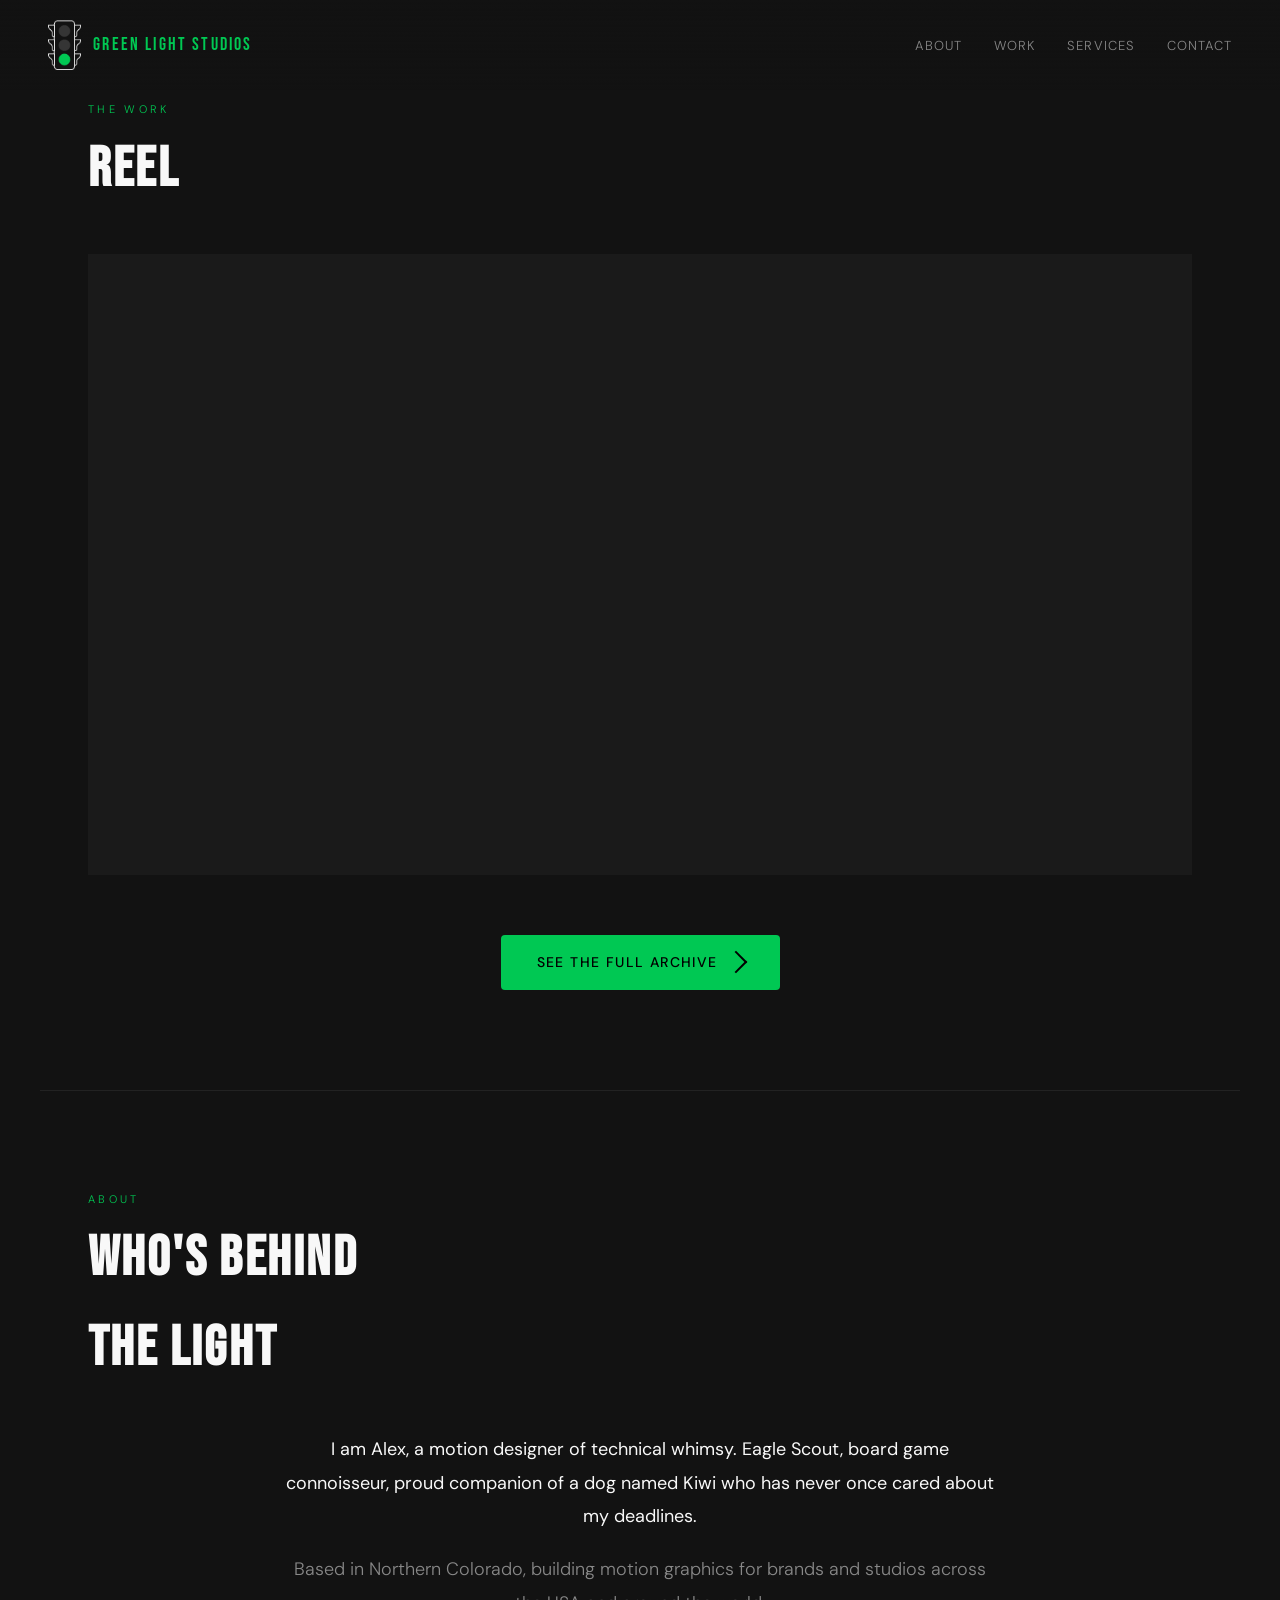
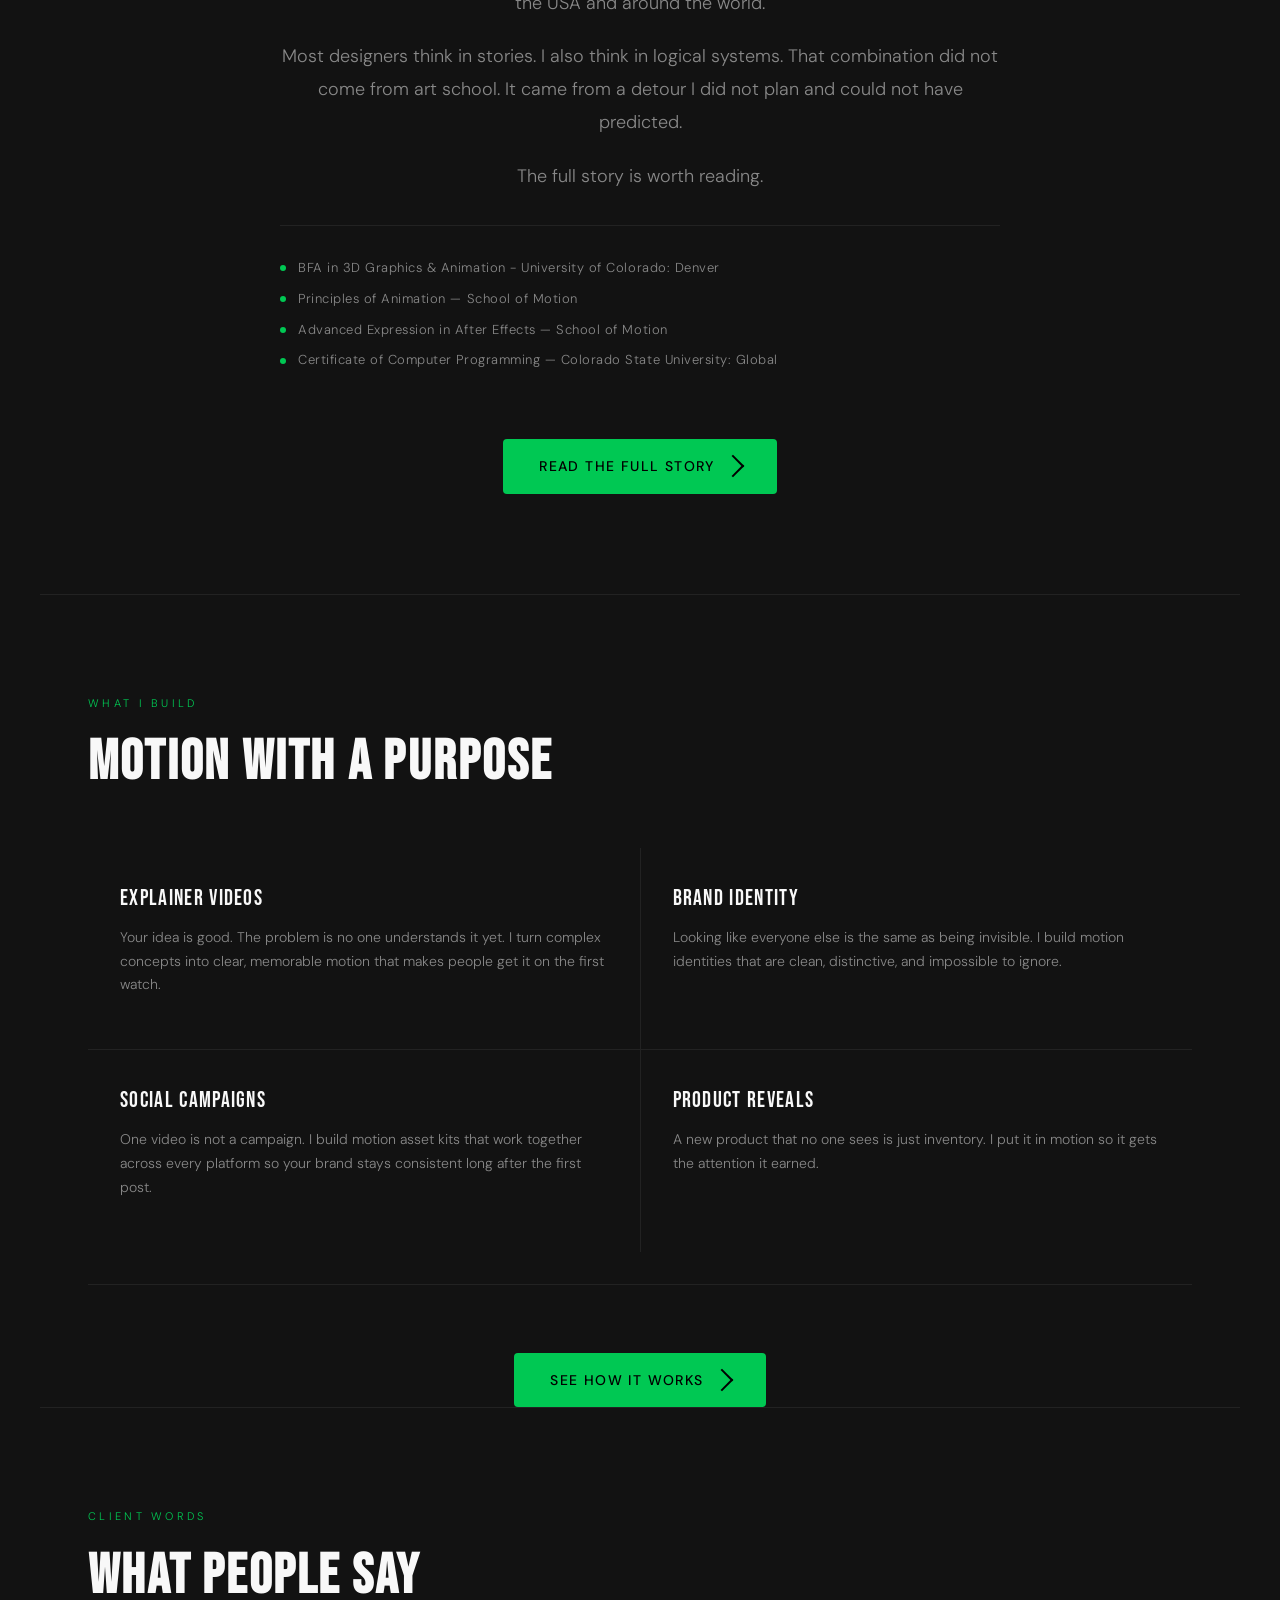
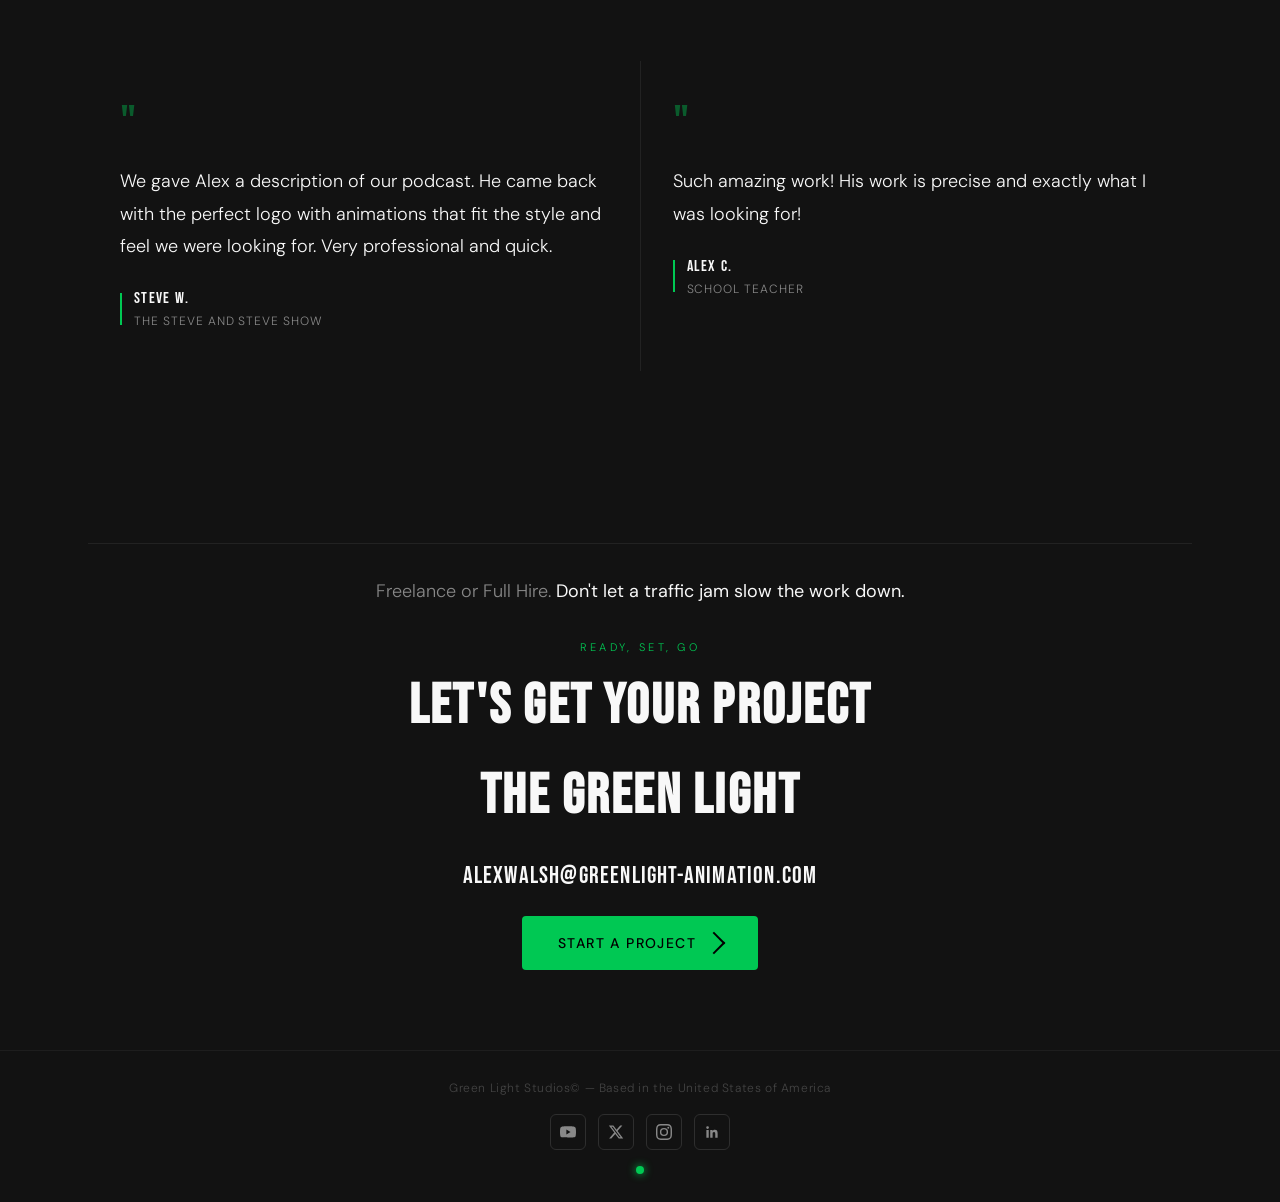
<file: index.html>
<!DOCTYPE html>
<html lang="en">
<head>
<meta charset="UTF-8">
<meta name="viewport" content="width=device-width, initial-scale=1.0">
<meta name="description" content="Motion designer specializing in automation and modular asset systems. Built for studios and brands that need work that scales past the project it was made for.">
<meta property="og:title" content="Green Light Studios — Motion That Moves People">
<meta property="og:description" content="Motion designer specializing in automation and modular asset systems. Built for studios and brands that need work that scales past the project it was made for.">
<meta property="og:image" content="https://greenlight-animation.com/assets/og-image.png">
<meta property="og:url" content="https://greenlight-animation.com">
<meta name="robots" content="index, follow">
<title>Green Light Studios | Motion Designer</title>
<link rel="icon" type="image/png" href="assets/favicon.png">
<link rel="preconnect" href="https://fonts.googleapis.com">
<link rel="canonical" href="https://greenlight-animation.com">
<link href="https://fonts.googleapis.com/css2?family=Bebas+Neue&family=DM+Sans:wght@300;400;500&display=swap" rel="stylesheet">
<link rel="stylesheet" href="styles.css">
<script type="application/ld+json">
{
  "@context": "https://schema.org",
  "@type": "LocalBusiness",
  "name": "Green Light Studios",
  "description": "Motion designer specializing in automation and modular asset systems. Built for studios and brands that need work that scales past the project it was made for.",
  "url": "https://greenlight-animation.com",
  "logo": "https://greenlight-animation.com/assets/favicon.png",
  "image": "https://greenlight-animation.com/assets/og-image.png",
  "email": "alexwalsh@greenlight-animation.com",
  "address": {
    "@type": "PostalAddress",
    "addressLocality": "Fort Collins",
    "addressRegion": "CO",
    "addressCountry": "US"
  },
  "geo": {
    "@type": "GeoCoordinates",
    "latitude": 40.5853,
    "longitude": -105.0844
  },
  "areaServed": [
    "Fort Collins, CO",
    "Greeley, CO",
    "Loveland, CO",
    "Windsor, CO",
    "Longmont, CO"
  ],
  "priceRange": "$$",
  "hasOfferCatalog": {
    "@type": "OfferCatalog",
    "name": "Motion Graphics Services",
    "itemListElement": [
     {
  "@type": "Offer",
  "itemOffered": {
    "@type": "Service",
    "name": "Brand Motion Identity",
    "description": "Motion identities built to stop traffic and make brands impossible to ignore across every platform."
    }
  },
  {
    "@type": "Offer",
    "itemOffered": {
      "@type": "Service",
      "name": "Explainer and Concept Animation",
      "description": "Complex ideas translated into clear, memorable motion that makes audiences stop and watch again."
    }
  },
  {
    "@type": "Offer",
    "itemOffered": {
      "@type": "Service",
      "name": "Modular Motion Systems",
      "description": "Automated and modular animation assets built to scale across projects and campaigns."
    }
}
    ]
  },
  "sameAs": [
    "https://www.youtube.com/@GreenLightStudiosPro",
    "https://x.com/Green_LightPro",
    "https://www.instagram.com/green_lightstudios/",
    "https://www.linkedin.com/in/wanderwalsh/"
  ]
}
</script>
</head>
<body>

<!-- NAV -->
<nav class="nav-fixed"> 
  <a href="#hero" class="nav-logo">
    <img src="assets/nav-logo.png" alt="Green Light Studios" height="50" style="display:block;">
    <span class="nav-wordmark">Green Light Studios</span>
  </a>
  <ul class="nav-links">
    <li><a href="/about">About</a></li>
    <li><a href="/archive">Work</a></li>
    <li><a href="/services">Services</a></li>
    <li><a href="#contact">Contact</a></li>
  </ul>
</nav>

<!-- PORTFOLIO -->
<section id="portfolio">
  <p class="section-label">The Work</p>
  <h2 class="section-title">Reel</h2>
  <div style="position:relative; aspect-ratio:16/9; width:100%; background: var(--dark);">
  <iframe
    src="https://framerate.tv/embed/86d2dc71-3883-42f5-9f69-edfa0718f604?loop=1&primary_color=%2523ffffff&track_color=%2523ffffff&theme=minimal"
    title="Reel"
    frameborder="0"
    style="position:absolute; top:0; left:0; width:100%; height:100%; border:none;"
    referrerpolicy="strict-origin-when-cross-origin"
    allow="autoplay; fullscreen; picture-in-picture; clipboard-write; encrypted-media; web-share"
    allowfullscreen>
  </iframe>
</div>
  <div style="margin-top: 1.5rem; text-align: center;">
  <a href="/archive" class="cta-btn">See the Full Archive<span class="cta-arrow"></span></a>
</div>
</section>

<!-- ABOUT -->
<section id="about">
  <p class="section-label">About</p>
  <h2 class="section-title">Who's Behind<br>the Light</h2>
  <div style="max-width: 720px; margin: 0 auto; text-align: center;">
    <p style="font-size: 18px; line-height: 1.85; color: var(--white); font-weight: 400; margin-bottom: 20px;">I am Alex, a motion designer of technical whimsy. Eagle Scout, board game connoisseur, proud companion of a dog named Kiwi who has never once cared about my deadlines.</p>
    <p style="font-size: 18px; line-height: 1.85; color: var(--gray-light); margin-bottom: 20px;">Based in Northern Colorado, building motion graphics for brands and studios across the USA and around the world.</p>
    <p style="font-size: 18px; line-height: 1.85; color: var(--gray-light); margin-bottom: 20px;">Most designers think in stories. I also think in logical systems. That combination did not come from art school. It came from a detour I did not plan and could not have predicted.</p>
    <p style="font-size: 18px; line-height: 1.85; color: var(--gray-light); margin-bottom: 20px;">The full story is worth reading.</p>
    <div class="about-creds">
      <div class="about-cred">BFA in 3D Graphics &amp; Animation - University of Colorado: Denver</div>
      <div class="about-cred">Principles of Animation — School of Motion</div>
      <div class="about-cred">Advanced Expression in After Effects — School of Motion</div>
      <div class="about-cred">Certificate of Computer Programming — Colorado State University: Global</div>
    </div>
    <div style="display: flex; justify-content: center; margin-top: 32px;">
      <a href="/about" class="cta-btn" style="color: #000;">Read the Full Story<span class="cta-arrow"></span></a>
    </div>
  </div>
</section>


<!-- SERVICES -->
<section id="services">
  <p class="section-label">What I Build</p>
  <h2 class="section-title">Motion With a Purpose</h2>
  <div class="services-list" style="grid-template-columns: repeat(2, 1fr);">

    <div class="service-card">
      <div class="service-header">
        <span class="service-name">Explainer Videos</span>
      </div>
      <p class="service-desc">Your idea is good. The problem is no one understands it yet. I turn complex concepts into clear, memorable motion that makes people get it on the first watch.</p>
    </div>

    <div class="service-card">
      <div class="service-header">
        <span class="service-name">Brand Identity</span>
      </div>
      <p class="service-desc">Looking like everyone else is the same as being invisible. I build motion identities that are clean, distinctive, and impossible to ignore.</p>
    </div>

    <div class="service-card">
      <div class="service-header">
        <span class="service-name">Social Campaigns</span>
      </div>
      <p class="service-desc">One video is not a campaign. I build motion asset kits that work together across every platform so your brand stays consistent long after the first post.</p>
    </div>

    <div class="service-card">
      <div class="service-header">
        <span class="service-name">Product Reveals</span>
      </div>
      <p class="service-desc">A new product that no one sees is just inventory. I put it in motion so it gets the attention it earned.</p>
    </div>

  </div>
  <div style="margin-top: 32px; padding-top: 32px; border-top: 1px solid #222; text-align: center;">
    <a href="/services" class="cta-btn">See How It Works<span class="cta-arrow"></span></a>
  </div>
</section>

<!-- TESTIMONIALS -->
<section id="testimonials" style="border-top: 1px solid #222;">
  <p class="section-label">Client Words</p>
  <h2 class="section-title">What People Say</h2>
  <div class="testimonial-grid">
    <div class="testimonial-card">
      <div class="testimonial-quote-mark">"</div>
      <p class="testimonial-text">We gave Alex a description of our podcast. He came back with the perfect logo with animations that fit the style and feel we were looking for. Very professional and quick.</p>
      <div class="testimonial-attribution">
        <div class="testimonial-bar"></div>
        <div>
          <div class="testimonial-name">Steve W.</div>
          <div class="testimonial-role">The Steve and Steve Show</div>
        </div>
      </div>
    </div>
    <div class="testimonial-card">
      <div class="testimonial-quote-mark">"</div>
      <p class="testimonial-text">Such amazing work! His work is precise and exactly what I was looking for!</p>
      <div class="testimonial-attribution">
        <div class="testimonial-bar"></div>
        <div>
          <div class="testimonial-name">Alex C.</div>
          <div class="testimonial-role">School Teacher</div>
        </div>
      </div>
    </div>
  </div>
</section>

<!-- CONTACT -->
<section id="contact">
  <div style="margin-top: 32px; padding-top: 32px; padding-bottom: 32px; border-top: 1px solid #222; text-align: center;">
  <p style="font-size: 18px; color: var(--gray-light); line-height: 1.7;">
      Freelance or Full Hire.
      <span style="color: var(--white); font-weight: 400;">Don't let a traffic jam slow the work down.</span>
    </p></div>
  <p class="section-label">READY, Set, Go</p>
  <h2 class="section-title">Let's Get Your Project<br>the Green Light</h2>
  <a href="mailto:alexwalsh@greenlight-animation.com" class="contact-email">alexwalsh@greenlight-animation.com</a>
  <a href="https://calendly.com/alexwalsh-greenlight-animation/newclientmeeting" target="_blank" class="cta-btn">Start a Project<span class="cta-arrow"></span></a>
</section>



<!-- FOOTER -->
<footer>
  <span class="footer-copy">Green Light Studios&copy; — Based in the United States of America</span>
  <div class="social-links">
    <a href="https://www.youtube.com/@GreenLightStudiosPro" class="social-link" aria-label="YouTube">
      <svg viewBox="0 0 24 24"><path d="M23.498 6.186a3.016 3.016 0 0 0-2.122-2.136C19.505 3.545 12 3.545 12 3.545s-7.505 0-9.377.505A3.017 3.017 0 0 0 .502 6.186C0 8.07 0 12 0 12s0 3.93.502 5.814a3.016 3.016 0 0 0 2.122 2.136c1.871.505 9.376.505 9.376.505s7.505 0 9.377-.505a3.015 3.015 0 0 0 2.122-2.136C24 15.93 24 12 24 12s0-3.93-.502-5.814zM9.545 15.568V8.432L15.818 12l-6.273 3.568z"/></svg>
    </a>
    <a href="https://x.com/Green_LightPro" class="social-link" aria-label="Twitter / X">
      <svg viewBox="0 0 24 24"><path d="M18.244 2.25h3.308l-7.227 8.26 8.502 11.24H16.17l-5.214-6.817L4.99 21.75H1.68l7.73-8.835L1.254 2.25H8.08l4.713 6.231zm-1.161 17.52h1.833L7.084 4.126H5.117z"/></svg>
    </a>
    <a href="https://www.instagram.com/green_lightstudios/" class="social-link" aria-label="Instagram">
      <svg viewBox="0 0 24 24"><path d="M12 2.163c3.204 0 3.584.012 4.85.07 3.252.148 4.771 1.691 4.919 4.919.058 1.265.069 1.645.069 4.849 0 3.205-.012 3.584-.069 4.849-.149 3.225-1.664 4.771-4.919 4.919-1.266.058-1.644.07-4.85.07-3.204 0-3.584-.012-4.849-.07-3.26-.149-4.771-1.699-4.919-4.92-.058-1.265-.07-1.644-.07-4.849 0-3.204.013-3.583.07-4.849.149-3.227 1.664-4.771 4.919-4.919 1.266-.057 1.645-.069 4.849-.069zM12 0C8.741 0 8.333.014 7.053.072 2.695.272.273 2.69.073 7.052.014 8.333 0 8.741 0 12c0 3.259.014 3.668.072 4.948.2 4.358 2.618 6.78 6.98 6.98C8.333 23.986 8.741 24 12 24c3.259 0 3.668-.014 4.948-.072 4.354-.2 6.782-2.618 6.979-6.98.059-1.28.073-1.689.073-4.948 0-3.259-.014-3.667-.072-4.947-.196-4.354-2.617-6.78-6.979-6.98C15.668.014 15.259 0 12 0zm0 5.838a6.162 6.162 0 1 0 0 12.324 6.162 6.162 0 0 0 0-12.324zM12 16a4 4 0 1 1 0-8 4 4 0 0 1 0 8zm6.406-11.845a1.44 1.44 0 1 0 0 2.881 1.44 1.44 0 0 0 0-2.881z"/></svg>
    </a>
    <a href="https://www.linkedin.com/in/wanderwalsh/" class="social-link" aria-label="LinkedIn">
      <svg viewBox="0 0 24 24"><path d="M20.447 20.452h-3.554v-5.569c0-1.328-.027-3.037-1.852-3.037-1.853 0-2.136 1.445-2.136 2.939v5.667H9.351V9h3.414v1.561h.046c.477-.9 1.637-1.85 3.37-1.85 3.601 0 4.267 2.37 4.267 5.455v6.286zM5.337 7.433a2.062 2.062 0 0 1-2.063-2.065 2.064 2.064 0 1 1 2.063 2.065zm1.782 13.019H3.555V9h3.564v11.452zM22.225 0H1.771C.792 0 .774 0 1.729v20.542C0 23.227.792 24 1.771 24h20.451C23.2 24 24 23.227 24 22.271V1.729C24 .774 23.2 0 22.222 0h.003z"/></svg>
    </a>
  </div>
  <div class="footer-green"></div>
</footer>

</body>
</html>
</file>
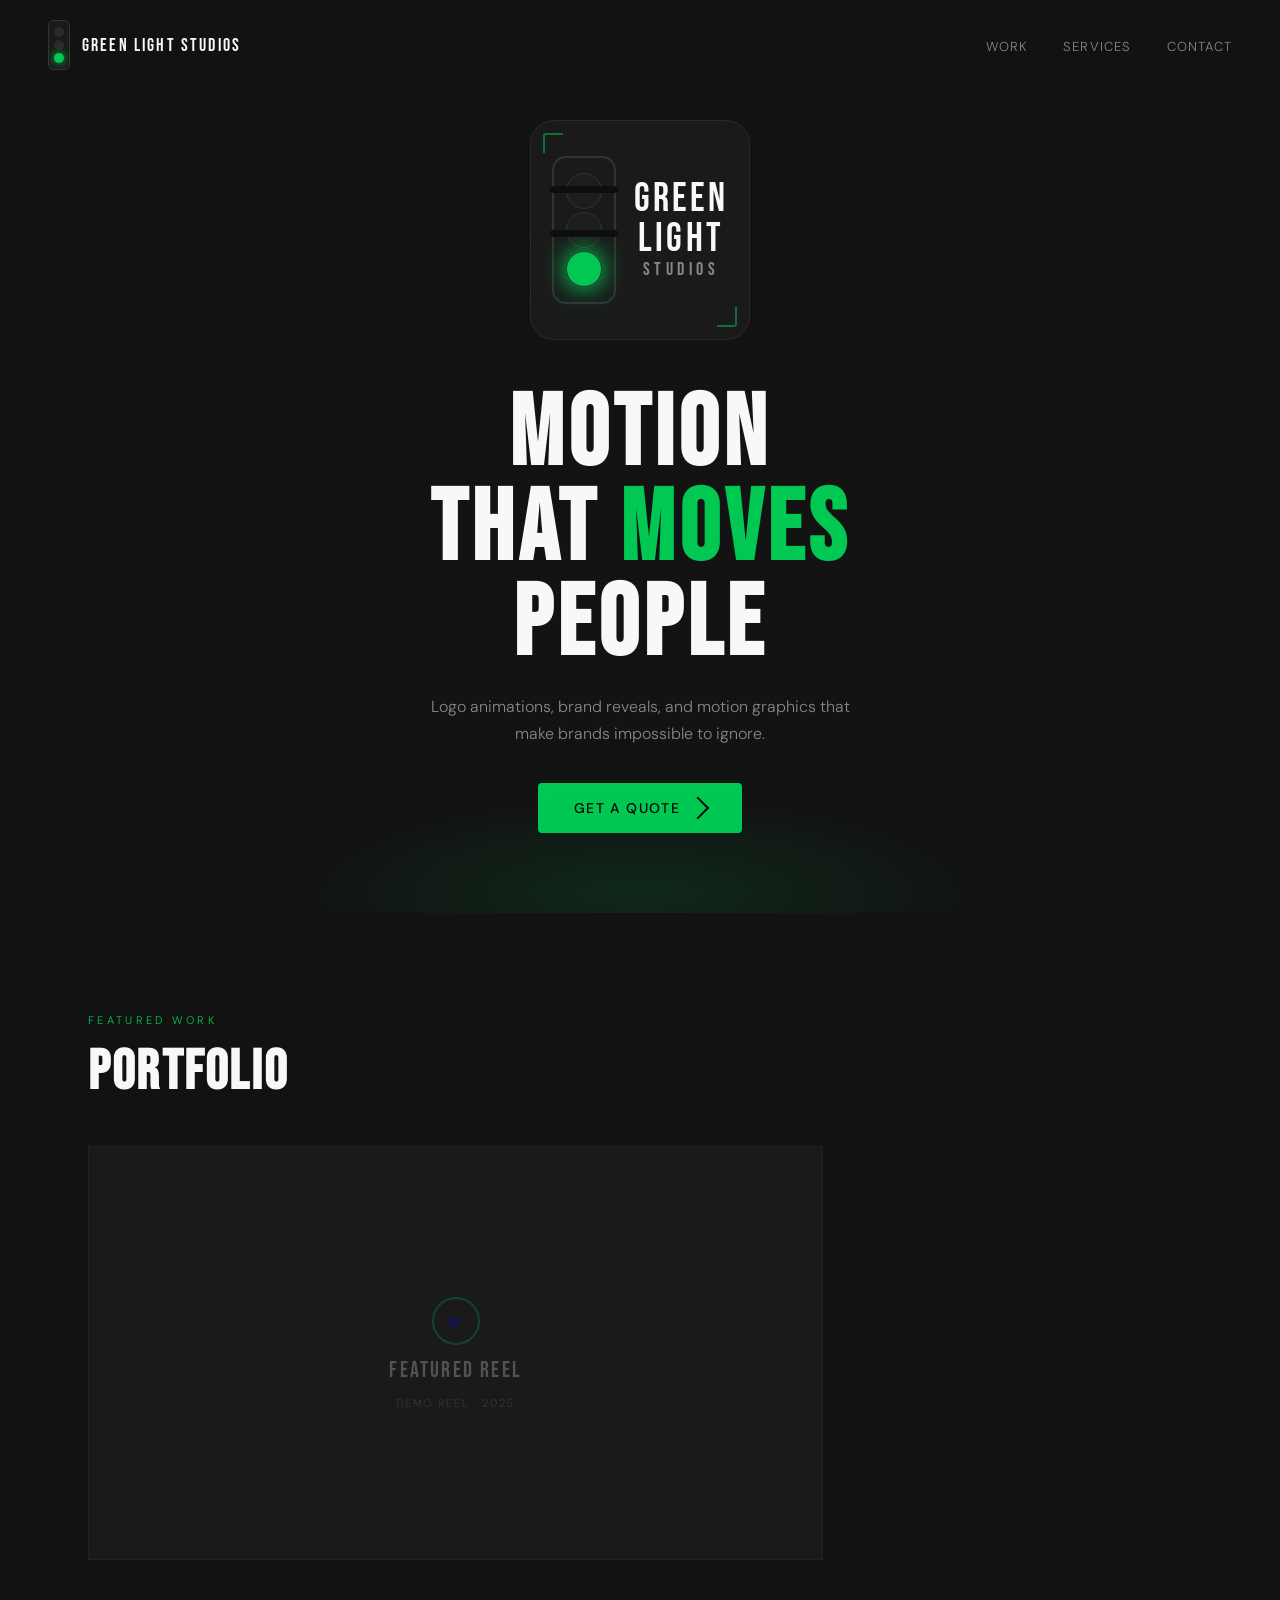
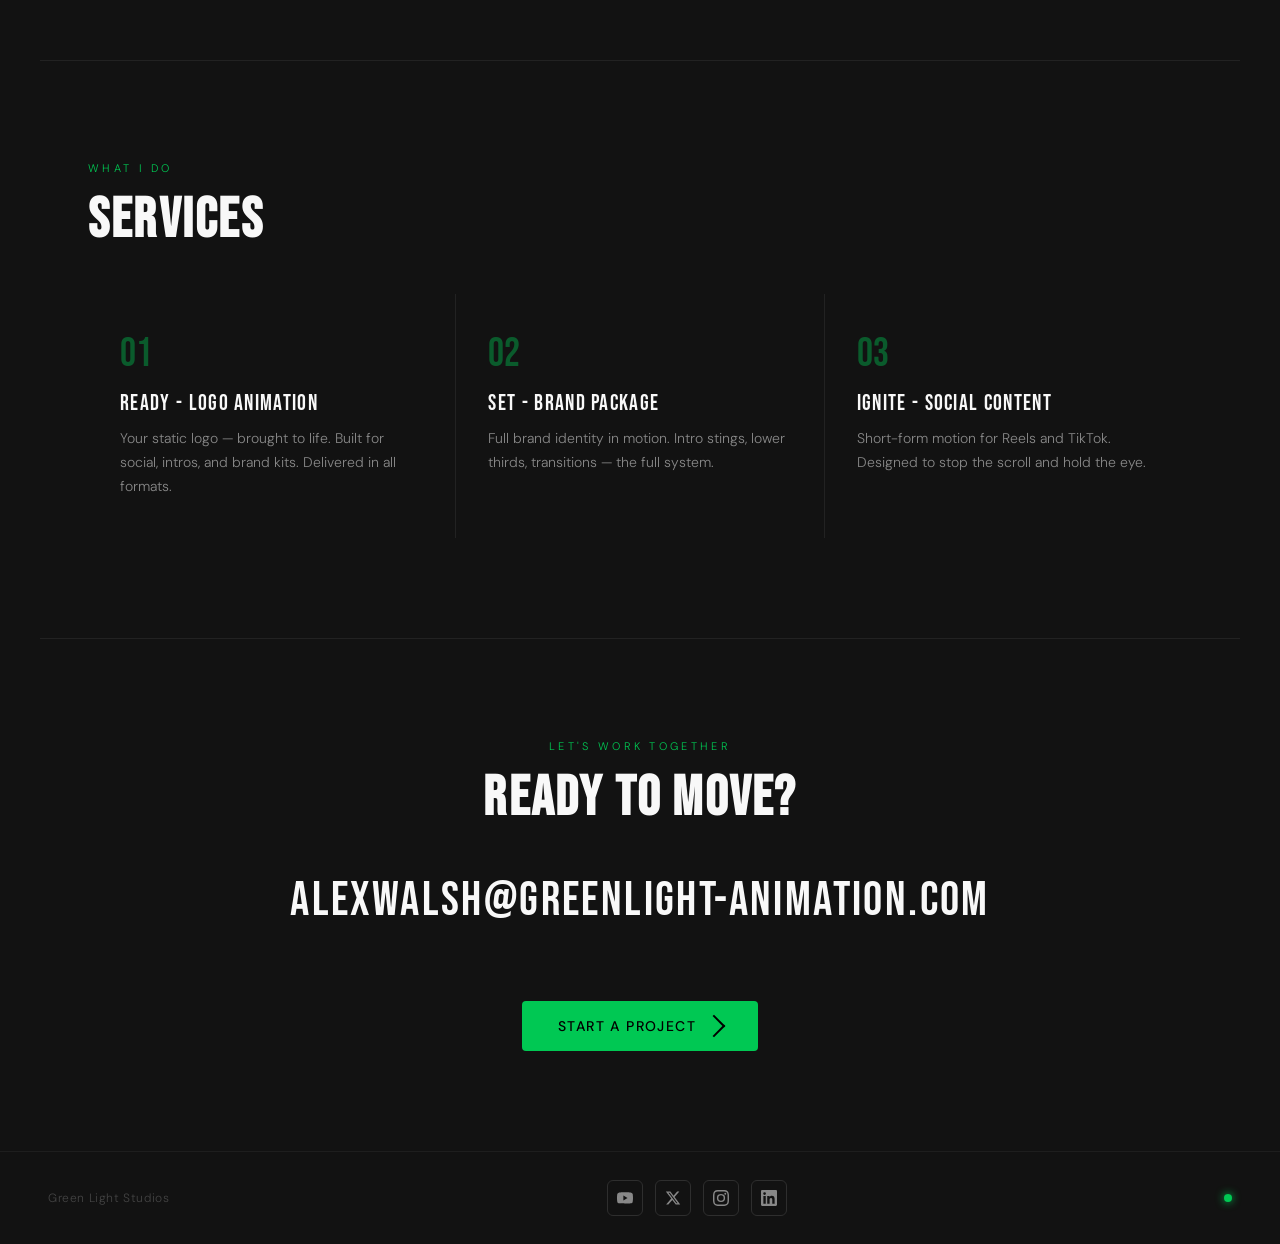
<file: public_html/index.html>
<!DOCTYPE html>
<html lang="en">
<head>
<meta charset="UTF-8">
<meta name="viewport" content="width=device-width, initial-scale=1.0">
<title>Green Light Studios</title>
<link rel="preconnect" href="https://fonts.googleapis.com">
<link href="https://fonts.googleapis.com/css2?family=Bebas+Neue&family=DM+Sans:wght@300;400;500&display=swap" rel="stylesheet">
<style>
  :root {
    --black: #121212;
    --dark: #1a1a1a;
    --green: #00C853;
    --green-dim: #00a844;
    --white: #F8F8F8;
    --gray: #444;
    --gray-light: #888;
  }

  *, *::before, *::after { box-sizing: border-box; margin: 0; padding: 0; }
  html { scroll-behavior: smooth; }
  body {
    background: var(--black);
    color: var(--white);
    font-family: 'DM Sans', sans-serif;
    font-weight: 300;
    overflow-x: hidden;
  }

  /* NAV */
  nav {
    position: fixed;
    top: 0; left: 0; right: 0;
    z-index: 100;
    display: flex;
    justify-content: space-between;
    align-items: center;
    padding: 20px 48px;
    background: linear-gradient(to bottom, rgba(18,18,18,0.95), transparent);
  }
  .nav-logo { display: flex; align-items: center; gap: 12px; text-decoration: none; }
  .stoplight-sm {
    width: 22px; height: 50px;
    background: var(--dark);
    border-radius: 5px;
    display: flex; flex-direction: column;
    align-items: center; justify-content: space-around;
    padding: 5px 0;
    border: 1px solid #333;
    flex-shrink: 0;
  }
  .light-sm { width: 10px; height: 10px; border-radius: 50%; background: #2a2a2a; }
  .light-sm.active { background: var(--green); box-shadow: 0 0 8px var(--green); }
  .nav-wordmark { font-family: 'Bebas Neue', sans-serif; font-size: 18px; letter-spacing: 0.12em; color: var(--white); }
  .nav-links { display: flex; gap: 36px; list-style: none; }
  .nav-links a { color: var(--gray-light); text-decoration: none; font-size: 13px; letter-spacing: 0.08em; text-transform: uppercase; transition: color 0.2s; }
  .nav-links a:hover { color: var(--green); }

  /* HERO */
  #hero {
    min-height: 100vh;
    display: flex; flex-direction: column;
    align-items: center; justify-content: center;
    text-align: center;
    padding: 120px 24px 80px;
    position: relative; overflow: hidden;
  }
  #hero::before {
    content: ''; position: absolute; inset: 0;
    background: repeating-linear-gradient(0deg, transparent, transparent 3px, rgba(0,200,83,0.015) 3px, rgba(0,200,83,0.015) 4px);
    pointer-events: none;
  }
  #hero::after {
    content: ''; position: absolute; bottom: -80px; left: 50%; transform: translateX(-50%);
    width: 700px; height: 200px;
    background: radial-gradient(ellipse, rgba(0,200,83,0.12) 0%, transparent 70%);
    pointer-events: none;
  }

  /* LOGO STAGE */
  .logo-stage {
    width: 220px; height: 220px;
    background: var(--dark);
    border: 1px solid #2a2a2a;
    border-radius: 24px;
    display: flex; align-items: center; justify-content: center;
    margin-bottom: 48px;
    position: relative; overflow: hidden;
  }
  .logo-stage::before, .logo-stage::after {
    content: ''; position: absolute;
    width: 20px; height: 20px;
    border-color: var(--green); border-style: solid; opacity: 0.5;
  }
  .logo-stage::before { top: 12px; left: 12px; border-width: 2px 0 0 2px; border-radius: 3px 0 0 0; }
  .logo-stage::after  { bottom: 12px; right: 12px; border-width: 0 2px 2px 0; border-radius: 0 0 3px 0; }
  .stoplight-logo {
    width: 64px; height: 148px;
    background: var(--dark);
    border-radius: 14px;
    display: flex; flex-direction: column;
    align-items: center; justify-content: space-around;
    padding: 14px 0;
    border: 2px solid #333;
    position: relative;
    animation: logo-appear 1.2s ease forwards;
    opacity: 0;
  }
  .stoplight-logo::before, .stoplight-logo::after {
    content: ''; position: absolute;
    left: -4px; right: -4px; height: 7px;
    background: #0e0e0e; border-radius: 3px;
  }
  .stoplight-logo::before { top: 28px; }
  .stoplight-logo::after  { top: 72px; }
  .light-lg { width: 36px; height: 36px; border-radius: 50%; background: #1e1e1e; border: 1px solid #333; }
  .light-lg.green { animation: light-on 0.6s ease 1.4s forwards; }
  .logo-lockup { display: flex; flex-direction: column; align-items: center; gap: 0; animation: fade-up 0.8s ease 0.8s forwards; opacity: 0; }
  .logo-line1 { font-family: 'Bebas Neue', sans-serif; font-size: 13px; letter-spacing: 0.3em; color: var(--green); }
  .logo-line2 { font-family: 'Bebas Neue', sans-serif; font-size: 40px; letter-spacing: 0.08em; color: var(--white); line-height: 1; }
  .logo-line3 { font-family: 'Bebas Neue', sans-serif; font-size: 18px; letter-spacing: 0.25em; color: var(--gray-light); line-height: 1.2; }

  .hero-tagline {
    font-family: 'Bebas Neue', sans-serif;
    font-size: clamp(52px, 9vw, 100px);
    letter-spacing: 0.05em; line-height: 0.95;
    color: var(--white);
    animation: fade-up 0.9s ease 0.2s forwards; opacity: 0;
  }
  .hero-tagline span { color: var(--green); }
  .hero-sub {
    margin-top: 20px; font-size: 16px; color: var(--gray-light);
    max-width: 440px; line-height: 1.7;
    animation: fade-up 0.9s ease 0.4s forwards; opacity: 0;
  }

  /* CTA */
  .cta-btn {
    display: inline-flex; align-items: center; gap: 10px;
    margin-top: 36px; padding: 16px 36px;
    background: var(--green); color: #000;
    font-family: 'DM Sans', sans-serif; font-weight: 500;
    font-size: 14px; letter-spacing: 0.1em; text-transform: uppercase;
    text-decoration: none; border-radius: 4px; border: none; cursor: pointer;
    transition: background 0.2s, transform 0.15s, box-shadow 0.2s;
    animation: fade-up 0.9s ease 0.6s forwards; opacity: 0;
  }
  .cta-btn:hover { background: var(--green-dim); transform: translateY(-2px); box-shadow: 0 8px 32px rgba(0,200,83,0.3); }
  .cta-btn:active { transform: translateY(0); }
  .cta-arrow { width: 16px; height: 16px; border-top: 2px solid #000; border-right: 2px solid #000; transform: rotate(45deg); transition: transform 0.2s; }
  .cta-btn:hover .cta-arrow { transform: rotate(45deg) translate(2px,-2px); }

  /* SHARED SECTION */
  section { padding: 100px 48px; max-width: 1200px; margin: 0 auto; }
  .section-label { font-size: 11px; letter-spacing: 0.3em; text-transform: uppercase; color: var(--green); margin-bottom: 12px; }
  .section-title { font-family: 'Bebas Neue', sans-serif; font-size: clamp(36px, 5vw, 56px); letter-spacing: 0.04em; color: var(--white); margin-bottom: 40px; }

  /* PORTFOLIO */
  #portfolio { max-width: 1200px; padding: 100px 48px; margin: 0 auto; }
  .portfolio-grid { display: grid; grid-template-columns: repeat(3, 1fr); gap: 2px; }
  .portfolio-item { position: relative; aspect-ratio: 9/16; background: var(--dark); overflow: hidden; cursor: pointer; }
  .portfolio-item:first-child { grid-column: span 2; aspect-ratio: 16/9; }
  .portfolio-thumb { width: 100%; height: 100%; display: flex; align-items: center; justify-content: center; background: var(--dark); border: 1px solid #222; transition: border-color 0.3s; }
  .portfolio-item:hover .portfolio-thumb { border-color: var(--green); }
  .thumb-inner { display: flex; flex-direction: column; align-items: center; gap: 12px; opacity: 0.25; transition: opacity 0.3s; padding: 20px; text-align: center; }
  .portfolio-item:hover .thumb-inner { opacity: 0.6; }
  .thumb-icon { width: 48px; height: 48px; border: 2px solid var(--green); border-radius: 50%; display: flex; align-items: center; justify-content: center; }
  .thumb-label { font-family: 'Bebas Neue', sans-serif; font-size: 22px; letter-spacing: 0.1em; color: var(--white); }
  .thumb-type { font-size: 11px; letter-spacing: 0.15em; color: var(--gray-light); text-transform: uppercase; }
  .portfolio-overlay { position: absolute; inset: 0; background: rgba(0,200,83,0.06); opacity: 0; transition: opacity 0.3s; display: flex; align-items: flex-end; padding: 20px; }
  .portfolio-item:hover .portfolio-overlay { opacity: 1; }
  .overlay-tag { font-size: 11px; letter-spacing: 0.15em; text-transform: uppercase; color: var(--green); border: 1px solid var(--green); padding: 4px 10px; border-radius: 2px; }

  /* SERVICES */
  #services { border-top: 1px solid #222; }
  .services-list { display: grid; grid-template-columns: repeat(3, 1fr); gap: 1px; background: #222; margin-top: 8px; }
  .service-card { background: var(--black); padding: 40px 32px; transition: background 0.2s; }
  .service-card:hover { background: var(--dark); }
  .service-num { font-family: 'Bebas Neue', sans-serif; font-size: 40px; color: var(--green); opacity: 0.4; line-height: 1; margin-bottom: 16px; }
  .service-name { font-family: 'Bebas Neue', sans-serif; font-size: 22px; letter-spacing: 0.06em; color: var(--white); margin-bottom: 10px; }
  .service-desc { font-size: 14px; color: var(--gray-light); line-height: 1.7; }

  /* CONTACT */
  #contact { border-top: 1px solid #222; text-align: center; }
  .contact-email { font-family: 'Bebas Neue', sans-serif; font-size: clamp(28px, 4vw, 48px); color: var(--white); text-decoration: none; letter-spacing: 0.05em; transition: color 0.2s; display: block; margin-bottom: 36px; }
  .contact-email:hover { color: var(--green); }

  /* FOOTER */
  footer {
    border-top: 1px solid #1e1e1e;
    padding: 28px 48px;
    display: flex; justify-content: space-between; align-items: center; gap: 20px;
  }
  .footer-copy { font-size: 12px; color: var(--gray); letter-spacing: 0.05em; }

  /* SOCIAL ICONS */
  .social-links { display: flex; align-items: center; gap: 12px; }
  .social-link {
    display: flex; align-items: center; justify-content: center;
    width: 36px; height: 36px;
    border: 1px solid #2e2e2e;
    border-radius: 6px;
    color: var(--gray-light);
    text-decoration: none;
    transition: color 0.2s, border-color 0.2s, background 0.2s;
  }
  .social-link:hover { color: var(--green); border-color: var(--green); background: rgba(0,200,83,0.06); }
  .social-link svg { width: 16px; height: 16px; fill: currentColor; display: block; }

  .footer-green { width: 8px; height: 8px; border-radius: 50%; background: var(--green); box-shadow: 0 0 8px var(--green); animation: pulse 2s infinite; flex-shrink: 0; }

  /* KEYFRAMES */
  @keyframes fade-up { from { opacity: 0; transform: translateY(24px); } to { opacity: 1; transform: translateY(0); } }
  @keyframes logo-appear { from { opacity: 0; transform: scale(0.85); } to { opacity: 1; transform: scale(1); } }
  @keyframes light-on { from { background: #1e1e1e; box-shadow: none; } to { background: var(--green); box-shadow: 0 0 20px var(--green), 0 0 40px rgba(0,200,83,0.4); } }
  @keyframes pulse { 0%, 100% { opacity: 1; } 50% { opacity: 0.4; } }

  /* RESPONSIVE */
  @media (max-width: 768px) {
    nav { padding: 16px 20px; }
    .nav-links { display: none; }
    section, #portfolio, #contact { padding: 60px 20px; }
    .portfolio-grid { grid-template-columns: 1fr; }
    .portfolio-item:first-child { grid-column: span 1; aspect-ratio: 16/9; }
    .services-list { grid-template-columns: 1fr; }
    footer { flex-direction: column; text-align: center; }
  }
</style>
</head>
<body>

<!-- NAV -->
<nav>
  <a href="#hero" class="nav-logo">
    <div class="stoplight-sm">
      <div class="light-sm"></div>
      <div class="light-sm"></div>
      <div class="light-sm active"></div>
    </div>
    <span class="nav-wordmark">Green Light Studios</span>
  </a>
  <ul class="nav-links">
    <li><a href="#portfolio">Work</a></li>
    <li><a href="#services">Services</a></li>
    <li><a href="#contact">Contact</a></li>
  </ul>
</nav>

<!-- HERO -->
<section id="hero">
  <div class="logo-stage">
    <div style="display:flex;align-items:center;gap:18px;">
      <div class="stoplight-logo">
        <div class="light-lg"></div>
        <div class="light-lg"></div>
        <div class="light-lg green"></div>
      </div>
      <div class="logo-lockup">
        <span class="logo-line2">Green<br>Light</span>
        <span class="logo-line3">Studios</span>
      </div>
    </div>
  </div>
  <h1 class="hero-tagline">Motion<br>That <span>Moves</span><br>People</h1>
  <p class="hero-sub">Logo animations, brand reveals, and motion graphics that make brands impossible to ignore.</p>
 <a href="https://calendly.com/alexwalsh-greenlight-animation/newclientmeeting" target="_blank" class="cta-btn">Get a Quote<span class="cta-arrow"></span></a>
</section>

<!-- PORTFOLIO -->
<a href="https://www.youtube.com/watch?v=VdPG-ewTjTA" target="_blank" style="text-decoration:none;">
  <div id="portfolio">
    <p class="section-label">Featured Work</p>
    <h2 class="section-title">Portfolio</h2>
    <div class="portfolio-grid">
      <div class="portfolio-item">
        <div class="portfolio-thumb"><div class="thumb-inner"><div class="thumb-icon">&#9654;</div><span class="thumb-label">Featured Reel</span><span class="thumb-type">Demo Reel &middot; 2025</span></div></div>
        <div class="portfolio-overlay"><span class="overlay-tag">Play Reel</span></div>
      </div>
    </div>
  </div>
</a>

<!-- SERVICES -->
<section id="services">
  <p class="section-label">What I Do</p>
  <h2 class="section-title">Services</h2>
  <div class="services-list">
    <div class="service-card">
      <div class="service-num">01</div>
      <div class="service-name">Ready - Logo Animation</div>
      <p class="service-desc">Your static logo — brought to life. Built for social, intros, and brand kits. Delivered in all formats.</p>
    </div>
    <div class="service-card">
      <div class="service-num">02</div>
      <div class="service-name">Set - Brand Package</div>
      <p class="service-desc">Full brand identity in motion. Intro stings, lower thirds, transitions — the full system.</p>
    </div>
    <div class="service-card">
      <div class="service-num">03</div>
      <div class="service-name">Ignite - Social Content</div>
      <p class="service-desc">Short-form motion for Reels and TikTok. Designed to stop the scroll and hold the eye.</p>
    </div>
  </div>
</section>

<!-- CONTACT -->
<section id="contact">
  <p class="section-label">Let's Work Together</p>
  <h2 class="section-title">Ready to move?</h2>
  <a href="mailto:alexwalsh@greenlight-animation.com" class="contact-email">alexwalsh@greenlight-animation.com</a>
  <a href="https://calendly.com/alexwalsh-greenlight-animation/newclientmeeting" target="_blank" class="cta-btn style="margin:0 auto;">Start a Project<span class="cta-arrow"></span></a>
</section>

<!-- FOOTER -->
<footer>
  <span class="footer-copy">Green Light Studios</span>

  <div class="social-links">

    <!-- YouTube -->
    <a href="https://www.youtube.com/@GreenLightStudiosPro" class="social-link" aria-label="YouTube">
      <svg viewBox="0 0 24 24"><path d="M23.498 6.186a3.016 3.016 0 0 0-2.122-2.136C19.505 3.545 12 3.545 12 3.545s-7.505 0-9.377.505A3.017 3.017 0 0 0 .502 6.186C0 8.07 0 12 0 12s0 3.93.502 5.814a3.016 3.016 0 0 0 2.122 2.136c1.871.505 9.376.505 9.376.505s7.505 0 9.377-.505a3.015 3.015 0 0 0 2.122-2.136C24 15.93 24 12 24 12s0-3.93-.502-5.814zM9.545 15.568V8.432L15.818 12l-6.273 3.568z"/></svg>
    </a>

    <!-- X / Twitter -->
    <a href="#" class="social-link" aria-label="Twitter / X">
      <svg viewBox="0 0 24 24"><path d="M18.244 2.25h3.308l-7.227 8.26 8.502 11.24H16.17l-5.214-6.817L4.99 21.75H1.68l7.73-8.835L1.254 2.25H8.08l4.713 6.231zm-1.161 17.52h1.833L7.084 4.126H5.117z"/></svg>
    </a>

    <!-- Instagram -->
    <a href="https://www.instagram.com/green_lightstudios/" class="social-link" aria-label="Instagram">
      <svg viewBox="0 0 24 24"><path d="M12 2.163c3.204 0 3.584.012 4.85.07 3.252.148 4.771 1.691 4.919 4.919.058 1.265.069 1.645.069 4.849 0 3.205-.012 3.584-.069 4.849-.149 3.225-1.664 4.771-4.919 4.919-1.266.058-1.644.07-4.85.07-3.204 0-3.584-.012-4.849-.07-3.26-.149-4.771-1.699-4.919-4.92-.058-1.265-.07-1.644-.07-4.849 0-3.204.013-3.583.07-4.849.149-3.227 1.664-4.771 4.919-4.919 1.266-.057 1.645-.069 4.849-.069zM12 0C8.741 0 8.333.014 7.053.072 2.695.272.273 2.69.073 7.052.014 8.333 0 8.741 0 12c0 3.259.014 3.668.072 4.948.2 4.358 2.618 6.78 6.98 6.98C8.333 23.986 8.741 24 12 24c3.259 0 3.668-.014 4.948-.072 4.354-.2 6.782-2.618 6.979-6.98.059-1.28.073-1.689.073-4.948 0-3.259-.014-3.667-.072-4.947-.196-4.354-2.617-6.78-6.979-6.98C15.668.014 15.259 0 12 0zm0 5.838a6.162 6.162 0 1 0 0 12.324 6.162 6.162 0 0 0 0-12.324zM12 16a4 4 0 1 1 0-8 4 4 0 0 1 0 8zm6.406-11.845a1.44 1.44 0 1 0 0 2.881 1.44 1.44 0 0 0 0-2.881z"/></svg>
    </a>

    <!-- LinkedIn -->
    <a href="https://www.linkedin.com/in/wanderwalsh/" class="social-link" aria-label="LinkedIn">
      <svg viewBox="0 0 24 24"><path d="M20.447 20.452h-3.554v-5.569c0-1.328-.027-3.037-1.852-3.037-1.853 0-2.136 1.445-2.136 2.939v5.667H9.351V9h3.414v1.561h.046c.477-.9 1.637-1.85 3.37-1.85 3.601 0 4.267 2.37 4.267 5.455v6.286zM5.337 7.433a2.062 2.062 0 0 1-2.063-2.065 2.064 2.064 0 1 1 2.063 2.065zm1.782 13.019H3.555V9h3.564v11.452zM22.225 0H1.771C.792 0 0 .774 0 1.729v20.542C0 23.227.792 24 1.771 24h20.451C23.2 24 24 23.227 24 22.271V1.729C24 .774 23.2 0 22.222 0h.003z"/></svg>
    </a>

  </div>

  <div class="footer-green"></div>
</footer>

</body>
</html>
</file>
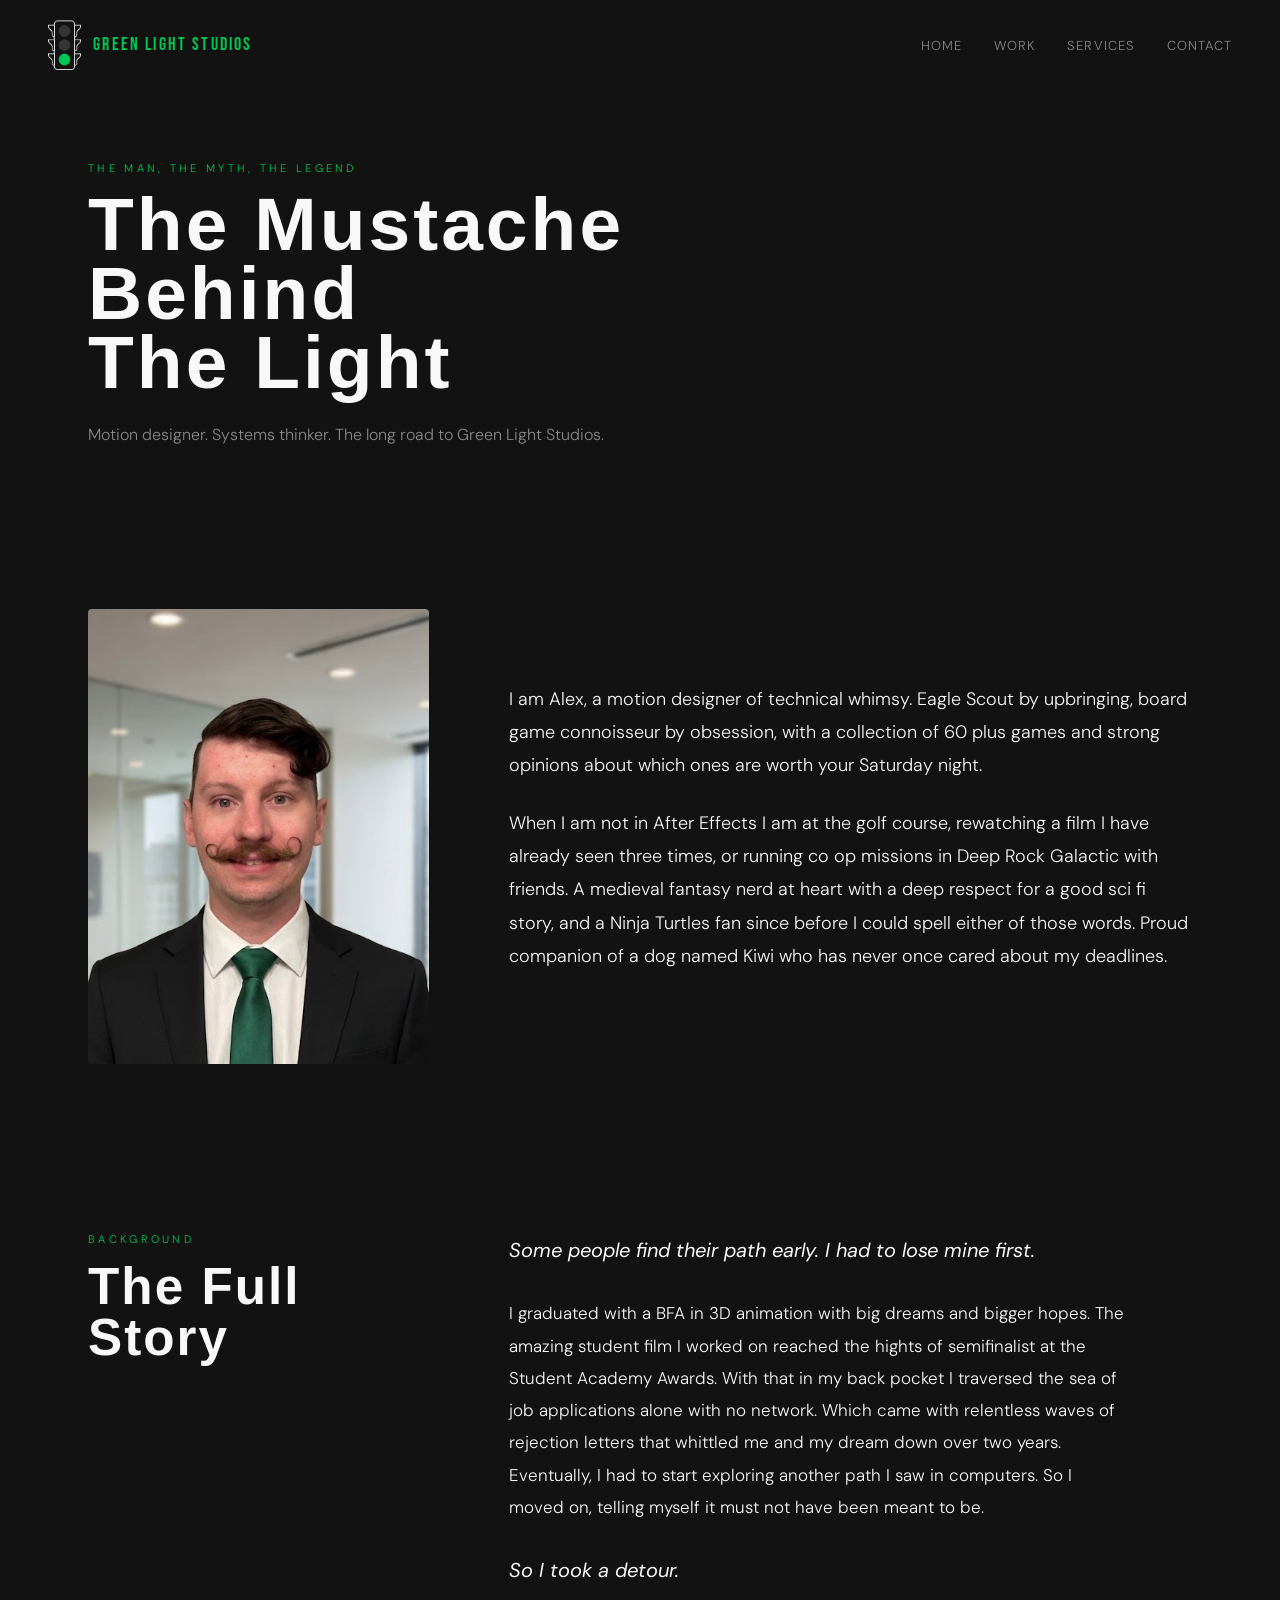
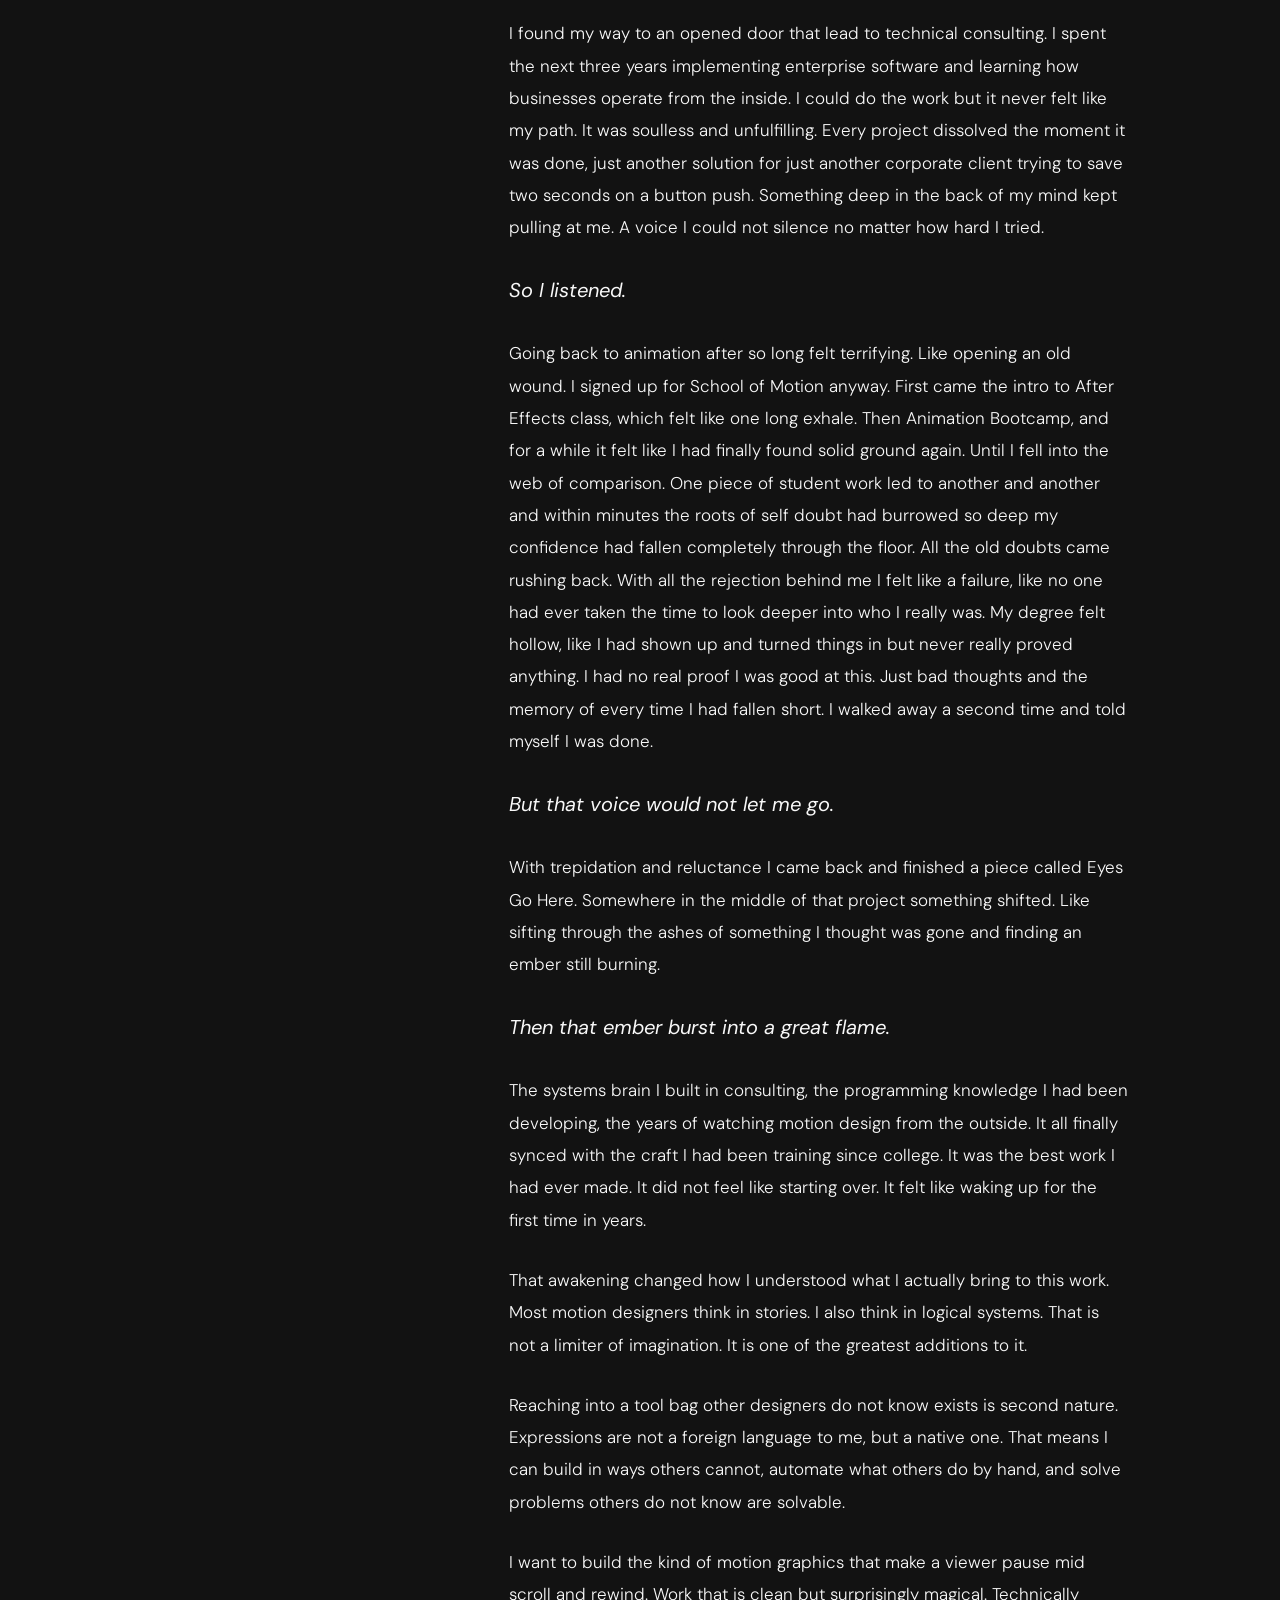
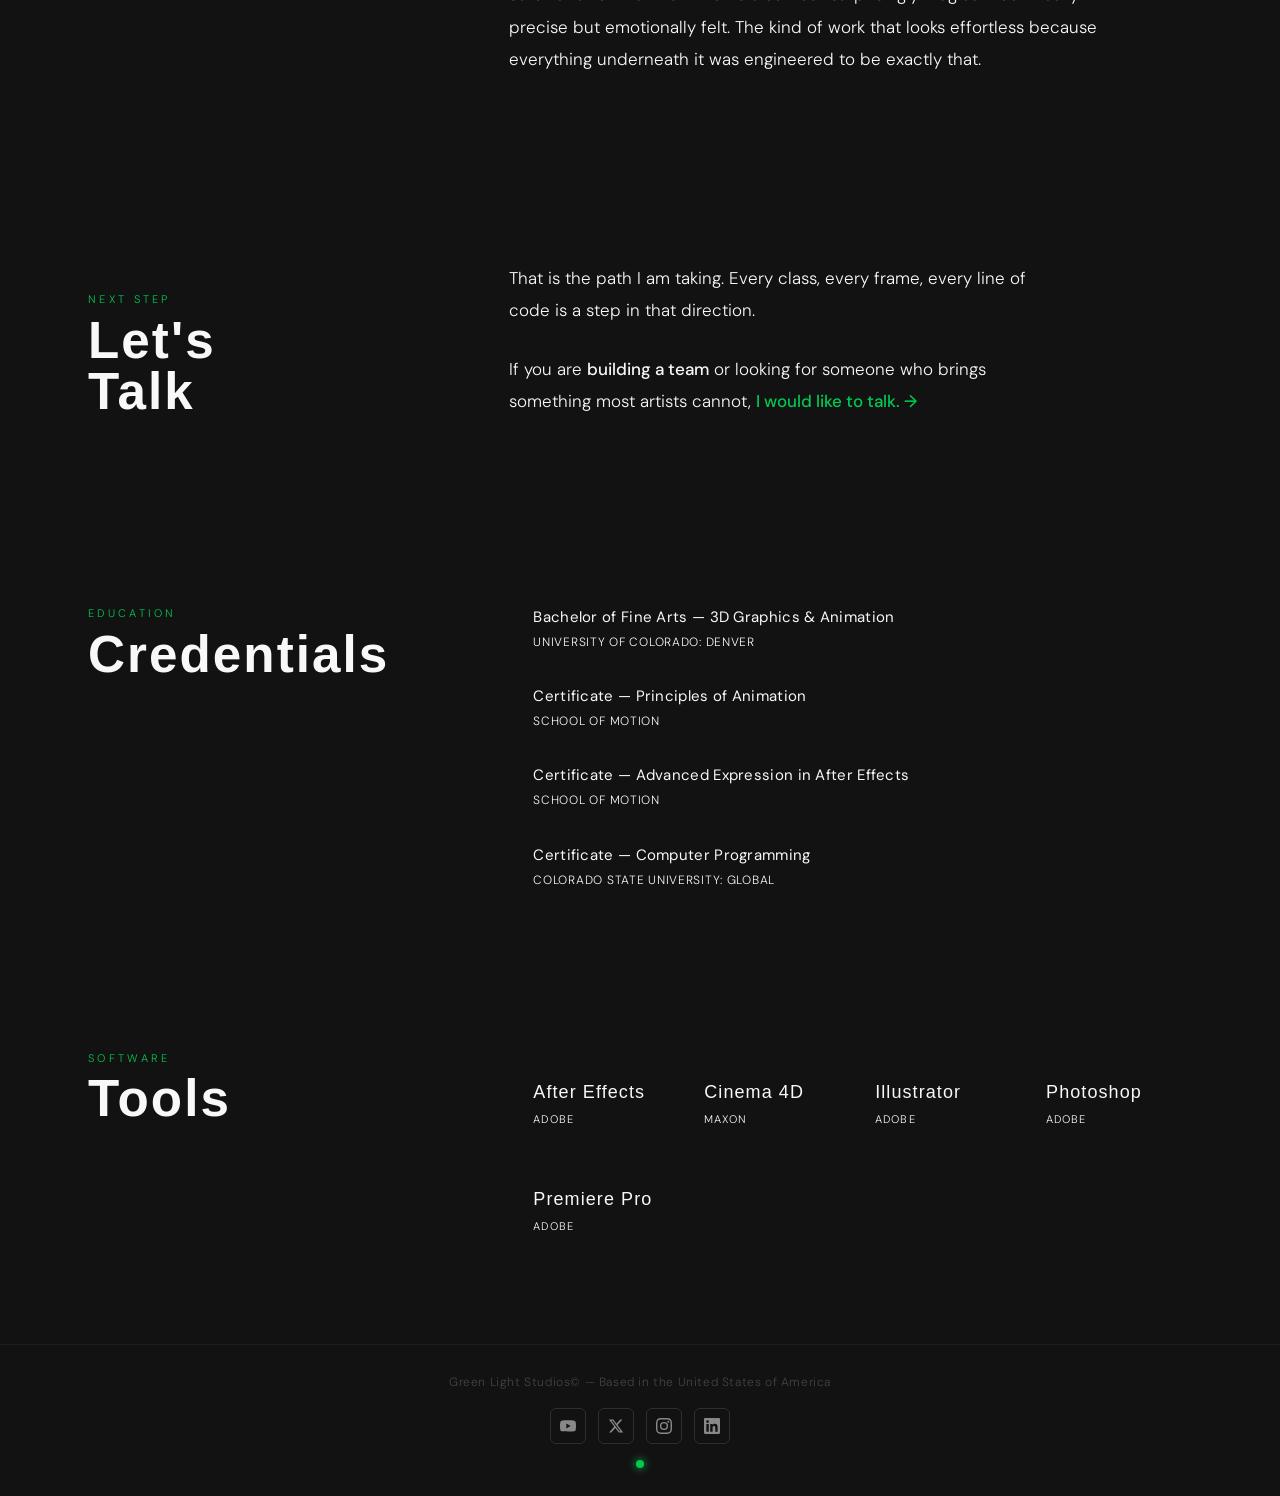
<file: about.html>
<!DOCTYPE html>

<html lang="en">
<head>
<meta charset="UTF-8">
<meta name="viewport" content="width=device-width, initial-scale=1.0">
<meta name="description" content="The story behind Green Light Studios. Alex Walsh — motion designer, systems thinker, and the person behind the work.">
<meta property="og:title" content="About | Green Light Studios">
<meta property="og:description" content="Motion designer. Systems thinker. The long road to Green Light Studios.">
<meta property="og:url" content="https://greenlight-animation.com/about">
<meta name="robots" content="index, follow">
<title>About | Green Light Studios — Motion Designer</title>
<link rel="icon" type="image/png" href="assets/favicon.png">
<link rel="preconnect" href="https://fonts.googleapis.com">
<link rel="canonical" href="https://greenlight-animation.com/about">
<link href="https://fonts.googleapis.com/css2?family=Bebas+Neue&family=DM+Sans:wght@300;400;500&display=swap" rel="stylesheet">
<link rel="stylesheet" href="styles.css">
<style>

/* ── PAGE HERO ── */
.about-page-hero {
padding: 160px 48px 80px;
max-width: 1200px;
margin: 0 auto;
border-bottom: 1px solid var(–border);
}
.about-page-hero .hero-label {
font-size: 11px;
letter-spacing: 0.3em;
text-transform: uppercase;
color: #00C853;
margin-bottom: 12px;
}
.about-page-hero h1 {
font-family: ‘Bebas Neue’, sans-serif;
font-size: clamp(40px, 9vw, 75px);
letter-spacing: 0.04em;
line-height: 0.92;
color: var(–white);
margin-bottom: 24px;
}
.about-page-hero .hero-sub {
font-size: 16px;
color: var(–gray-light);
max-width: 520px;
line-height: 1.75;
margin: 0;
}

/* ── PHOTO + INTRO BLOCK ── */
.about-intro {
max-width: 1200px;
margin: 0 auto;
padding: 80px 48px;
display: grid;
grid-template-columns: 1fr 2fr;
gap: 80px;
align-items: center;
border-bottom: 1px solid var(–border);
}
.about-photo {
position: sticky;
top: 100px;
}
.photo-placeholder {
width: 100%;
aspect-ratio: 3/4;
background: var(–dark);
border: 1px solid var(–border);
border-radius: 4px;
display: flex;
flex-direction: column;
align-items: center;
justify-content: center;
gap: 12px;
color: var(–gray-light);
}
.photo-placeholder svg {
opacity: 0.2;
}
.photo-placeholder span {
font-size: 11px;
letter-spacing: 0.2em;
text-transform: uppercase;
opacity: 0.4;
}
.about-intro-text p {
font-size: 18px;
line-height: 1.85;
color: var(–gray-light);
margin-bottom: 24px;
}
.about-intro-text p.lead {
font-size: 18px;
color: var(–white);
font-weight: 400;
}
.about-intro-text strong {
color: var(–white);
font-weight: 500;
}

/* ── STORY BLOCK ── */
.about-story {
max-width: 1200px;
margin: 0 auto;
padding: 80px 48px;
border-bottom: 1px solid var(–border);
display: grid;
grid-template-columns: 1fr 2fr;
gap: 80px;
align-items: start;
}
.about-story-left {
position: sticky;
top: 100px;
}
.about-story-left .section-label {
margin-bottom: 12px;
}
.about-story-left h2 {
font-family: ‘Bebas Neue’, sans-serif;
font-size: clamp(36px, 4vw, 52px);
letter-spacing: 0.04em;
line-height: 1;
color: var(–white);
}
.about-story-body p {
font-size: 17px;
line-height: 1.9;
color: var(–gray-light);
margin-bottom: 28px;
max-width: 620px;
}
.about-story-body p.beat {
font-size: 20px;
color: var(–white);
font-weight: 400;
font-style: italic;
}
.about-story-body strong {
color: var(–white);
font-weight: 500;
}

/* ── CREDENTIALS ── */
.about-credentials {
max-width: 1200px;
margin: 0 auto;
padding: 80px 48px;
border-bottom: 1px solid var(–border);
display: grid;
grid-template-columns: 1fr 2fr;
gap: 80px;
align-items: start;
}
.about-credentials-left {
position: sticky;
top: 100px;
}
.about-credentials-left h2 {
font-family: ‘Bebas Neue’, sans-serif;
font-size: clamp(36px, 4vw, 52px);
letter-spacing: 0.04em;
line-height: 1;
color: var(–white);
}
.creds-list {
display: flex;
flex-direction: column;
gap: 16px;
}
.cred-item {
display: flex;
align-items: flex-start;
gap: 16px;
padding-bottom: 16px;
border-bottom: 1px solid var(–border);
}
.cred-item:last-child {
border-bottom: none;
padding-bottom: 0;
}
.cred-dot {
width: 8px;
height: 8px;
border-radius: 50%;
background: var(–green);
box-shadow: 0 0 8px var(–green);
flex-shrink: 0;
margin-top: 6px;
}
.cred-text {
display: flex;
flex-direction: column;
gap: 4px;
}
.cred-title {
font-size: 15px;
color: var(–white);
font-weight: 400;
letter-spacing: 0.02em;
}
.cred-sub {
font-size: 12px;
color: var(–gray-light);
letter-spacing: 0.06em;
text-transform: uppercase;
}

/* ── TOOLS ── */
.about-tools {
max-width: 1200px;
margin: 0 auto;
padding: 80px 48px;
border-bottom: 1px solid var(–border);
display: grid;
grid-template-columns: 1fr 2fr;
gap: 80px;
align-items: start;
}
.about-tools-left {
position: sticky;
top: 100px;
}
.about-tools-left h2 {
font-family: ‘Bebas Neue’, sans-serif;
font-size: clamp(36px, 4vw, 52px);
letter-spacing: 0.04em;
line-height: 1;
color: var(–white);
}
.tools-grid {
display: grid;
grid-template-columns: repeat(auto-fill, minmax(160px, 1fr));
gap: 1px;
background: var(–border);
}
.tool-item {
background: var(–black);
padding: 28px 24px;
transition: background 0.2s;
}
.tool-item:hover { background: var(–dark); }
.tool-name {
font-family: ‘Bebas Neue’, sans-serif;
font-size: 18px;
letter-spacing: 0.06em;
color: var(–white);
margin-bottom: 4px;
}
.tool-maker {
font-size: 11px;
letter-spacing: 0.1em;
text-transform: uppercase;
color: var(–gray-light);
}

/* ── CLOSING CTA ── */
.about-cta {
max-width: 1200px;
margin: 0 auto;
padding: 80px 48px;
border-bottom: 1px solid var(–border);
display: grid;
grid-template-columns: 1fr 2fr;
gap: 80px;
align-items: center;
}
.about-cta-left h2 {
font-family: ‘Bebas Neue’, sans-serif;
font-size: clamp(36px, 4vw, 52px);
letter-spacing: 0.04em;
line-height: 1;
color: var(–white);
}
.about-cta-right p {
font-size: 17px;
line-height: 1.85;
color: var(–gray-light);
margin-bottom: 28px;
max-width: 520px;
}
.about-cta-right strong {
color: var(–white);
font-weight: 500;
}
.cta-group {
display: flex;
gap: 16px;
flex-wrap: wrap;
align-items: center;
}
.cta-btn-secondary {
display: inline-flex;
align-items: center;
gap: 10px;
padding: 16px 36px;
background: transparent;
color: var(–white);
font-family: ‘DM Sans’, sans-serif;
font-weight: 500;
font-size: 14px;
letter-spacing: 0.1em;
text-transform: uppercase;
text-decoration: none;
border-radius: 4px;
border: 1px solid var(–border);
cursor: pointer;
transition: border-color 0.2s, color 0.2s;
}
.cta-btn-secondary:hover {
border-color: var(–green);
color: var(–green);
}

/* ── BACK LINK ── */
.back-bar {
max-width: 1200px;
margin: 0 auto;
padding: 0 48px;
}

/* ── RESPONSIVE ── */
@media (max-width: 768px) {
.about-page-hero { padding: 120px 20px 60px; }
.about-intro,
.about-story,
.about-credentials,
.about-tools,
.about-cta { grid-template-columns: 1fr; gap: 40px; padding: 60px 20px; }
.about-photo { position: static; }
.about-story-left,
.about-credentials-left,
.about-tools-left,
.about-cta-left { position: static; }
.back-bar { padding: 0 20px; }
.cta-group { flex-direction: column; align-items: flex-start; }
}

</style>
</head>
<body>

<!-- NAV -->

<nav class="nav-fixed">
  <a href="/" class="nav-logo">
    <img src="assets/nav-logo.png" alt="Green Light Studios" height="50" style="display:block;">
    <span class="nav-wordmark">Green Light Studios</span>
  </a>
  <ul class="nav-links">
    <li><a href="/index">Home</a></li>
    <li><a href="/archive">Work</a></li>
    <li><a href="/services">Services</a></li>
    <li><a href="/#contact">Contact</a></li>
  </ul>
</nav>

<!-- HERO -->

<div class="about-page-hero">
  <p class="hero-label">The Man, the Myth, The Legend</p>
  <h1>The Mustache<br>Behind<br>The Light</h1>
  <p class="hero-sub">Motion designer. Systems thinker. The long road to Green Light Studios.</p>
</div>

<!-- PHOTO + INTRO -->

<div class="about-intro">
  <div class="about-photo">
    <img src="assets/about-photo.jpg" alt="Alex Walsh, motion designer at Green Light Studios" style="width: 100%; height: 100%; object-fit: cover; border-radius: 4px;">
  </div>
  <div class="about-intro-text">
    <p>I am Alex, a motion designer of technical whimsy. Eagle Scout by upbringing, board game connoisseur by obsession, with a collection of 60 plus games and strong opinions about which ones are worth your Saturday night.</p>
    <p>When I am not in After Effects I am at the golf course, rewatching a film I have already seen three times, or running co op missions in Deep Rock Galactic with friends. A medieval fantasy nerd at heart with a deep respect for a good sci fi story, and a Ninja Turtles fan since before I could spell either of those words. Proud companion of a dog named Kiwi who has never once cared about my deadlines.</p>
  </div>
</div>

<!-- THE STORY -->

<div class="about-story">
  <div class="about-story-left">
    <p class="section-label">Background</p>
    <h2>The Full<br>Story</h2>
  </div>
  <div class="about-story-body">
    <p class ="beat">Some people find their path early. I had to lose mine first.</p>
    <p>I graduated with a BFA in 3D animation with big dreams and bigger hopes. The amazing student film I worked on reached the hights of semifinalist at the Student Academy Awards. With that in my back pocket I traversed the sea of job applications alone with no network. Which came with relentless waves of rejection letters that whittled me and my dream down over two years. Eventually, I had to start exploring another path I saw in computers. So I moved on, telling myself it must not have been meant to be.</p>
    <p class ="beat">So I took a detour.</p>
    <p>I found my way to an opened door that lead to technical consulting. I spent the next three years implementing enterprise software and learning how businesses operate from the inside. I could do the work but it never felt like my path. It was soulless and unfulfilling. Every project dissolved the moment it was done, just another solution for just another corporate client trying to save two seconds on a button push. Something deep in the back of my mind kept pulling at me. A voice I could not silence no matter how hard I tried.</p>
    <p class ="beat">So I listened.</p>
    <p>Going back to animation after so long felt terrifying. Like opening an old wound. I signed up for School of Motion anyway. First came the intro to After Effects class, which felt like one long exhale. Then Animation Bootcamp, and for a while it felt like I had finally found solid ground again. Until I fell into the web of comparison. One piece of student work led to another and another and within minutes the roots of self doubt had burrowed so deep my confidence had fallen completely through the floor. All the old doubts came rushing back. With all the rejection behind me I felt like a failure, like no one had ever taken the time to look deeper into who I really was. My degree felt hollow, like I had shown up and turned things in but never really proved anything. I had no real proof I was good at this. Just bad thoughts and the memory of every time I had fallen short. I walked away a second time and told myself I was done.</p>
    <p class ="beat">But that voice would not let me go.</p>
    <p>With trepidation and reluctance I came back and finished a piece called Eyes Go Here. Somewhere in the middle of that project something shifted. Like sifting through the ashes of something I thought was gone and finding an ember still burning.</p>
    <p class ="beat">Then that ember burst into a great flame.</p>
    <p>The systems brain I built in consulting, the programming knowledge I had been developing, the years of watching motion design from the outside. It all finally synced with the craft I had been training since college. It was the best work I had ever made. It did not feel like starting over. It felt like waking up for the first time in years.</p>
    <p>That awakening changed how I understood what I actually bring to this work. Most motion designers think in stories. I also think in logical systems. That is not a limiter of imagination. It is one of the greatest additions to it.</p>
    <p>Reaching into a tool bag other designers do not know exists is second nature. Expressions are not a foreign language to me, but a native one. That means I can build in ways others cannot, automate what others do by hand, and solve problems others do not know are solvable.</p>
    <p>I want to build the kind of motion graphics that make a viewer pause mid scroll and rewind. Work that is clean but surprisingly magical. Technically precise but emotionally felt. The kind of work that looks effortless because everything underneath it was engineered to be exactly that.</p>    
</div>
</div>

<!-- CLOSING CTA -->

<div class="about-cta">
  <div class="about-cta-left">
    <p class="section-label">Next Step</p>
    <h2>Let's<br>Talk</h2>
  </div>
  <div class="about-cta-right">
    <p>That is the path I am taking. Every class, every frame, every line of code is a step in that direction.</p>
    <p>If you are <strong>building a team</strong> or looking for someone who brings something most artists cannot, <a href="mailto:alexwalsh@greenlight-animation.com" style="color: var(--green); text-decoration: none; font-weight: 500;">I would like to talk. &rarr;</a></p>
</div>
</div>

<!-- CREDENTIALS -->

<div class="about-credentials">
  <div class="about-credentials-left">
    <p class="section-label">Education</p>
    <h2>Credentials</h2>
  </div>
  <div class="creds-list">


<div class="cred-item">
  <div class="cred-dot"></div>
  <div class="cred-text">
    <span class="cred-title">Bachelor of Fine Arts — 3D Graphics &amp; Animation</span>
    <span class="cred-sub">University of Colorado: Denver</span>
  </div>
</div>

<div class="cred-item">
  <div class="cred-dot"></div>
  <div class="cred-text">
    <span class="cred-title">Certificate — Principles of Animation  </span>
    <span class="cred-sub">School of Motion</span>
  </div>
</div>

<div class="cred-item">
  <div class="cred-dot"></div>
  <div class="cred-text">
    <span class="cred-title">Certificate — Advanced Expression in After Effects</span>
    <span class="cred-sub">School of Motion</span>
  </div>
</div>

<div class="cred-item">
  <div class="cred-dot"></div>
  <div class="cred-text">
    <span class="cred-title">Certificate — Computer Programming</span>
    <span class="cred-sub">Colorado State University: Global</span>
  </div>
</div>


  </div>
</div>

<!-- TOOLS -->

<div class="about-tools">
  <div class="about-tools-left">
    <p class="section-label">Software</p>
    <h2>Tools</h2>
  </div>
  <div class="tools-grid">

<div class="tool-item">
  <div class="tool-name">After Effects</div>
  <div class="tool-maker">Adobe</div>
</div>

<div class="tool-item">
  <div class="tool-name">Cinema 4D</div>
  <div class="tool-maker">Maxon</div>
</div>

<div class="tool-item">
  <div class="tool-name">Illustrator</div>
  <div class="tool-maker">Adobe</div>
</div>

<div class="tool-item">
  <div class="tool-name">Photoshop</div>
  <div class="tool-maker">Adobe</div>
</div>

<div class="tool-item">
  <div class="tool-name">Premiere Pro</div>
  <div class="tool-maker">Adobe</div>
</div>


  </div>
</div>



<!-- FOOTER -->

<footer>
  <span class="footer-copy">Green Light Studios&copy; — Based in the United States of America</span>
  <div class="social-links">
    <a href="https://www.youtube.com/@GreenLightStudiosPro" class="social-link" aria-label="YouTube">
      <svg viewBox="0 0 24 24"><path d="M23.498 6.186a3.016 3.016 0 0 0-2.122-2.136C19.505 3.545 12 3.545 12 3.545s-7.505 0-9.377.505A3.017 3.017 0 0 0 .502 6.186C0 8.07 0 12 0 12s0 3.93.502 5.814a3.016 3.016 0 0 0 2.122 2.136c1.871.505 9.376.505 9.376.505s7.505 0 9.377-.505a3.015 3.015 0 0 0 2.122-2.136C24 15.93 24 12 24 12s0-3.93-.502-5.814zM9.545 15.568V8.432L15.818 12l-6.273 3.568z"/></svg>
    </a>
    <a href="https://x.com/Green_LightPro" class="social-link" aria-label="Twitter / X">
      <svg viewBox="0 0 24 24"><path d="M18.244 2.25h3.308l-7.227 8.26 8.502 11.24H16.17l-5.214-6.817L4.99 21.75H1.68l7.73-8.835L1.254 2.25H8.08l4.713 6.231zm-1.161 17.52h1.833L7.084 4.126H5.117z"/></svg>
    </a>
    <a href="https://www.instagram.com/green_lightstudios/" class="social-link" aria-label="Instagram">
      <svg viewBox="0 0 24 24"><path d="M12 2.163c3.204 0 3.584.012 4.85.07 3.252.148 4.771 1.691 4.919 4.919.058 1.265.069 1.645.069 4.849 0 3.205-.012 3.584-.069 4.849-.149 3.225-1.664 4.771-4.919 4.919-1.266.058-1.644.07-4.85.07-3.204 0-3.584-.012-4.849-.07-3.26-.149-4.771-1.699-4.919-4.92-.058-1.265-.07-1.644-.07-4.849 0-3.204.013-3.583.07-4.849.149-3.227 1.664-4.771 4.919-4.919 1.266-.057 1.645-.069 4.849-.069zM12 0C8.741 0 8.333.014 7.053.072 2.695.272.273 2.69.073 7.052.014 8.333 0 8.741 0 12c0 3.259.014 3.668.072 4.948.2 4.358 2.618 6.78 6.98 6.98C8.333 23.986 8.741 24 12 24c3.259 0 3.668-.014 4.948-.072 4.354-.2 6.782-2.618 6.979-6.98.059-1.28.073-1.689.073-4.948 0-3.259-.014-3.667-.072-4.947-.196-4.354-2.617-6.78-6.979-6.98C15.668.014 15.259 0 12 0zm0 5.838a6.162 6.162 0 1 0 0 12.324 6.162 6.162 0 0 0 0-12.324zM12 16a4 4 0 1 1 0-8 4 4 0 0 1 0 8zm6.406-11.845a1.44 1.44 0 1 0 0 2.881 1.44 1.44 0 0 0 0-2.881z"/></svg>
    </a>
    <a href="https://www.linkedin.com/in/wanderwalsh/" class="social-link" aria-label="LinkedIn">
      <svg viewBox="0 0 24 24"><path d="M20.447 20.452h-3.554v-5.569c0-1.328-.027-3.037-1.852-3.037-1.853 0-2.136 1.445-2.136 2.939v5.667H9.351V9h3.414v1.561h.046c.477-.9 1.637-1.85 3.37-1.85 3.601 0 4.267 2.37 4.267 5.455v6.286zM5.337 7.433a2.062 2.062 0 0 1-2.063-2.065 2.064 2.064 0 1 1 2.063 2.065zm1.782 13.019H3.555V9h3.564v11.452zM22.225 0H1.771C.792 0 0 .774 0 1.729v20.542C0 23.227.792 24 1.771 24h20.451C23.2 24 24 23.227 24 22.271V1.729C24 .774 23.2 0 22.222 0h.003z"/></svg>
    </a>
  </div>
  <div class="footer-green"></div>
</footer>

</body>
</html>
</file>
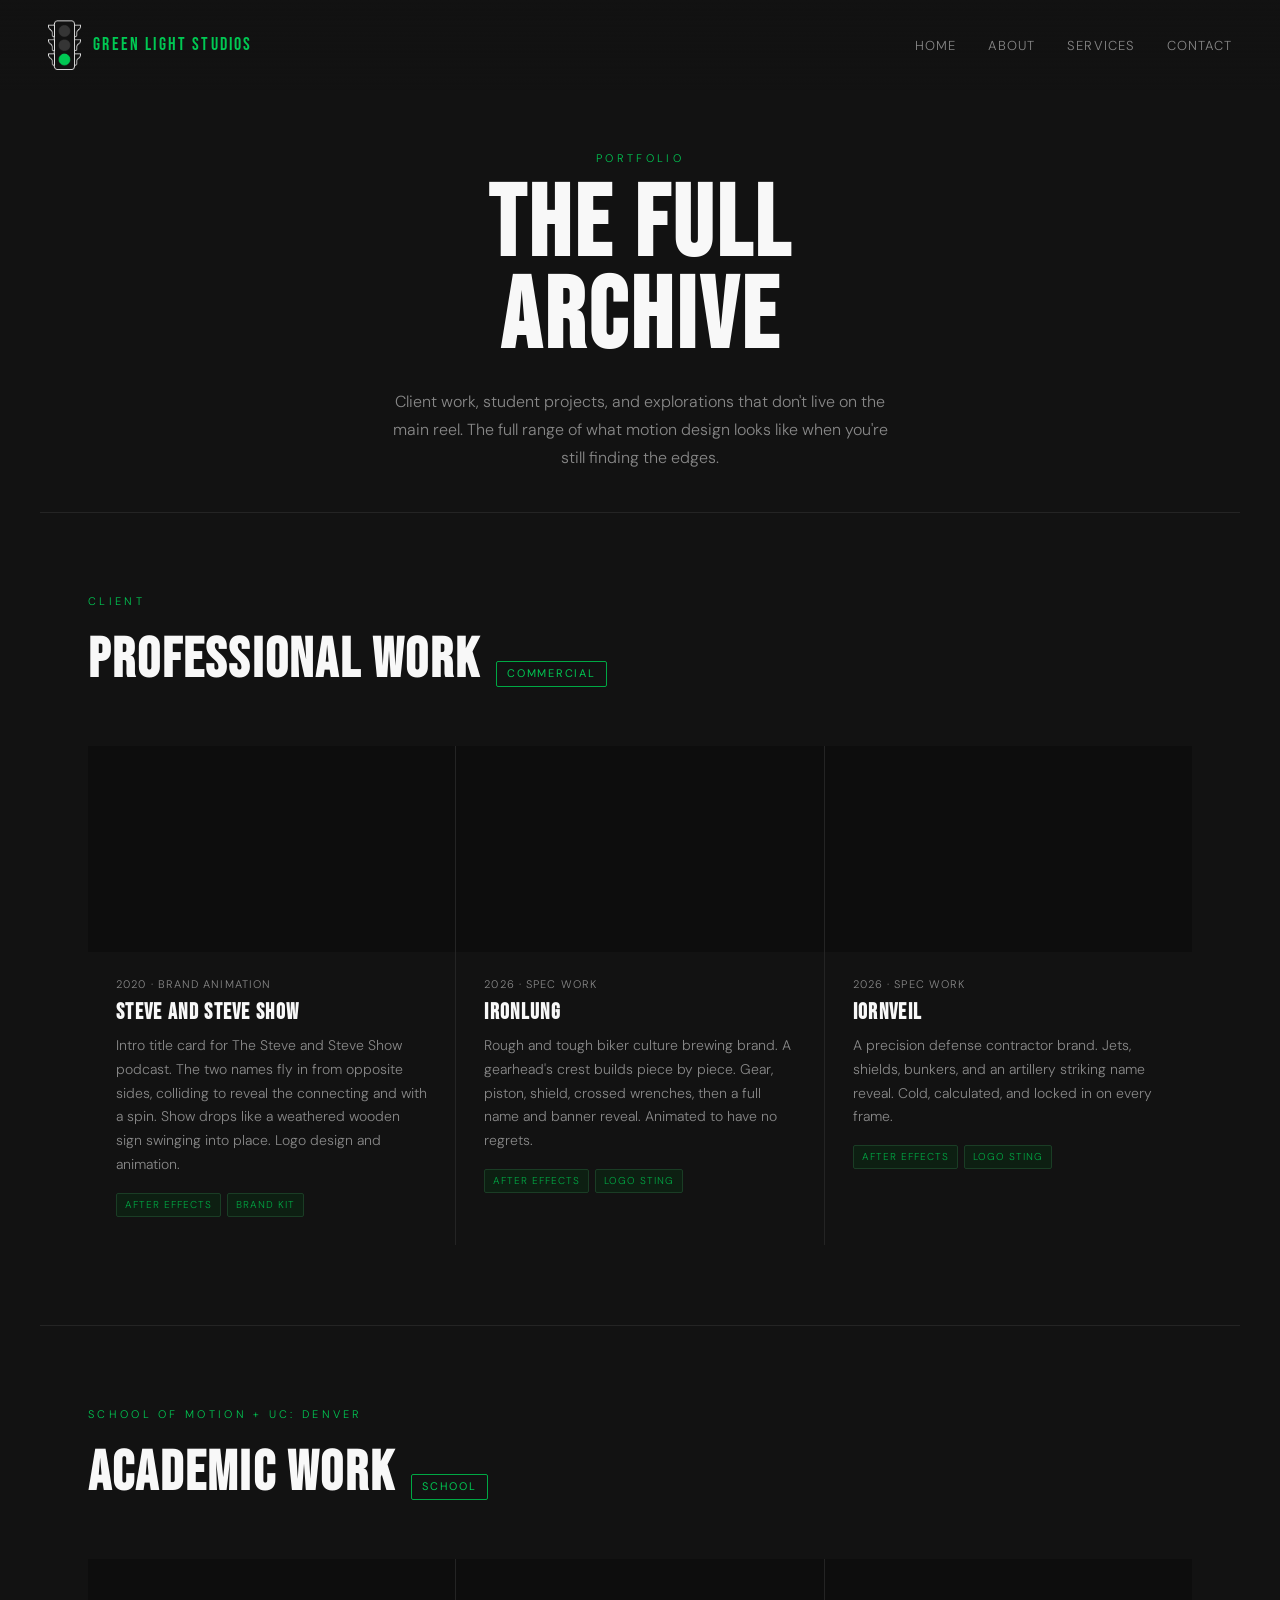
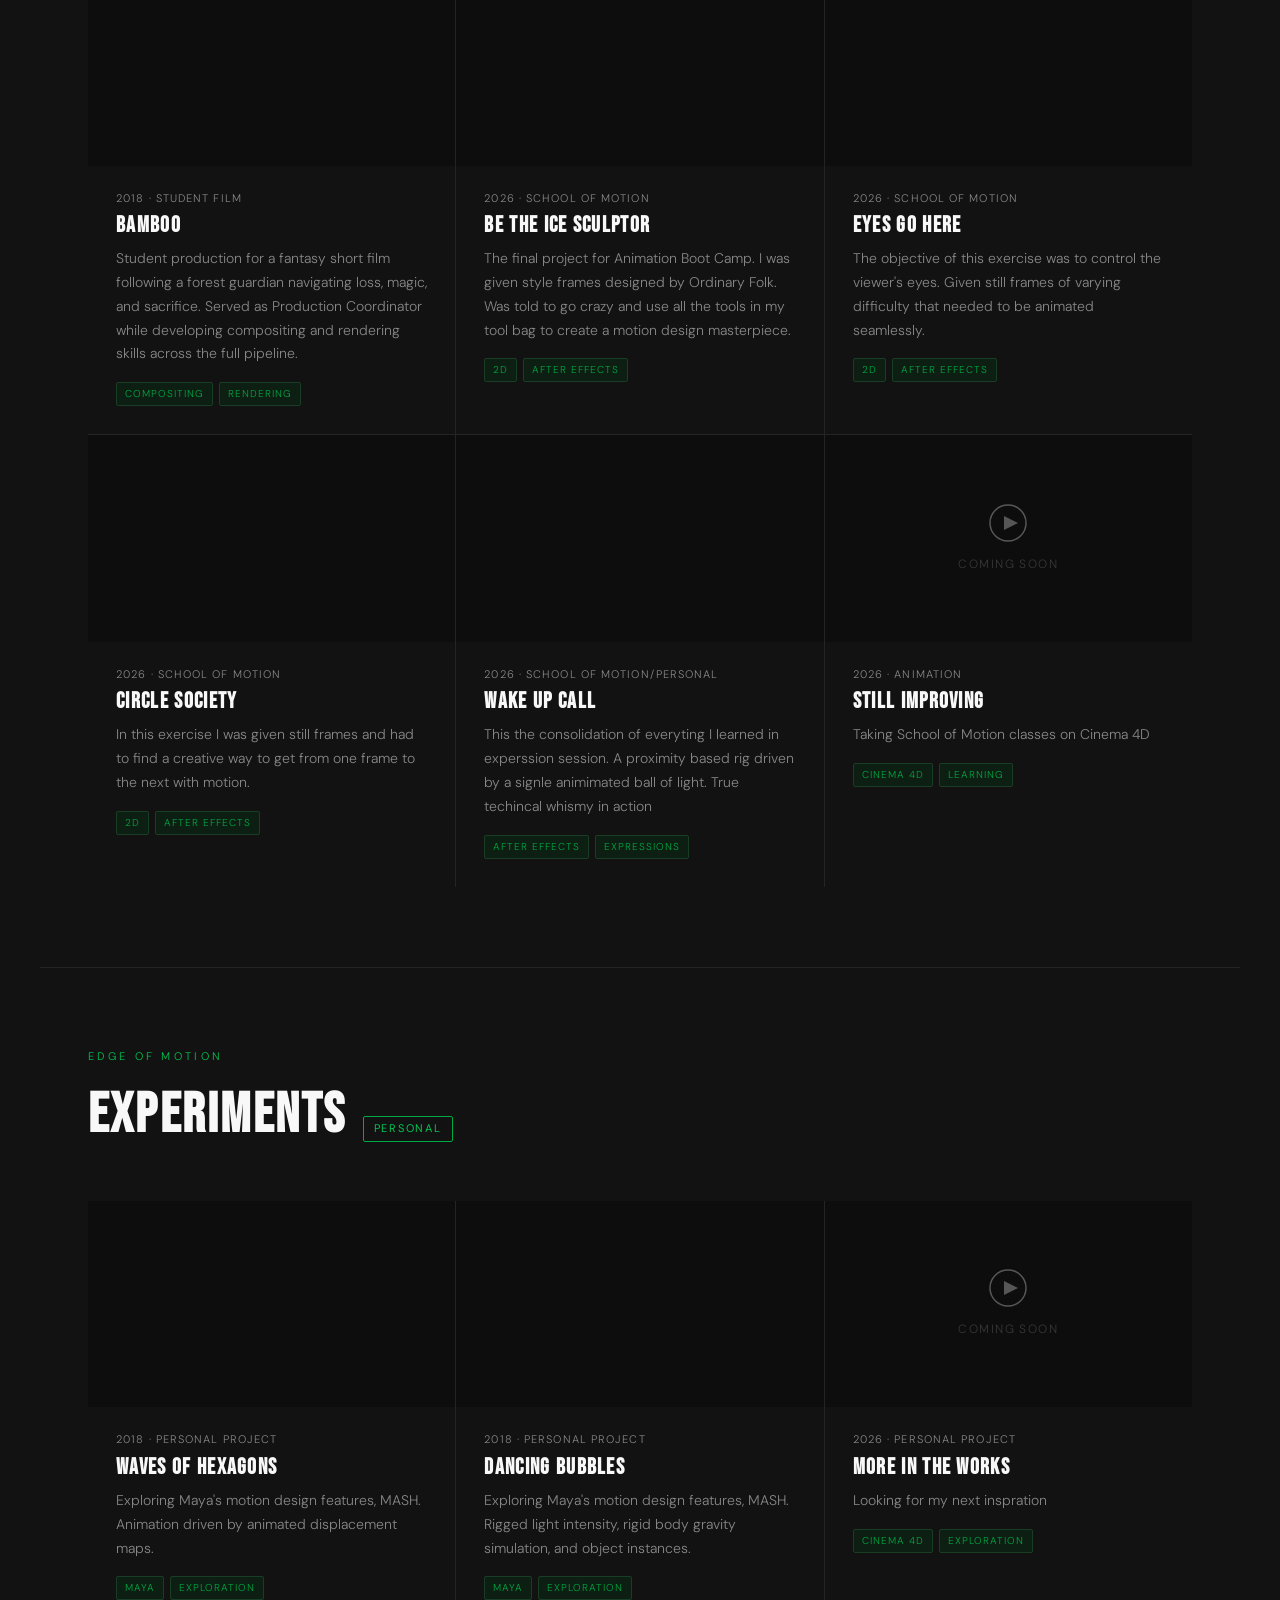
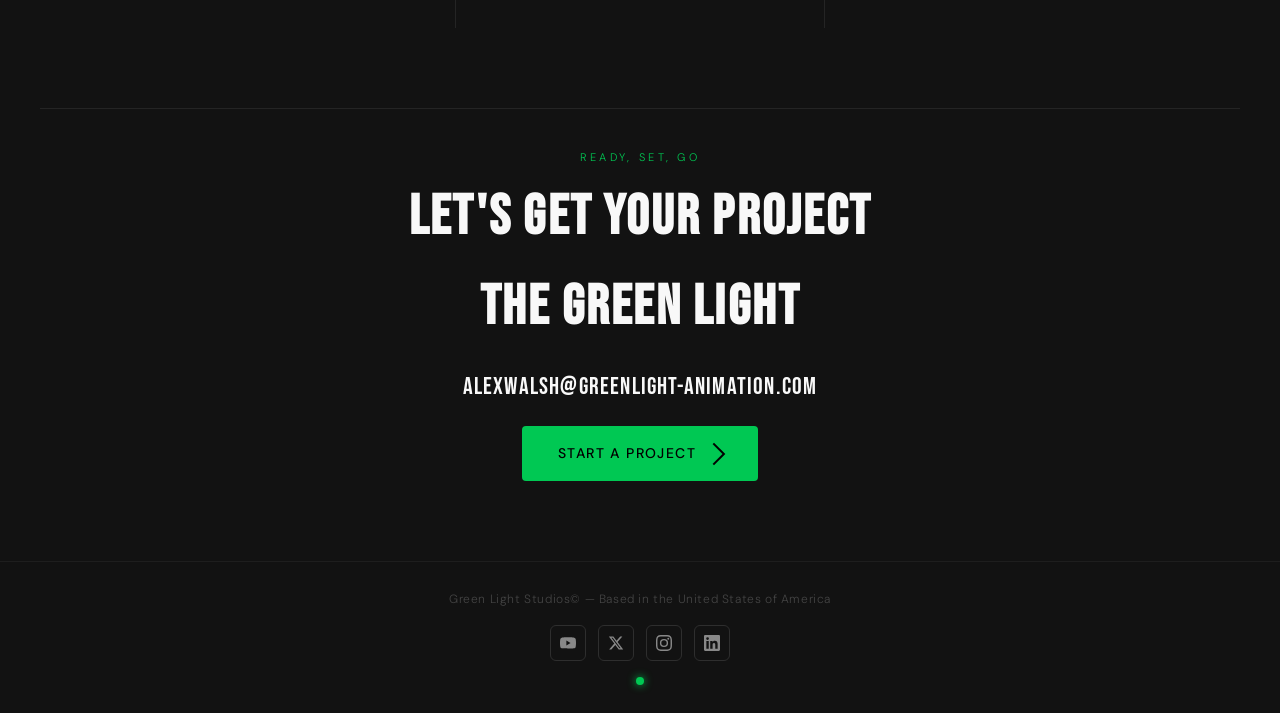
<file: archive.html>
<!DOCTYPE html>
<html lang="en">
<head>
<meta charset="UTF-8">
<meta name="viewport" content="width=device-width, initial-scale=1.0">
<meta name="description" content="The full body of work from Green Light Studios. Motion graphics, logo animations, and student projects.">
<meta property="og:title" content="Archive | Green Light Studios">
<meta property="og:description" content="Extended work, student projects, and explorations from Green Light Studios.">
<meta property="og:url" content="https://greenlight-animation.com/archive">
<meta name="robots" content="index, follow">
<title>Archive | Green Light Studios — Motion Graphics</title>
<link rel="icon" type="image/png" href="assets/favicon.png">
<link rel="preconnect" href="https://fonts.googleapis.com">
<link rel="canonical" href="https://greenlight-animation.com/archive">
<link href="https://fonts.googleapis.com/css2?family=Bebas+Neue&family=DM+Sans:wght@300;400;500&display=swap" rel="stylesheet">
<link rel="stylesheet" href="styles.css">
<style>
  /* Archive-specific overrides */
  #hero {
    padding: 80px 48px 40px;
    padding-top: calc(80px + 70px);
    max-width: 1200px;
    margin: 0 auto;
    border-bottom: 1px solid var(--border);
    min-height: unset;
    display: block;
    text-align: center;
}
  .hero-label { font-size: 11px; letter-spacing: 0.3em; text-transform: uppercase; color: var(--green); margin-bottom: 12px; }
  .hero-title {
    font-family: 'Bebas Neue', sans-serif;
    font-size: clamp(56px, 9vw, 100px);
    letter-spacing: 0.04em;
    line-height: 0.92;
    color: var(--white);
    margin-bottom: 24px;
  }
  .hero-sub {
    font-size: 16px;
    color: var(--gray-light);
    max-width: 520px;
    line-height: 1.75;
    margin: 0 auto;
  }
  .back-link {
    display: inline-flex;
    align-items: center;
    gap: 8px;
    font-size: 12px;
    letter-spacing: 0.12em;
    text-transform: uppercase;
    color: var(--gray-light);
    text-decoration: none;
    margin-bottom: 20px;
    transition: color 0.2s;
  }
  .back-link:hover { color: var(--green); }
  .back-link svg { transition: transform 0.2s; }
  .back-link:hover svg { transform: translateX(-3px); }
  .archive-section {
    max-width: 1200px;
    margin: 0 auto;
    padding: 80px 48px;
    border-bottom: 1px solid var(--border);
  }
  .section-title {
    font-family: 'Bebas Neue', sans-serif;
    font-size: clamp(36px, 5vw, 56px);
    letter-spacing: 0.04em;
    color: var(--white);
    margin-bottom: 8px;
    display: flex;
    align-items: baseline;
    gap: 16px;
  }
  .section-tag {
    font-size: 11px;
    letter-spacing: 0.16em;
    text-transform: uppercase;
    color: var(--green);
    border: 1px solid var(--green-dim);
    padding: 3px 10px;
    border-radius: 2px;
    font-family: 'DM Sans', sans-serif;
    font-weight: 400;
  }
  #reel {
    max-width: 1200px;
    margin: 0 auto;
    padding: 80px 48px;
  }
  .reel-embed {
    position: relative;
    width: 100%;
    aspect-ratio: 16/9;
    background: var(--dark);
    border-radius: var(--radius);
    overflow: hidden;
    margin-top: 32px;
  }
  .reel-embed iframe {
    position: absolute;
    inset: 0;
    width: 100%; height: 100%;
    border: none;
  }
  .grid {
    display: grid;
    grid-template-columns: repeat(auto-fill, minmax(300px, 1fr));
    gap: 1px;
    background: var(--border);
    margin-top: 40px;
  }
  .card {
    background: var(--black);
    overflow: hidden;
    transition: background 0.2s;
    animation: fadeUp 0.4s ease both;
    border-radius: 0;
    border: none;
    transform: none;
  }
  .card:hover { background: var(--dark); transform: none; border-color: transparent; }
  .grid .card:nth-child(1) { animation-delay: 0.05s; }
  .grid .card:nth-child(2) { animation-delay: 0.12s; }
  .grid .card:nth-child(3) { animation-delay: 0.19s; }
  .grid .card:nth-child(4) { animation-delay: 0.26s; }
  .grid .card:nth-child(5) { animation-delay: 0.33s; }
  .grid .card:nth-child(6) { animation-delay: 0.40s; }
  .card-body { padding: 24px 28px 28px; }
  .card-meta { font-size: 11px; color: var(--gray-light); letter-spacing: 0.1em; text-transform: uppercase; margin-bottom: 8px; }
  .card-title { font-family: 'Bebas Neue', sans-serif; font-size: 22px; letter-spacing: 0.06em; color: var(--white); margin-bottom: 10px; line-height: 1; }
  .card-desc { font-size: 14px; color: var(--gray-light); line-height: 1.7; }
  .tags { display: flex; flex-wrap: wrap; gap: 6px; margin-top: 16px; }
  .tag { font-size: 10px; letter-spacing: 0.1em; text-transform: uppercase; color: var(--green-dim); border: 1px solid #1a3d25; background: #0d1f12; padding: 3px 8px; border-radius: 2px; }
  nav { position: fixed; top: 0; left: 0; right: 0; z-index: 100; display: flex; justify-content: space-between; align-items: center; padding: 20px 48px; background: linear-gradient(to bottom, rgba(18,18,18,0.95), transparent); }
  @media (max-width: 768px) {
    nav { padding: 16px 20px; }
    .nav-links { display: none; }
    #hero, .archive-section, #reel { padding: 80px 20px 60px; }
    #hero { padding-top: 120px; }
    .grid { grid-template-columns: 1fr; }
    footer { flex-direction: column; text-align: center; }
  }
</style>
</head>
<body>

<!-- NAV -->
<nav>
  <a href="/" class="nav-logo">
    <img src="assets/nav-logo.png" alt="Green Light Studios" height="50" style="display:block;">
    <span class="nav-wordmark">Green Light Studios</span>
  </a>
  <ul class="nav-links">
    <li><a href="/index">Home</a></li>
    <li><a href="/about">About</a></li>
    <li><a href="/services">Services</a></li>
    <li><a href="/#contact">Contact</a></li>
  </ul>
</nav>

<!-- HERO -->
<div id="hero">
  <p class="hero-label">Portfolio</p>
  <h1 class="hero-title">The Full<br>Archive</h1>
  <p class="hero-sub">Client work, student projects, and explorations that don't live on the main reel. The full range of what motion design looks like when you're still finding the edges.</p>
</div>



<!-- PROFESSIONAL WORK -->
<section class="archive-section" >
  <p class="section-label">Client</p>
  <h2 class="section-title">Professional Work <span class="section-tag">Commercial</span></h2>

 <div class="grid">

  <div class="card">
      <div class="embed-wrap">
        <iframe title="The Steve and Steve Show" src="https://player.vimeo.com/video/1196788766?h=90595091e3" frameborder="0" referrerpolicy="strict-origin-when-cross-origin" allow="autoplay; fullscreen; picture-in-picture; clipboard-write; encrypted-media; web-share"   allowfullscreen></iframe>
      </div>
      <div class="card-body">
        <p class="card-meta">2020 &middot; Brand Animation</p>
        <h3 class="card-title">Steve and Steve Show</h3>
        <p class="card-desc">Intro title card for The Steve and Steve Show podcast. The two names fly in from opposite sides, colliding to reveal the connecting and with a spin. Show drops like a weathered wooden sign swinging into place. Logo design and animation.</p>
        <div class="tags">
          <span class="tag">After Effects</span>
          <span class="tag">Brand Kit</span>
        </div>
      </div>
    </div>

 
    <div class="card">
      <div class="embed-wrap">
        <iframe title="Ironlung" src="https://player.vimeo.com/video/1196824733?h=52445442fa" frameborder="0" referrerpolicy="strict-origin-when-cross-origin" allow="autoplay; fullscreen; picture-in-picture; clipboard-write; encrypted-media; web-share"   allowfullscreen></iframe>
      </div>
      <div class="card-body">
        <p class="card-meta">2026 &middot; Spec Work</p>
        <h3 class="card-title">Ironlung</h3>
        <p class="card-desc">Rough and tough biker culture brewing brand. A gearhead's crest builds piece by piece. Gear, piston, shield, crossed wrenches, then a full name and banner reveal. Animated to have no regrets.</p>
        <div class="tags">
          <span class="tag">After Effects</span>
          <span class="tag">Logo Sting</span>
        </div>
      </div>
    </div>

    <div class="card">
      <div class="embed-wrap">
        <iframe title="Ironveil" src="https://player.vimeo.com/video/1196824463?h=9eb21e92f9" frameborder="0" referrerpolicy="strict-origin-when-cross-origin" allow="autoplay; fullscreen; picture-in-picture; clipboard-write; encrypted-media; web-share"   allowfullscreen></iframe>
      </div>
      <div class="card-body">
        <p class="card-meta">2026 &middot; Spec Work</p>
        <h3 class="card-title">Iornveil</h3>
        <p class="card-desc">A precision defense contractor brand. Jets, shields, bunkers, and an artillery striking name reveal. Cold, calculated, and locked in on every frame.</p>
        <div class="tags">
          <span class="tag">After Effects</span>
          <span class="tag">Logo Sting</span>
        </div>
      </div>
    </div>
  </div>
</section>

<!-- ACADEMIC WORK -->
<section class="archive-section">
  <p class="section-label">School of Motion + UC: Denver</p>
  <h2 class="section-title">Academic Work <span class="section-tag">School</span></h2>

  <div class="grid">

    <div class="card">
      <div class="embed-wrap">
        <iframe title="vimeo-player" src="https://player.vimeo.com/video/272654043?h=0a8a1d9229" frameborder="0" referrerpolicy="strict-origin-when-cross-origin" allow="autoplay; fullscreen; picture-in-picture; clipboard-write; encrypted-media; web-share" allowfullscreen></iframe>
      </div>
      <div class="card-body">
        <p class="card-meta">2018 &middot; Student Film</p>
        <h3 class="card-title">Bamboo</h3>
        <p class="card-desc">Student production for a fantasy short film following a forest guardian navigating loss, magic, and sacrifice. Served as Production Coordinator while developing compositing and rendering skills across the full pipeline.</p>
        <div class="tags">
          <span class="tag">Compositing</span>
          <span class="tag">Rendering</span>
        </div>
      </div>
    </div>

    <div class="card">
      <div class="embed-wrap">
        <iframe title="Ice Sculptor" src="https://player.vimeo.com/video/1194573047?h=0da968679f" frameborder="0" referrerpolicy="strict-origin-when-cross-origin" allow="autoplay; fullscreen; picture-in-picture; clipboard-write; encrypted-media; web-share" allowfullscreen></iframe>
      </div>
      <div class="card-body">
        <p class="card-meta">2026 &middot; School of Motion</p>
        <h3 class="card-title">Be The Ice Sculptor</h3>
        <p class="card-desc">The final project for Animation Boot Camp. I was given style frames designed by Ordinary Folk. Was told to go crazy and use all the tools in my tool bag to create a motion design masterpiece.</p>
        <div class="tags">
          <span class="tag">2D</span>
          <span class="tag">After Effects</span>
        </div>
      </div>
    </div>

    <div class="card">
      <div class="embed-wrap">
        <iframe title="Eyes go Here" src="https://player.vimeo.com/video/1192757802?h=157a0bdf1f" frameborder="0" referrerpolicy="strict-origin-when-cross-origin" allow="autoplay; fullscreen; picture-in-picture; clipboard-write; encrypted-media; web-share" allowfullscreen></iframe>
      </div>
      <div class="card-body">
        <p class="card-meta">2026 &middot; School of Motion</p>
        <h3 class="card-title">Eyes Go Here</h3>
        <p class="card-desc">The objective of this exercise was to control the viewer's eyes. Given still frames of varying difficulty that needed to be animated seamlessly.</p>
        <div class="tags">
          <span class="tag">2D</span>
          <span class="tag">After Effects</span>
        </div>
      </div>
    </div>

    <div class="card">
      <div class="embed-wrap">
        <iframe title="Circle Society" src="https://player.vimeo.com/video/1192757610?h=9b933c55ed" frameborder="0" referrerpolicy="strict-origin-when-cross-origin" allow="autoplay; fullscreen; picture-in-picture; clipboard-write; encrypted-media; web-share" allowfullscreen></iframe>
      </div>
      <div class="card-body">
        <p class="card-meta">2026 &middot; School of Motion</p>
        <h3 class="card-title">Circle Society</h3>
        <p class="card-desc">In this exercise I was given still frames and had to find a creative way to get from one frame to the next with motion.</p>
        <div class="tags">
          <span class="tag">2D</span>
          <span class="tag">After Effects</span>
        </div>
      </div>
    </div>

    <div class="card">
      <div class="embed-wrap">
        <iframe title="wake up call" src="https://player.vimeo.com/video/1197494719?h=acc26694c2" frameborder="0" referrerpolicy="strict-origin-when-cross-origin" allow="autoplay; fullscreen; picture-in-picture; clipboard-write; encrypted-media; web-share"   allowfullscreen></iframe>
      </div>
      <div class="card-body">
        <p class="card-meta">2026 &middot; School of Motion/Personal</p>
        <h3 class="card-title">Wake Up Call</h3>
        <p class="card-desc">This the consolidation of everyting I learned in experssion session. A proximity based rig driven by a signle animimated ball of light. True techincal whismy in action</p>
        <div class="tags">
          <span class="tag">After Effects</span>
          <span class="tag">Expressions</span>
        </div>
      </div>
    </div>

    <div class="card">
      <div class="embed-wrap">
        <div class="embed-placeholder">
          <svg width="40" height="40" viewBox="0 0 40 40" fill="none">
            <circle cx="20" cy="20" r="18" stroke="white" stroke-width="1.5"/>
            <polygon points="16,13 30,20 16,27" fill="white"/>
          </svg>
          <span>Coming Soon</span>
        </div>
      </div>
      <div class="card-body">
        <p class="card-meta">2026 &middot; Animation</p>
        <h3 class="card-title">Still Improving</h3>
        <p class="card-desc">Taking School of Motion classes on Cinema 4D</p>
        <div class="tags">
          <span class="tag">Cinema 4D</span>
          <span class="tag">Learning</span>
        </div>
      </div>
    </div>

  </div>
</section>

<!-- EXPERIMENTS -->
<section class="archive-section">
  <p class="section-label">Edge of Motion</p>
  <h2 class="section-title">Experiments <span class="section-tag">Personal</span></h2>

  <div class="grid">

    <div class="card">
      <div class="embed-wrap">
        <iframe title="Waves of Hexagons" src="https://player.vimeo.com/video/300673583?h=afe2ecb8d6" frameborder="0" referrerpolicy="strict-origin-when-cross-origin" allow="autoplay; fullscreen; picture-in-picture; clipboard-write; encrypted-media; web-share" allowfullscreen></iframe>
      </div>
      <div class="card-body">
        <p class="card-meta">2018 &middot; Personal Project</p>
        <h3 class="card-title">Waves of Hexagons</h3>
        <p class="card-desc">Exploring Maya's motion design features, MASH. Animation driven by animated displacement maps.</p>
        <div class="tags">
          <span class="tag">Maya</span>
          <span class="tag">Exploration</span>
        </div>
      </div>
    </div>

    <div class="card">
      <div class="embed-wrap">
        <iframe title="Dancing Bubbles" src="https://player.vimeo.com/video/304069404?h=84b77045c0" frameborder="0" referrerpolicy="strict-origin-when-cross-origin" allow="autoplay; fullscreen; picture-in-picture; clipboard-write; encrypted-media; web-share" allowfullscreen></iframe>
      </div>
      <div class="card-body">
        <p class="card-meta">2018 &middot; Personal Project</p>
        <h3 class="card-title">Dancing Bubbles</h3>
        <p class="card-desc">Exploring Maya's motion design features, MASH. Rigged light intensity, rigid body gravity simulation, and object instances.</p>
        <div class="tags">
          <span class="tag">Maya</span>
          <span class="tag">Exploration</span>
        </div>
      </div>
    </div>

    <div class="card">
      <div class="embed-wrap">
        <div class="embed-placeholder">
          <svg width="40" height="40" viewBox="0 0 40 40" fill="none">
            <circle cx="20" cy="20" r="18" stroke="white" stroke-width="1.5"/>
            <polygon points="16,13 30,20 16,27" fill="white"/>
          </svg>
          <span>Coming Soon</span>
        </div>
      </div>
      <div class="card-body">
        <p class="card-meta">2026 &middot; Personal Project</p>
        <h3 class="card-title">More In the Works</h3>
        <p class="card-desc">Looking for my next inspration</p>
        <div class="tags">
          <span class="tag">Cinema 4D</span>
          <span class="tag">Exploration</span>
        </div>
      </div>
    </div>

  </div>
</section>

<!-- CONTACT -->
<section id="contact">
  <p class="section-label">Ready, Set, Go</p>
  <h2 class="section-title">Let's Get Your Project<br>the Green Light</h2>
  <a href="mailto:alexwalsh@greenlight-animation.com" class="contact-email">alexwalsh@greenlight-animation.com</a>
  <a href="https://calendly.com/alexwalsh-greenlight-animation/newclientmeeting" target="_blank" class="cta-btn" style="margin: 0 auto;">Start a Project<span class="cta-arrow"></span></a>
</section>

<!-- FOOTER -->
<footer>
  <span class="footer-copy">Green Light Studios&copy; &mdash; Based in the United States of America</span>

  <div class="social-links">
    <a href="https://www.youtube.com/@GreenLightStudiosPro" class="social-link" aria-label="YouTube">
      <svg viewBox="0 0 24 24"><path d="M23.498 6.186a3.016 3.016 0 0 0-2.122-2.136C19.505 3.545 12 3.545 12 3.545s-7.505 0-9.377.505A3.017 3.017 0 0 0 .502 6.186C0 8.07 0 12 0 12s0 3.93.502 5.814a3.016 3.016 0 0 0 2.122 2.136c1.871.505 9.376.505 9.376.505s7.505 0 9.377-.505a3.015 3.015 0 0 0 2.122-2.136C24 15.93 24 12 24 12s0-3.93-.502-5.814zM9.545 15.568V8.432L15.818 12l-6.273 3.568z"/></svg>
    </a>
    <a href="https://x.com/Green_LightPro" class="social-link" aria-label="Twitter / X">
      <svg viewBox="0 0 24 24"><path d="M18.244 2.25h3.308l-7.227 8.26 8.502 11.24H16.17l-5.214-6.817L4.99 21.75H1.68l7.73-8.835L1.254 2.25H8.08l4.713 6.231zm-1.161 17.52h1.833L7.084 4.126H5.117z"/></svg>
    </a>
    <a href="https://www.instagram.com/green_lightstudios/" class="social-link" aria-label="Instagram">
      <svg viewBox="0 0 24 24"><path d="M12 2.163c3.204 0 3.584.012 4.85.07 3.252.148 4.771 1.691 4.919 4.919.058 1.265.069 1.645.069 4.849 0 3.205-.012 3.584-.069 4.849-.149 3.225-1.664 4.771-4.919 4.919-1.266.058-1.644.07-4.85.07-3.204 0-3.584-.012-4.849-.07-3.26-.149-4.771-1.699-4.919-4.92-.058-1.265-.07-1.644-.07-4.849 0-3.204.013-3.583.07-4.849.149-3.227 1.664-4.771 4.919-4.919 1.266-.057 1.645-.069 4.849-.069zM12 0C8.741 0 8.333.014 7.053.072 2.695.272.273 2.69.073 7.052.014 8.333 0 8.741 0 12c0 3.259.014 3.668.072 4.948.2 4.358 2.618 6.78 6.98 6.98C8.333 23.986 8.741 24 12 24c3.259 0 3.668-.014 4.948-.072 4.354-.2 6.782-2.618 6.979-6.98.059-1.28.073-1.689.073-4.948 0-3.259-.014-3.667-.072-4.947-.196-4.354-2.617-6.78-6.979-6.98C15.668.014 15.259 0 12 0zm0 5.838a6.162 6.162 0 1 0 0 12.324 6.162 6.162 0 0 0 0-12.324zM12 16a4 4 0 1 1 0-8 4 4 0 0 1 0 8zm6.406-11.845a1.44 1.44 0 1 0 0 2.881 1.44 1.44 0 0 0 0-2.881z"/></svg>
    </a>
    <a href="https://www.linkedin.com/in/wanderwalsh/" class="social-link" aria-label="LinkedIn">
      <svg viewBox="0 0 24 24"><path d="M20.447 20.452h-3.554v-5.569c0-1.328-.027-3.037-1.852-3.037-1.853 0-2.136 1.445-2.136 2.939v5.667H9.351V9h3.414v1.561h.046c.477-.9 1.637-1.85 3.37-1.85 3.601 0 4.267 2.37 4.267 5.455v6.286zM5.337 7.433a2.062 2.062 0 0 1-2.063-2.065 2.064 2.064 0 1 1 2.063 2.065zm1.782 13.019H3.555V9h3.564v11.452zM22.225 0H1.771C.792 0 0 .774 0 1.729v20.542C0 23.227.792 24 1.771 24h20.451C23.2 24 24 23.227 24 22.271V1.729C24 .774 23.2 0 22.222 0h.003z"/></svg>
    </a>
  </div>

  <div class="footer-green"></div>
</footer>

</body>
</html>
</file>
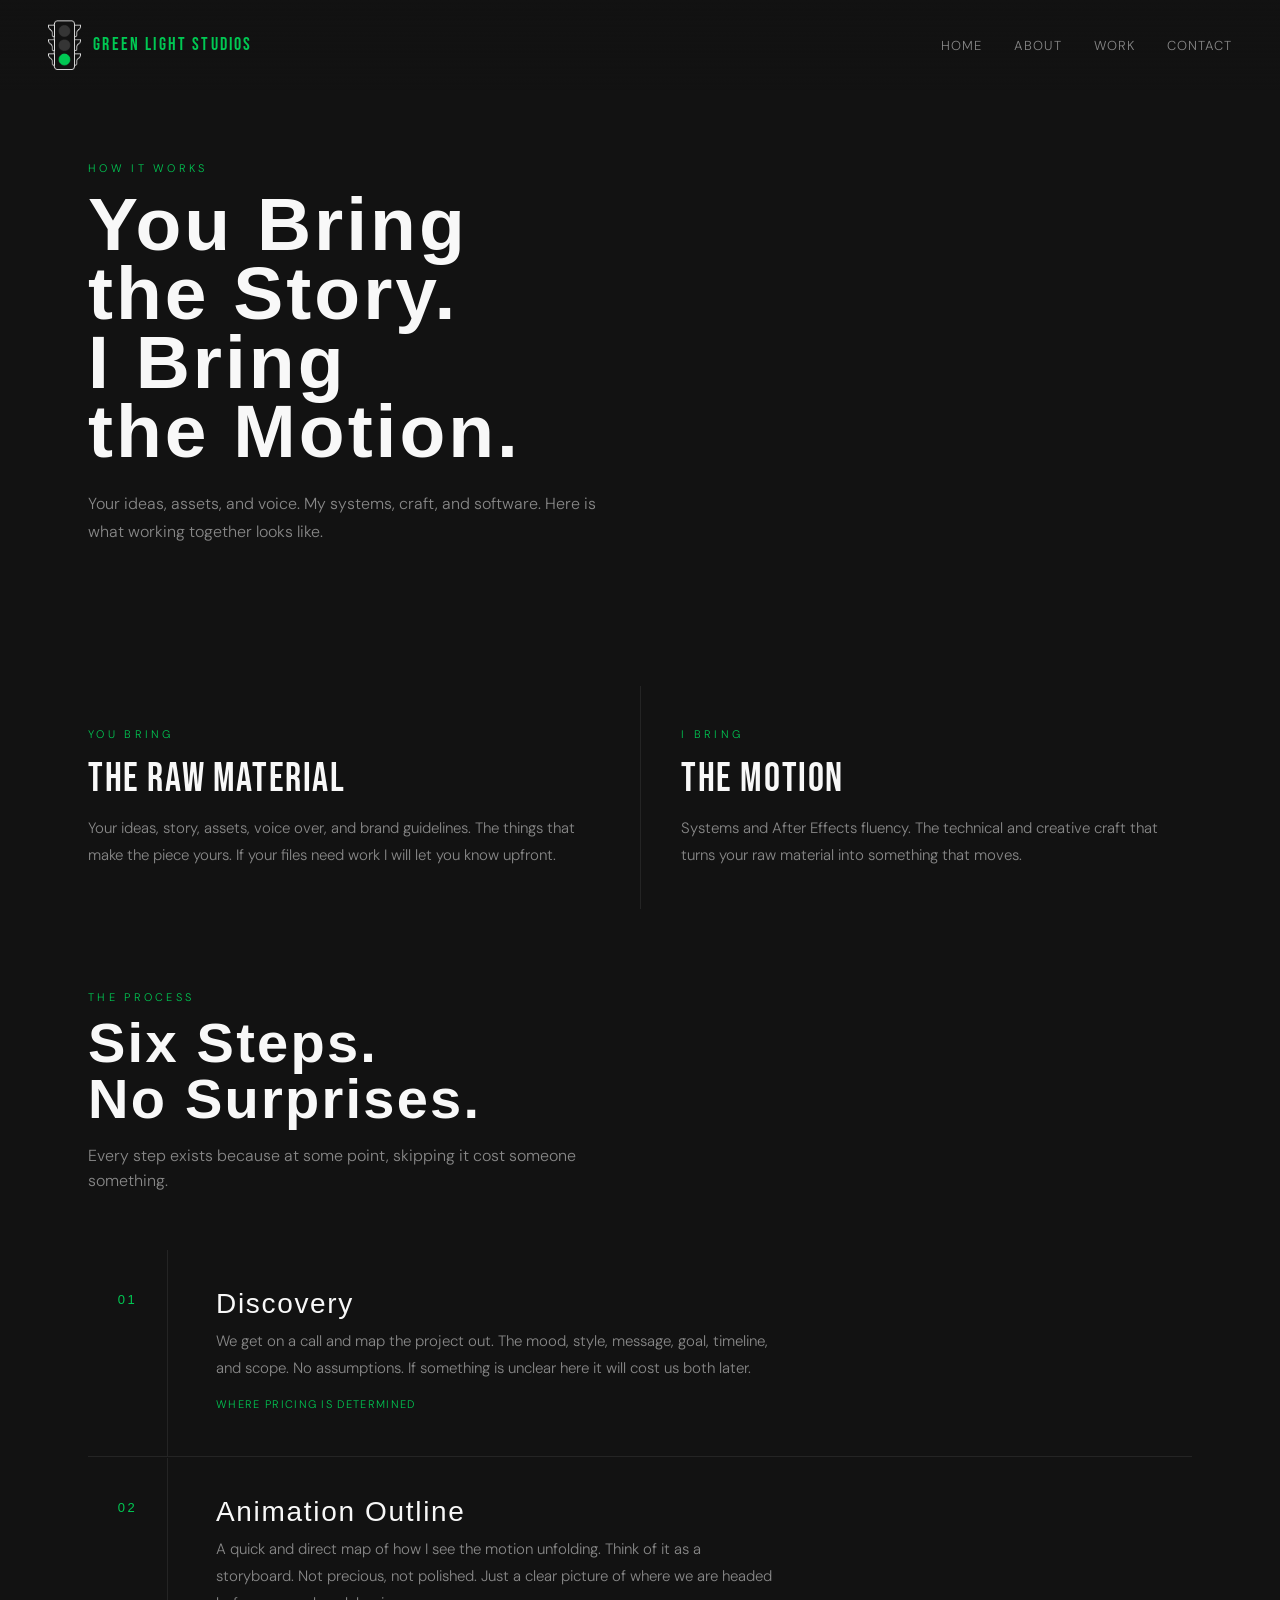
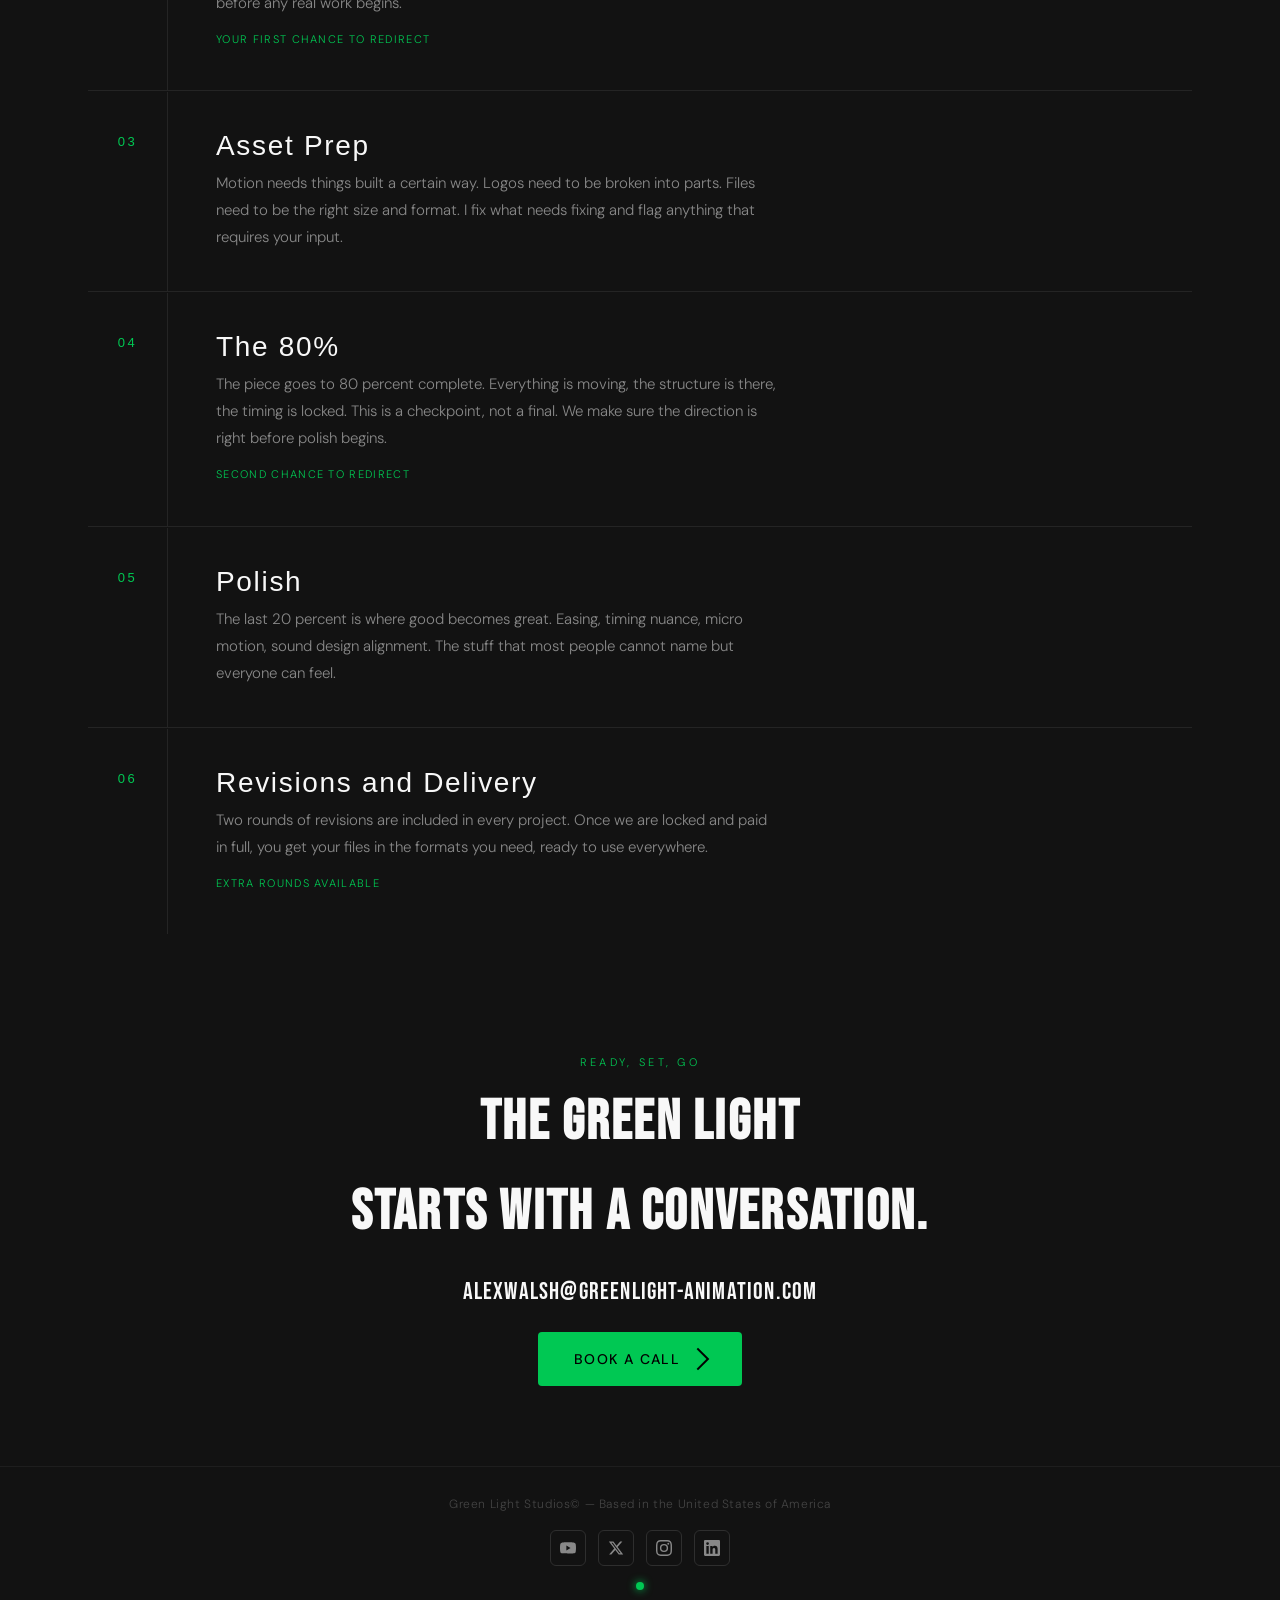
<file: services.html>
<!DOCTYPE html>

<html lang="en">
<head>
<meta charset="UTF-8">
<meta name="viewport" content="width=device-width, initial-scale=1.0">
<meta name="description" content="How Green Light Studios works. Motion design process for freelance clients — from discovery to final delivery.">
<meta property="og:title" content="Services | Green Light Studios">
<meta property="og:description" content="You bring the story. I bring the motion. Here's how it works.">
<meta property="og:url" content="https://greenlight-animation.com/services">
<meta name="robots" content="index, follow">
<title>Services | Green Light Studios — Motion Design Process</title>
<link rel="icon" type="image/png" href="assets/favicon.png">
<link rel="preconnect" href="https://fonts.googleapis.com">
<link rel="canonical" href="https://greenlight-animation.com/services">
<link href="https://fonts.googleapis.com/css2?family=Bebas+Neue&family=DM+Sans:wght@300;400;500&display=swap" rel="stylesheet">
<link rel="stylesheet" href="styles.css">
<style>

/* ── PAGE HERO ── */
.services-page-hero {
padding: 160px 48px 80px;
max-width: 1200px;
margin: 0 auto;
border-bottom: 1px solid var(-border);
}
.services-page-hero .hero-label {
font-size: 11px;
letter-spacing: 0.3em;
text-transform: uppercase;
color: var(--green);
margin-bottom: 12px;
}
.services-page-hero h1 {
font-family: ‘Bebas Neue’, sans-serif;
font-size: clamp(40px, 9vw, 75px);
letter-spacing: 0.04em;
line-height: 0.92;
color: var(--white);
margin-bottom: 24px;
}
.services-page-hero .hero-sub {
font-size: 16px;
color: var(--gray-light);
max-width: 520px;
line-height: 1.75;
}

/* ── AVAILABILITY NOTE ── */
.availability-note {
max-width: 1200px;
margin: 0 auto;
padding: 24px 48px;
border-bottom: 1px solid var(--border);
display: flex;
align-items: center;
gap: 12px;
}
.availability-dot {
width: 7px;
height: 7px;
border-radius: 50%;
background: #FFD60A;
box-shadow: 0 0 8px rgba(255, 214, 10, 0.5);
flex-shrink: 0;
}
.availability-text {
font-size: 13px;
color: var(--gray-light);
line-height: 1.6;
}
.availability-text a {
color: var(--white);
text-decoration: none;
border-bottom: 1px solid var(–border);
transition: border-color 0.2s, color 0.2s;
-webkit-text-decoration: none;
}
.availability-text a:hover {
color: var(--green);
border-color: var(--green);
}

/* ── DIVISION LINE ── */
.services-division {
max-width: 1200px;
margin: 0 auto;
padding: 60px 48px 0;
display: grid;
grid-template-columns: 1fr 1fr;
gap: 0px;
background: transparent;
}
.division-half {
background: var(--black);
padding: 40px 40px 40px 0;
}
.division-half:last-child {
  padding: 40px 0 40px 40px;
  border-left: 1px solid var(--border);
}
.division-half:first-child {
  border-right: none;
}
.division-label {
font-size: 11px;
letter-spacing: 0.3em;
text-transform: uppercase;
color: var(--green);
margin-bottom: 16px;
}
.division-title {
font-family: 'Bebas Neue', sans-serif;
font-size: clamp(28px, 4vw, 40px);
letter-spacing: 0.04em;
color: var(--white);
margin-bottom: 16px;
line-height: 1;
}
.division-body {
font-size: 15px;
color: var(--gray-light);
line-height: 1.8;
}

/* ── WHAT I MAKE ── */
.what-i-make {
max-width: 1200px;
margin: 0 auto;
padding: 80px 48px;
border-bottom: 1px solid var(--border);
}
.what-i-make h2 {
font-family: 'Bebas Neue', sans-serif;
font-size: clamp(36px, 5vw, 56px);
letter-spacing: 0.04em;
color: var(--white);
margin-bottom: 48px;
line-height: 1;
}
.make-grid {
display: grid;
grid-template-columns: repeat(2, 1fr);
gap: 1px;
background: var(--border);
}
.make-card {
background: var(--black);
padding: 40px 36px;
transition: background 0.2s;
}
.make-card:hover { background: var(--dark); }
.make-title {
font-family: 'Bebas Neue', sans-serif;
font-size: 26px;
letter-spacing: 0.06em;
color: var(--white);
margin-bottom: 12px;
line-height: 1;
}
.make-desc {
font-size: 15px;
color: var(--gray-light);
line-height: 1.8;
max-width: 480px;
}

/* ── PROCESS ── */
.process-section {
max-width: 1200px;
margin: 0 auto;
padding: 80px 48px;
}
.process-section .section-label {
margin-bottom: 8px;
}
.process-section h2 {
font-family: ‘Bebas Neue’, sans-serif;
font-size: clamp(36px, 5vw, 56px);
letter-spacing: 0.04em;
color: var(--white);
margin-bottom: 56px;
line-height: 1;
}
.process-steps {
display: flex;
flex-direction: column;
gap: 1px;
background: var(-border);
}
.process-step {
background: var(--black);
display: grid;
grid-template-columns: 80px 1fr;
gap: 0;
transition: background 0.2s;
border-bottom: 1px solid var(--border);
}
.process-step:hover {
background: var(--dark);
}
.process-step:last-child {
  border-bottom: none;
}

.step-num {
padding: 40px 32px;
border-right: 1px solid var(--border);
display: flex;
align-items: flex-start;
justify-content: center;
}
.step-num span {
font-family: ‘Bebas Neue’, sans-serif;
font-size: 13px;
letter-spacing: 0.2em;
color: var(--green);
}
.step-body {
padding: 40px 48px;
}
.step-name {
font-family: ‘Bebas Neue’, sans-serif;
font-size: 28px;
letter-spacing: 0.06em;
color: var(--white);
margin-bottom: 10px;
line-height: 1;
}
.step-desc {
font-size: 15px;
color: var(--gray-light);
line-height: 1.8;
max-width: 560px;
}
.step-note {
display: inline-flex;
align-items: center;
gap: 6px;
margin-top: 14px;
font-size: 11px;
letter-spacing: 0.12em;
text-transform: uppercase;
color: var(--green);
}
.step-note::before {
content: ‘’;
display: block;
width: 4px;
height: 4px;
border-radius: 50%;
background: var(--green);
}

/* ── REVISION CALLOUT ── */
.revision-callout {
max-width: 1200px;
margin: 0 auto;
padding: 0 48px 80px;
}
.revision-inner {
background: var(--dark);
border: 1px solid var(--border);
padding: 36px 40px;
display: flex;
align-items: center;
justify-content: space-between;
gap: 40px;
}
.revision-inner p {
font-size: 15px;
color: var(--gray-light);
line-height: 1.7;
max-width: 520px;
}
.revision-inner strong {
color: var(--white);
font-weight: 500;
}
.revision-stat {
text-align: center;
flex-shrink: 0;
}
.revision-num {
font-family: ‘Bebas Neue’, sans-serif;
font-size: 56px;
color: var(--green);
line-height: 1;
letter-spacing: 0.04em;
}
.revision-label {
font-size: 10px;
letter-spacing: 0.2em;
text-transform: uppercase;
color: var(--gray-light);
margin-top: 4px;
}

/* ── RESPONSIVE ── */
@media (max-width: 768px) {
.services-page-hero { padding: 120px 20px 60px; }
.availability-note { padding: 20px; }
.services-division { grid-template-columns: 1fr; padding: 40px 20px 0; }
.division-half,
.division-half:last-child { padding: 32px 0; border-left: none; border-top: 1px solid var(--border);}
.process-section { padding: 60px 20px; }
.process-step { grid-template-columns: 56px 1fr; }
.step-num { padding: 28px 16px; }
.step-body { padding: 28px 24px; }
.revision-callout { padding: 0 20px 60px; }
.revision-inner { flex-direction: column; text-align: center;}
.make-grid { grid-template-columns: 1fr; }
.what-i-make { padding: 60px 20px; }
.services-page-hero { border-bottom: none; padding: 120px 20px 60px; }
.availability-note { border-top: 1px solid var(--border); }
}

</style>
</head>
<body>

<!-- NAV -->

<nav class="nav-fixed">
  <a href="/" class="nav-logo">
    <img src="assets/nav-logo.png" alt="Green Light Studios" height="50" style="display:block;">
    <span class="nav-wordmark">Green Light Studios</span>
  </a>
  <ul class="nav-links">
    <li><a href="/index">Home</a></li>
    <li><a href="/about">About</a></li>
    <li><a href="/archive">Work</a></li>
    <li><a href="/#contact">Contact</a></li>
  </ul>
</nav>

<!-- HERO -->

<div class="services-page-hero">
  <p class="hero-label">How It Works</p>
  <h1>You Bring<br>the Story.<br>I Bring<br>the Motion.</h1>
  <p class="hero-sub">Your ideas, assets, and voice. My systems, craft, and software. Here is what working together looks like.</p>
</div>

<!-- AVAILABILITY NOTE -->

<div class="availability-note" style="display: none;">
  <div class="availability-dot"></div>
  <p class="availability-text">My primary goal right now is <a href="/#contact">full time studio work</a>. Freelance projects are taken selectively when capacity allows.</p>
</div>

<!-- DIVISION -->

<div class="services-division">
  <div class="division-half">
    <p class="division-label">You Bring</p>
    <p class="division-title">The Raw Material</p>
    <p class="division-body">Your ideas, story, assets, voice over, and brand guidelines. The things that make the piece yours. If your files need work I will let you know upfront.</p>
  </div>
  <div class="division-half">
    <p class="division-label">I Bring</p>
    <p class="division-title">The Motion</p>
    <p class="division-body">Systems and After Effects fluency. The technical and creative craft that turns your raw material into something that moves.</p>
  </div>
</div>

<!-- PROCESS -->

<div class="process-section">
  <p class="section-label">The Process</p>
    <h2>Six Steps.<br>No Surprises.</h2>
  <p style="font-size: 16px; color: var(--gray-light); margin-top: -40px; margin-bottom: 56px; max-width: 560px;">Every step exists because at some point, skipping it cost someone something.</p>


  <div class="process-steps">
    
<div class="process-step">
  <div class="step-num"><span>01</span></div>
  <div class="step-body">
    <p class="step-name">Discovery</p>
    <p class="step-desc">We get on a call and map the project out. The mood, style, message, goal, timeline, and scope. No assumptions. If something is unclear here it will cost us both later.</p>
    <span class="step-note">Where pricing is determined</span>
  </div>
</div>

<div class="process-step">
  <div class="step-num"><span>02</span></div>
  <div class="step-body">
    <p class="step-name">Animation Outline</p>
    <p class="step-desc">A quick and direct map of how I see the motion unfolding. Think of it as a storyboard. Not precious, not polished. Just a clear picture of where we are headed before any real work begins.</p>
    <span class="step-note">Your first chance to redirect</span>
  </div>
</div>

<div class="process-step">
  <div class="step-num"><span>03</span></div>
  <div class="step-body">
    <p class="step-name">Asset Prep</p>
    <p class="step-desc">Motion needs things built a certain way. Logos need to be broken into parts. Files need to be the right size and format. I fix what needs fixing and flag anything that requires your input.</p>
  </div>
</div>

<div class="process-step">
  <div class="step-num"><span>04</span></div>
  <div class="step-body">
    <p class="step-name">The 80%</p>
    <p class="step-desc">The piece goes to 80 percent complete. Everything is moving, the structure is there, the timing is locked. This is a checkpoint, not a final. We make sure the direction is right before polish begins.</p>
    <span class="step-note">Second chance to redirect</span>
  </div>
</div>

<div class="process-step">
  <div class="step-num"><span>05</span></div>
  <div class="step-body">
    <p class="step-name">Polish</p>
    <p class="step-desc">The last 20 percent is where good becomes great. Easing, timing nuance, micro motion, sound design alignment. The stuff that most people cannot name but everyone can feel.</p>
  </div>
</div>

<div class="process-step">
  <div class="step-num"><span>06</span></div>
  <div class="step-body">
    <p class="step-name">Revisions and Delivery</p>
    <p class="step-desc">Two rounds of revisions are included in every project. Once we are locked and paid in full, you get your files in the formats you need, ready to use everywhere.</p>
    <span class="step-note">Extra rounds available</span>
  </div>
</div>


  </div>
</div>


<!-- CONTACT -->

<section id="contact">
  <p class="section-label">Ready, Set, GO</p>
  <h2 class="section-title">The green light<br>starts with a conversation.</h2>
  <a href="mailto:alexwalsh@greenlight-animation.com" class="contact-email">alexwalsh@greenlight-animation.com</a>
  <a href="https://calendly.com/alexwalsh-greenlight-animation/newclientmeeting" target="_blank" class="cta-btn" style="margin: 0 auto;">Book a Call<span class="cta-arrow"></span></a>
</section>

<!-- FOOTER -->

<footer>
  <span class="footer-copy">Green Light Studios&copy; — Based in the United States of America</span>
  <div class="social-links">
    <a href="https://www.youtube.com/@GreenLightStudiosPro" class="social-link" aria-label="YouTube">
      <svg viewBox="0 0 24 24"><path d="M23.498 6.186a3.016 3.016 0 0 0-2.122-2.136C19.505 3.545 12 3.545 12 3.545s-7.505 0-9.377.505A3.017 3.017 0 0 0 .502 6.186C0 8.07 0 12 0 12s0 3.93.502 5.814a3.016 3.016 0 0 0 2.122 2.136c1.871.505 9.376.505 9.376.505s7.505 0 9.377-.505a3.015 3.015 0 0 0 2.122-2.136C24 15.93 24 12 24 12s0-3.93-.502-5.814zM9.545 15.568V8.432L15.818 12l-6.273 3.568z"/></svg>
    </a>
    <a href="https://x.com/Green_LightPro" class="social-link" aria-label="Twitter / X">
      <svg viewBox="0 0 24 24"><path d="M18.244 2.25h3.308l-7.227 8.26 8.502 11.24H16.17l-5.214-6.817L4.99 21.75H1.68l7.73-8.835L1.254 2.25H8.08l4.713 6.231zm-1.161 17.52h1.833L7.084 4.126H5.117z"/></svg>
    </a>
    <a href="https://www.instagram.com/green_lightstudios/" class="social-link" aria-label="Instagram">
      <svg viewBox="0 0 24 24"><path d="M12 2.163c3.204 0 3.584.012 4.85.07 3.252.148 4.771 1.691 4.919 4.919.058 1.265.069 1.645.069 4.849 0 3.205-.012 3.584-.069 4.849-.149 3.225-1.664 4.771-4.919 4.919-1.266.058-1.644.07-4.85.07-3.204 0-3.584-.012-4.849-.07-3.26-.149-4.771-1.699-4.919-4.92-.058-1.265-.07-1.644-.07-4.849 0-3.204.013-3.583.07-4.849.149-3.227 1.664-4.771 4.919-4.919 1.266-.057 1.645-.069 4.849-.069zM12 0C8.741 0 8.333.014 7.053.072 2.695.272.273 2.69.073 7.052.014 8.333 0 8.741 0 12c0 3.259.014 3.668.072 4.948.2 4.358 2.618 6.78 6.98 6.98C8.333 23.986 8.741 24 12 24c3.259 0 3.668-.014 4.948-.072 4.354-.2 6.782-2.618 6.979-6.98.059-1.28.073-1.689.073-4.948 0-3.259-.014-3.667-.072-4.947-.196-4.354-2.617-6.78-6.979-6.98C15.668.014 15.259 0 12 0zm0 5.838a6.162 6.162 0 1 0 0 12.324 6.162 6.162 0 0 0 0-12.324zM12 16a4 4 0 1 1 0-8 4 4 0 0 1 0 8zm6.406-11.845a1.44 1.44 0 1 0 0 2.881 1.44 1.44 0 0 0 0-2.881z"/></svg>
    </a>
    <a href="https://www.linkedin.com/in/wanderwalsh/" class="social-link" aria-label="LinkedIn">
      <svg viewBox="0 0 24 24"><path d="M20.447 20.452h-3.554v-5.569c0-1.328-.027-3.037-1.852-3.037-1.853 0-2.136 1.445-2.136 2.939v5.667H9.351V9h3.414v1.561h.046c.477-.9 1.637-1.85 3.37-1.85 3.601 0 4.267 2.37 4.267 5.455v6.286zM5.337 7.433a2.062 2.062 0 0 1-2.063-2.065 2.064 2.064 0 1 1 2.063 2.065zm1.782 13.019H3.555V9h3.564v11.452zM22.225 0H1.771C.792 0 0 .774 0 1.729v20.542C0 23.227.792 24 1.771 24h20.451C23.2 24 24 23.227 24 22.271V1.729C24 .774 23.2 0 22.222 0h.003z"/></svg>
    </a>
  </div>
  <div class="footer-green"></div>
</footer>

</body>
</html>
</file>
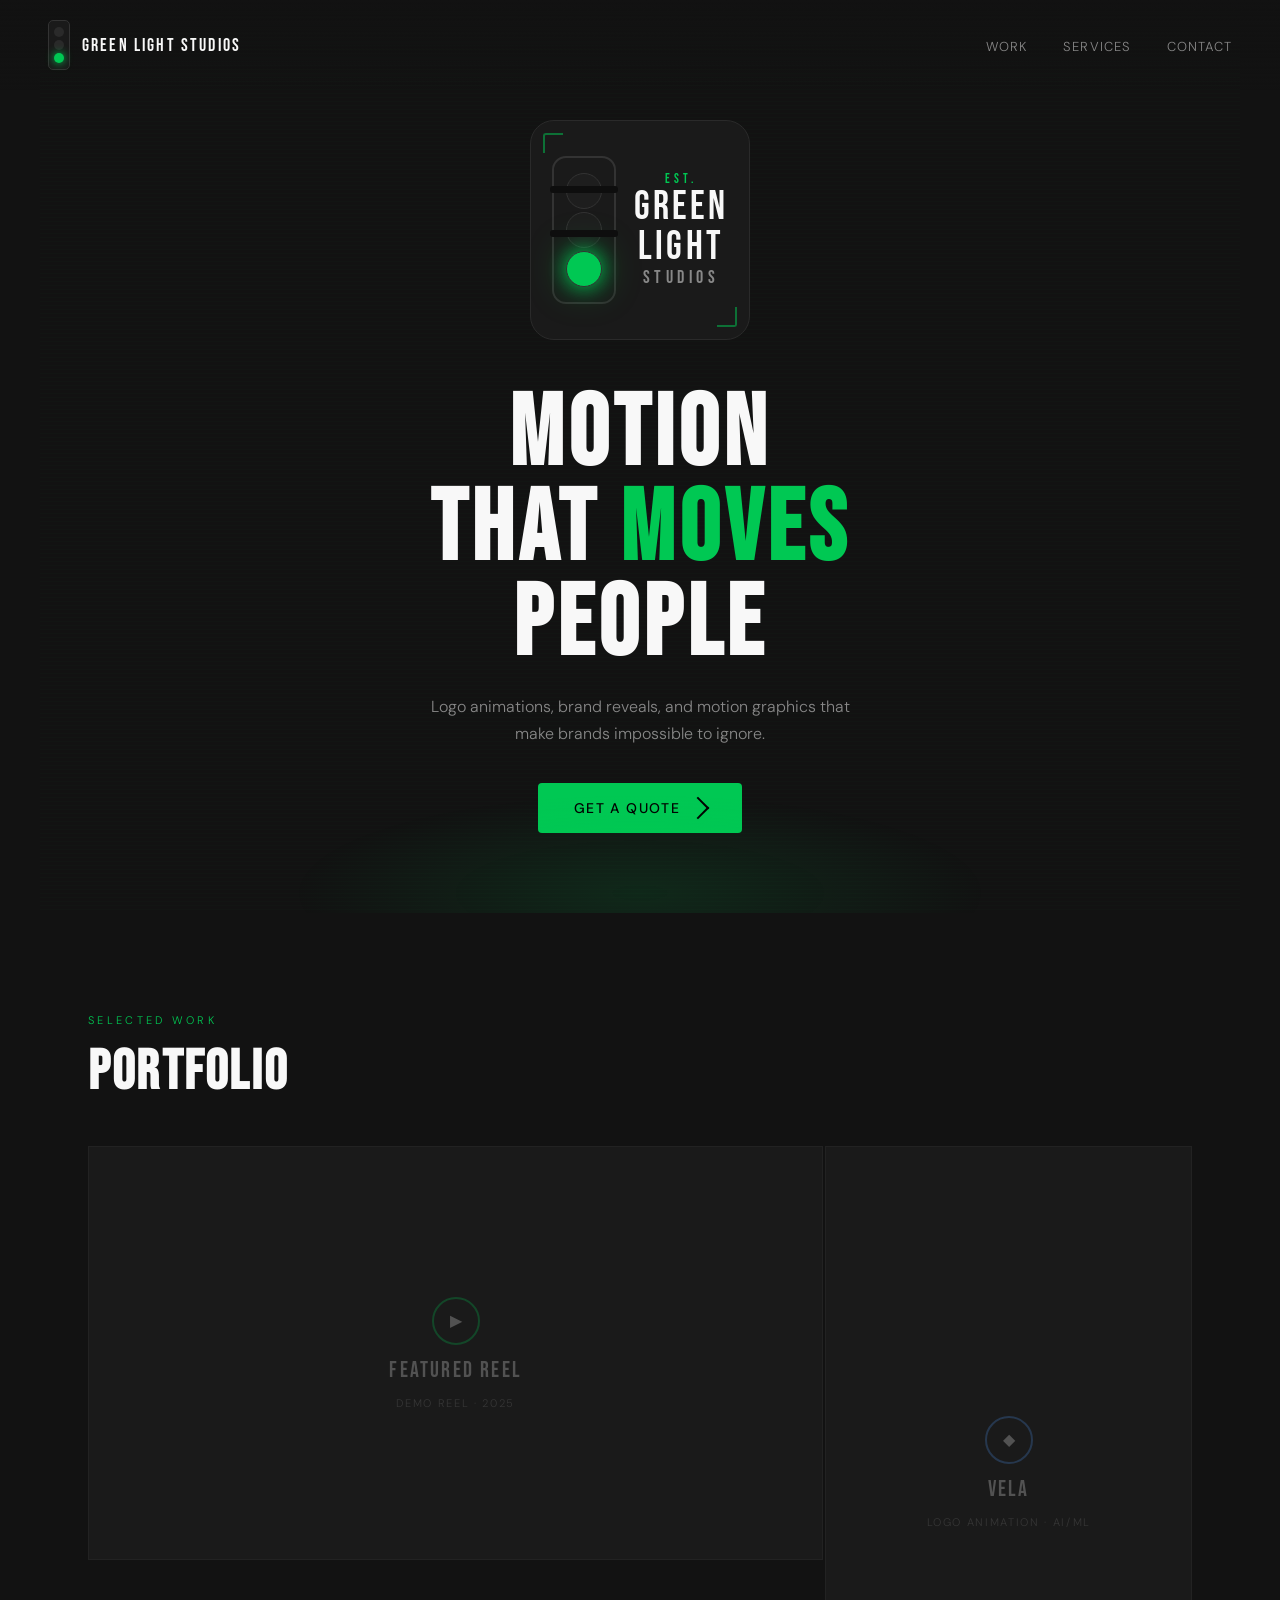
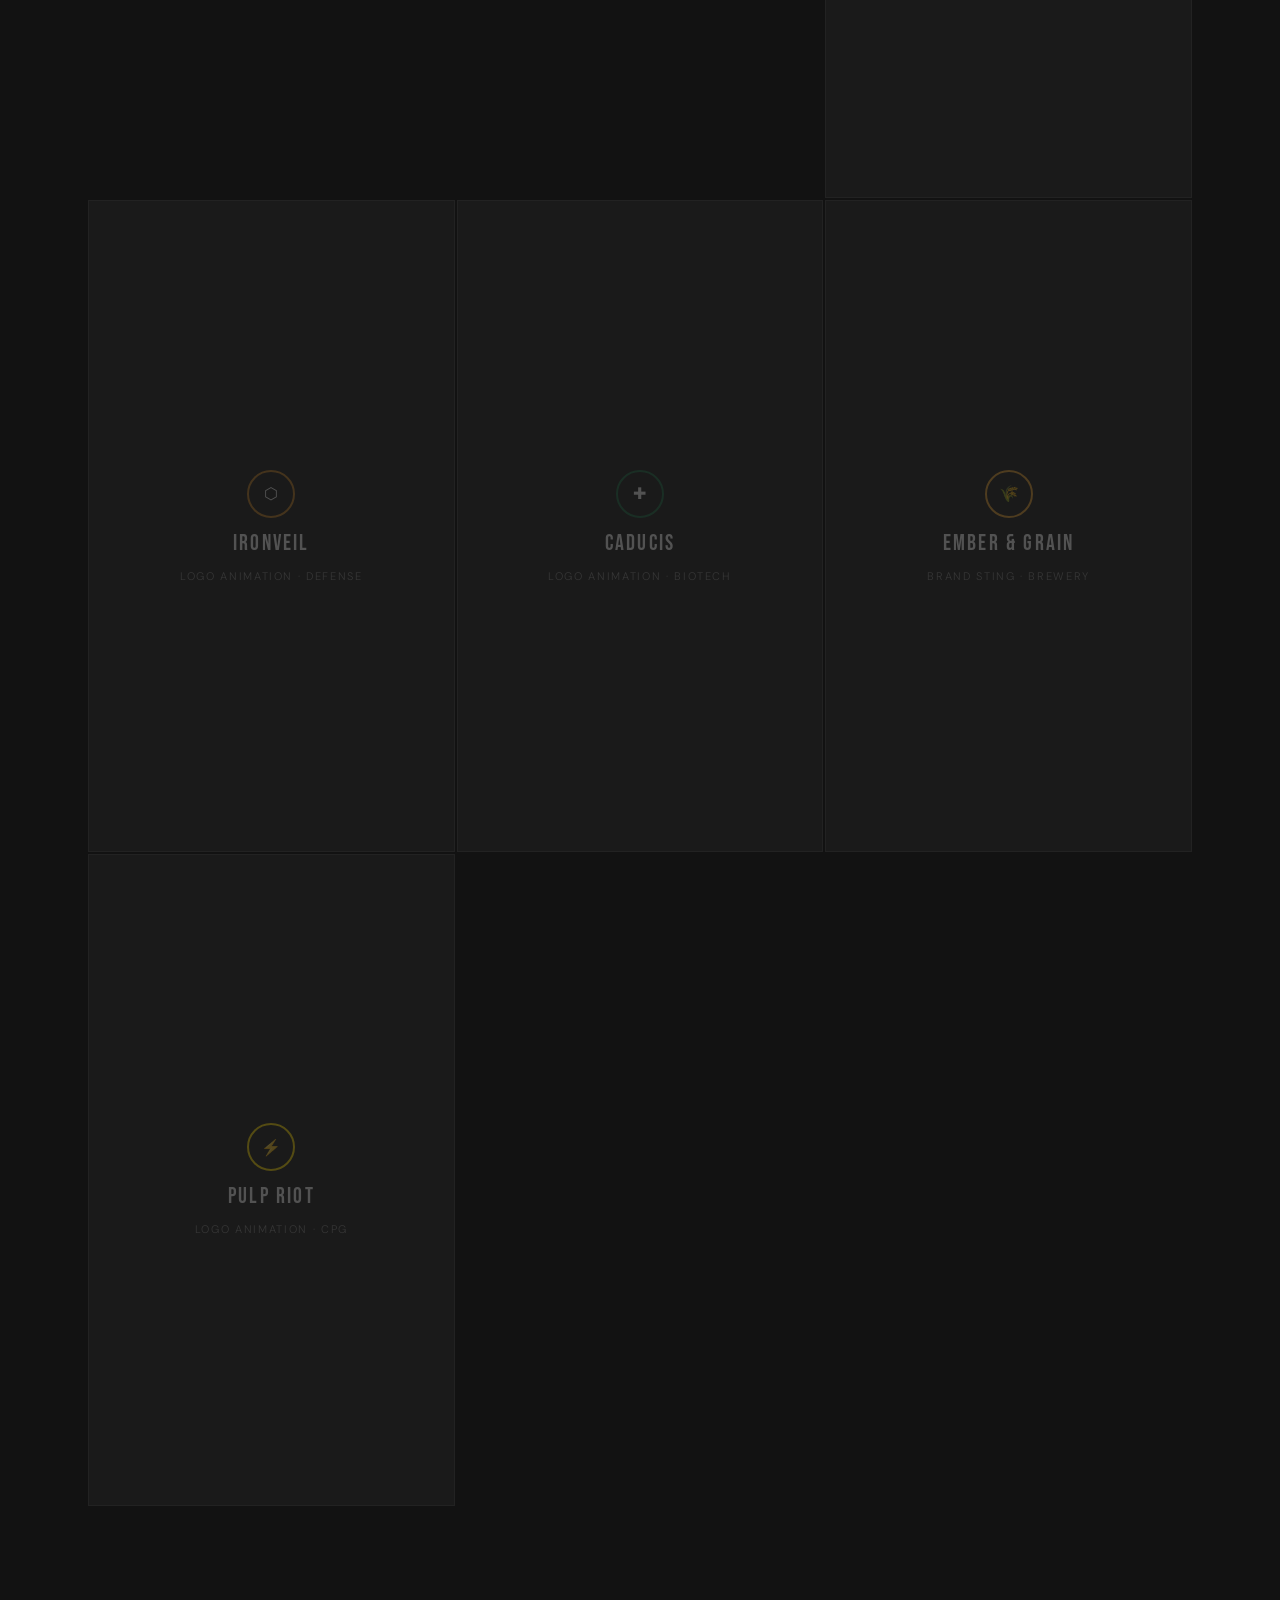
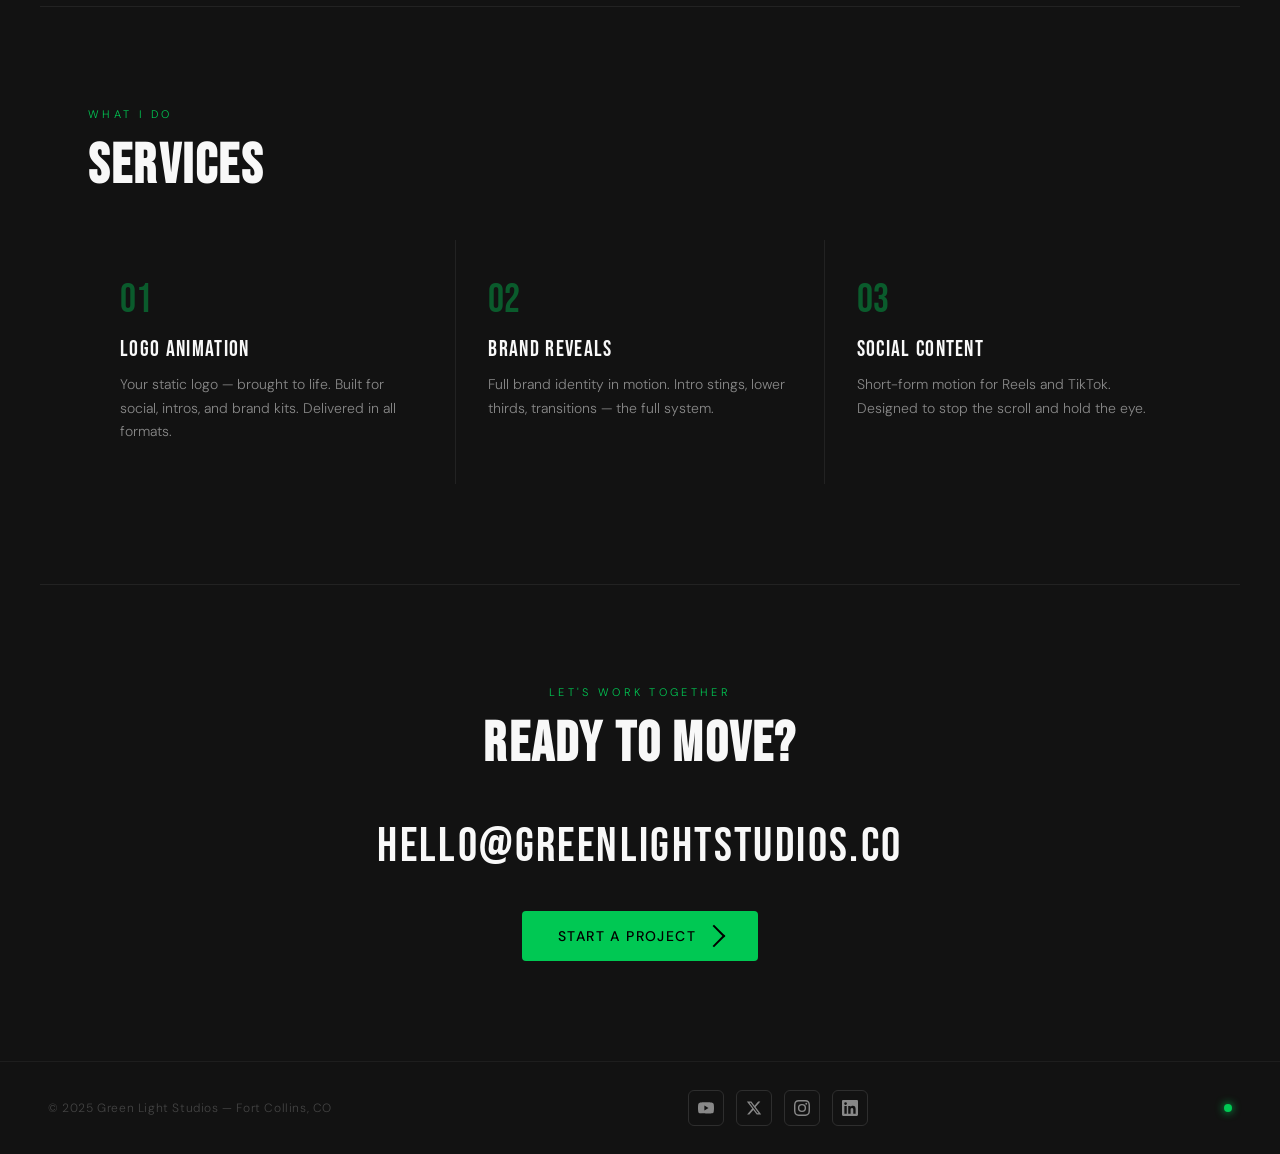
<file: websitecode.html>
<!DOCTYPE html>
<html lang="en">
<head>
<meta charset="UTF-8">
<meta name="viewport" content="width=device-width, initial-scale=1.0">
<title>Green Light Studios — Motion Graphics</title>
<link rel="preconnect" href="https://fonts.googleapis.com">
<link href="https://fonts.googleapis.com/css2?family=Bebas+Neue&family=DM+Sans:wght@300;400;500&display=swap" rel="stylesheet">
<style>
  :root {
    --black: #121212;
    --dark: #1a1a1a;
    --green: #00C853;
    --green-dim: #00a844;
    --white: #F8F8F8;
    --gray: #444;
    --gray-light: #888;
  }

  *, *::before, *::after { box-sizing: border-box; margin: 0; padding: 0; }
  html { scroll-behavior: smooth; }
  body {
    background: var(--black);
    color: var(--white);
    font-family: 'DM Sans', sans-serif;
    font-weight: 300;
    overflow-x: hidden;
  }

  /* NAV */
  nav {
    position: fixed;
    top: 0; left: 0; right: 0;
    z-index: 100;
    display: flex;
    justify-content: space-between;
    align-items: center;
    padding: 20px 48px;
    background: linear-gradient(to bottom, rgba(18,18,18,0.95), transparent);
  }
  .nav-logo { display: flex; align-items: center; gap: 12px; text-decoration: none; }
  .stoplight-sm {
    width: 22px; height: 50px;
    background: var(--dark);
    border-radius: 5px;
    display: flex; flex-direction: column;
    align-items: center; justify-content: space-around;
    padding: 5px 0;
    border: 1px solid #333;
    flex-shrink: 0;
  }
  .light-sm { width: 10px; height: 10px; border-radius: 50%; background: #2a2a2a; }
  .light-sm.active { background: var(--green); box-shadow: 0 0 8px var(--green); }
  .nav-wordmark { font-family: 'Bebas Neue', sans-serif; font-size: 18px; letter-spacing: 0.12em; color: var(--white); }
  .nav-links { display: flex; gap: 36px; list-style: none; }
  .nav-links a { color: var(--gray-light); text-decoration: none; font-size: 13px; letter-spacing: 0.08em; text-transform: uppercase; transition: color 0.2s; }
  .nav-links a:hover { color: var(--green); }

  /* HERO */
  #hero {
    min-height: 100vh;
    display: flex; flex-direction: column;
    align-items: center; justify-content: center;
    text-align: center;
    padding: 120px 24px 80px;
    position: relative; overflow: hidden;
  }
  #hero::before {
    content: ''; position: absolute; inset: 0;
    background: repeating-linear-gradient(0deg, transparent, transparent 3px, rgba(0,200,83,0.015) 3px, rgba(0,200,83,0.015) 4px);
    pointer-events: none;
  }
  #hero::after {
    content: ''; position: absolute; bottom: -80px; left: 50%; transform: translateX(-50%);
    width: 700px; height: 200px;
    background: radial-gradient(ellipse, rgba(0,200,83,0.12) 0%, transparent 70%);
    pointer-events: none;
  }

  /* LOGO STAGE */
  .logo-stage {
    width: 220px; height: 220px;
    background: var(--dark);
    border: 1px solid #2a2a2a;
    border-radius: 24px;
    display: flex; align-items: center; justify-content: center;
    margin-bottom: 48px;
    position: relative; overflow: hidden;
  }
  .logo-stage::before, .logo-stage::after {
    content: ''; position: absolute;
    width: 20px; height: 20px;
    border-color: var(--green); border-style: solid; opacity: 0.5;
  }
  .logo-stage::before { top: 12px; left: 12px; border-width: 2px 0 0 2px; border-radius: 3px 0 0 0; }
  .logo-stage::after  { bottom: 12px; right: 12px; border-width: 0 2px 2px 0; border-radius: 0 0 3px 0; }
  .stoplight-logo {
    width: 64px; height: 148px;
    background: var(--dark);
    border-radius: 14px;
    display: flex; flex-direction: column;
    align-items: center; justify-content: space-around;
    padding: 14px 0;
    border: 2px solid #333;
    position: relative;
    animation: logo-appear 1.2s ease forwards;
    opacity: 0;
  }
  .stoplight-logo::before, .stoplight-logo::after {
    content: ''; position: absolute;
    left: -4px; right: -4px; height: 7px;
    background: #0e0e0e; border-radius: 3px;
  }
  .stoplight-logo::before { top: 28px; }
  .stoplight-logo::after  { top: 72px; }
  .light-lg { width: 36px; height: 36px; border-radius: 50%; background: #1e1e1e; border: 1px solid #333; }
  .light-lg.green { animation: light-on 0.6s ease 1.4s forwards; }
  .logo-lockup { display: flex; flex-direction: column; align-items: center; gap: 0; animation: fade-up 0.8s ease 0.8s forwards; opacity: 0; }
  .logo-line1 { font-family: 'Bebas Neue', sans-serif; font-size: 13px; letter-spacing: 0.3em; color: var(--green); }
  .logo-line2 { font-family: 'Bebas Neue', sans-serif; font-size: 40px; letter-spacing: 0.08em; color: var(--white); line-height: 1; }
  .logo-line3 { font-family: 'Bebas Neue', sans-serif; font-size: 18px; letter-spacing: 0.25em; color: var(--gray-light); line-height: 1.2; }

  .hero-tagline {
    font-family: 'Bebas Neue', sans-serif;
    font-size: clamp(52px, 9vw, 100px);
    letter-spacing: 0.05em; line-height: 0.95;
    color: var(--white);
    animation: fade-up 0.9s ease 0.2s forwards; opacity: 0;
  }
  .hero-tagline span { color: var(--green); }
  .hero-sub {
    margin-top: 20px; font-size: 16px; color: var(--gray-light);
    max-width: 440px; line-height: 1.7;
    animation: fade-up 0.9s ease 0.4s forwards; opacity: 0;
  }

  /* CTA */
  .cta-btn {
    display: inline-flex; align-items: center; gap: 10px;
    margin-top: 36px; padding: 16px 36px;
    background: var(--green); color: #000;
    font-family: 'DM Sans', sans-serif; font-weight: 500;
    font-size: 14px; letter-spacing: 0.1em; text-transform: uppercase;
    text-decoration: none; border-radius: 4px; border: none; cursor: pointer;
    transition: background 0.2s, transform 0.15s, box-shadow 0.2s;
    animation: fade-up 0.9s ease 0.6s forwards; opacity: 0;
  }
  .cta-btn:hover { background: var(--green-dim); transform: translateY(-2px); box-shadow: 0 8px 32px rgba(0,200,83,0.3); }
  .cta-btn:active { transform: translateY(0); }
  .cta-arrow { width: 16px; height: 16px; border-top: 2px solid #000; border-right: 2px solid #000; transform: rotate(45deg); transition: transform 0.2s; }
  .cta-btn:hover .cta-arrow { transform: rotate(45deg) translate(2px,-2px); }

  /* SHARED SECTION */
  section { padding: 100px 48px; max-width: 1200px; margin: 0 auto; }
  .section-label { font-size: 11px; letter-spacing: 0.3em; text-transform: uppercase; color: var(--green); margin-bottom: 12px; }
  .section-title { font-family: 'Bebas Neue', sans-serif; font-size: clamp(36px, 5vw, 56px); letter-spacing: 0.04em; color: var(--white); margin-bottom: 40px; }

  /* PORTFOLIO */
  #portfolio { max-width: 1200px; padding: 100px 48px; margin: 0 auto; }
  .portfolio-grid { display: grid; grid-template-columns: repeat(3, 1fr); gap: 2px; }
  .portfolio-item { position: relative; aspect-ratio: 9/16; background: var(--dark); overflow: hidden; cursor: pointer; }
  .portfolio-item:first-child { grid-column: span 2; aspect-ratio: 16/9; }
  .portfolio-thumb { width: 100%; height: 100%; display: flex; align-items: center; justify-content: center; background: var(--dark); border: 1px solid #222; transition: border-color 0.3s; }
  .portfolio-item:hover .portfolio-thumb { border-color: var(--green); }
  .thumb-inner { display: flex; flex-direction: column; align-items: center; gap: 12px; opacity: 0.25; transition: opacity 0.3s; padding: 20px; text-align: center; }
  .portfolio-item:hover .thumb-inner { opacity: 0.6; }
  .thumb-icon { width: 48px; height: 48px; border: 2px solid var(--green); border-radius: 50%; display: flex; align-items: center; justify-content: center; }
  .thumb-label { font-family: 'Bebas Neue', sans-serif; font-size: 22px; letter-spacing: 0.1em; color: var(--white); }
  .thumb-type { font-size: 11px; letter-spacing: 0.15em; color: var(--gray-light); text-transform: uppercase; }
  .portfolio-overlay { position: absolute; inset: 0; background: rgba(0,200,83,0.06); opacity: 0; transition: opacity 0.3s; display: flex; align-items: flex-end; padding: 20px; }
  .portfolio-item:hover .portfolio-overlay { opacity: 1; }
  .overlay-tag { font-size: 11px; letter-spacing: 0.15em; text-transform: uppercase; color: var(--green); border: 1px solid var(--green); padding: 4px 10px; border-radius: 2px; }

  /* SERVICES */
  #services { border-top: 1px solid #222; }
  .services-list { display: grid; grid-template-columns: repeat(3, 1fr); gap: 1px; background: #222; margin-top: 8px; }
  .service-card { background: var(--black); padding: 40px 32px; transition: background 0.2s; }
  .service-card:hover { background: var(--dark); }
  .service-num { font-family: 'Bebas Neue', sans-serif; font-size: 40px; color: var(--green); opacity: 0.4; line-height: 1; margin-bottom: 16px; }
  .service-name { font-family: 'Bebas Neue', sans-serif; font-size: 22px; letter-spacing: 0.06em; color: var(--white); margin-bottom: 10px; }
  .service-desc { font-size: 14px; color: var(--gray-light); line-height: 1.7; }

  /* CONTACT */
  #contact { border-top: 1px solid #222; text-align: center; }
  .contact-email { font-family: 'Bebas Neue', sans-serif; font-size: clamp(28px, 4vw, 48px); color: var(--white); text-decoration: none; letter-spacing: 0.05em; transition: color 0.2s; display: block; margin-bottom: 36px; }
  .contact-email:hover { color: var(--green); }

  /* FOOTER */
  footer {
    border-top: 1px solid #1e1e1e;
    padding: 28px 48px;
    display: flex; justify-content: space-between; align-items: center; gap: 20px;
  }
  .footer-copy { font-size: 12px; color: var(--gray); letter-spacing: 0.05em; }

  /* SOCIAL ICONS */
  .social-links { display: flex; align-items: center; gap: 12px; }
  .social-link {
    display: flex; align-items: center; justify-content: center;
    width: 36px; height: 36px;
    border: 1px solid #2e2e2e;
    border-radius: 6px;
    color: var(--gray-light);
    text-decoration: none;
    transition: color 0.2s, border-color 0.2s, background 0.2s;
  }
  .social-link:hover { color: var(--green); border-color: var(--green); background: rgba(0,200,83,0.06); }
  .social-link svg { width: 16px; height: 16px; fill: currentColor; display: block; }

  .footer-green { width: 8px; height: 8px; border-radius: 50%; background: var(--green); box-shadow: 0 0 8px var(--green); animation: pulse 2s infinite; flex-shrink: 0; }

  /* KEYFRAMES */
  @keyframes fade-up { from { opacity: 0; transform: translateY(24px); } to { opacity: 1; transform: translateY(0); } }
  @keyframes logo-appear { from { opacity: 0; transform: scale(0.85); } to { opacity: 1; transform: scale(1); } }
  @keyframes light-on { from { background: #1e1e1e; box-shadow: none; } to { background: var(--green); box-shadow: 0 0 20px var(--green), 0 0 40px rgba(0,200,83,0.4); } }
  @keyframes pulse { 0%, 100% { opacity: 1; } 50% { opacity: 0.4; } }

  /* RESPONSIVE */
  @media (max-width: 768px) {
    nav { padding: 16px 20px; }
    .nav-links { display: none; }
    section, #portfolio, #contact { padding: 60px 20px; }
    .portfolio-grid { grid-template-columns: 1fr; }
    .portfolio-item:first-child { grid-column: span 1; aspect-ratio: 16/9; }
    .services-list { grid-template-columns: 1fr; }
    footer { flex-direction: column; text-align: center; }
  }
</style>
</head>
<body>

<!-- NAV -->
<nav>
  <a href="#hero" class="nav-logo">
    <div class="stoplight-sm">
      <div class="light-sm"></div>
      <div class="light-sm"></div>
      <div class="light-sm active"></div>
    </div>
    <span class="nav-wordmark">Green Light Studios</span>
  </a>
  <ul class="nav-links">
    <li><a href="#portfolio">Work</a></li>
    <li><a href="#services">Services</a></li>
    <li><a href="#contact">Contact</a></li>
  </ul>
</nav>

<!-- HERO -->
<section id="hero">
  <div class="logo-stage">
    <div style="display:flex;align-items:center;gap:18px;">
      <div class="stoplight-logo">
        <div class="light-lg"></div>
        <div class="light-lg"></div>
        <div class="light-lg green"></div>
      </div>
      <div class="logo-lockup">
        <span class="logo-line1">Est.</span>
        <span class="logo-line2">Green<br>Light</span>
        <span class="logo-line3">Studios</span>
      </div>
    </div>
  </div>
  <h1 class="hero-tagline">Motion<br>That <span>Moves</span><br>People</h1>
  <p class="hero-sub">Logo animations, brand reveals, and motion graphics that make brands impossible to ignore.</p>
  <a href="#contact" class="cta-btn">Get a Quote <span class="cta-arrow"></span></a>
</section>

<!-- PORTFOLIO -->
<div id="portfolio">
  <p class="section-label">Selected Work</p>
  <h2 class="section-title">Portfolio</h2>
  <div class="portfolio-grid">
    <div class="portfolio-item">
      <div class="portfolio-thumb"><div class="thumb-inner"><div class="thumb-icon">&#9654;</div><span class="thumb-label">Featured Reel</span><span class="thumb-type">Demo Reel &middot; 2025</span></div></div>
      <div class="portfolio-overlay"><span class="overlay-tag">Play Reel</span></div>
    </div>
    <div class="portfolio-item">
      <div class="portfolio-thumb"><div class="thumb-inner"><div class="thumb-icon" style="border-color:#4A8FE7;">&#9670;</div><span class="thumb-label">VELA</span><span class="thumb-type">Logo Animation &middot; AI/ML</span></div></div>
      <div class="portfolio-overlay"><span class="overlay-tag">View Work</span></div>
    </div>
    <div class="portfolio-item">
      <div class="portfolio-thumb"><div class="thumb-inner"><div class="thumb-icon" style="border-color:#C17F24;">&#11041;</div><span class="thumb-label">IRONVEIL</span><span class="thumb-type">Logo Animation &middot; Defense</span></div></div>
      <div class="portfolio-overlay"><span class="overlay-tag">View Work</span></div>
    </div>
    <div class="portfolio-item">
      <div class="portfolio-thumb"><div class="thumb-inner"><div class="thumb-icon" style="border-color:#1A6B45;">&#10010;</div><span class="thumb-label">CADUCIS</span><span class="thumb-type">Logo Animation &middot; Biotech</span></div></div>
      <div class="portfolio-overlay"><span class="overlay-tag">View Work</span></div>
    </div>
    <div class="portfolio-item">
      <div class="portfolio-thumb"><div class="thumb-inner"><div class="thumb-icon" style="border-color:#E8A030;">&#127806;</div><span class="thumb-label">Ember &amp; Grain</span><span class="thumb-type">Brand Sting &middot; Brewery</span></div></div>
      <div class="portfolio-overlay"><span class="overlay-tag">View Work</span></div>
    </div>
    <div class="portfolio-item">
      <div class="portfolio-thumb"><div class="thumb-inner"><div class="thumb-icon" style="border-color:#FFDD00;">&#9889;</div><span class="thumb-label">PULP RIOT</span><span class="thumb-type">Logo Animation &middot; CPG</span></div></div>
      <div class="portfolio-overlay"><span class="overlay-tag">View Work</span></div>
    </div>
  </div>
</div>

<!-- SERVICES -->
<section id="services">
  <p class="section-label">What I Do</p>
  <h2 class="section-title">Services</h2>
  <div class="services-list">
    <div class="service-card">
      <div class="service-num">01</div>
      <div class="service-name">Logo Animation</div>
      <p class="service-desc">Your static logo — brought to life. Built for social, intros, and brand kits. Delivered in all formats.</p>
    </div>
    <div class="service-card">
      <div class="service-num">02</div>
      <div class="service-name">Brand Reveals</div>
      <p class="service-desc">Full brand identity in motion. Intro stings, lower thirds, transitions — the full system.</p>
    </div>
    <div class="service-card">
      <div class="service-num">03</div>
      <div class="service-name">Social Content</div>
      <p class="service-desc">Short-form motion for Reels and TikTok. Designed to stop the scroll and hold the eye.</p>
    </div>
  </div>
</section>

<!-- CONTACT -->
<section id="contact">
  <p class="section-label">Let's Work Together</p>
  <h2 class="section-title">Ready to move?</h2>
  <a href="mailto:hello@greenlightstudios.co" class="contact-email">hello@greenlightstudios.co</a>
  <a href="mailto:hello@greenlightstudios.co" class="cta-btn" style="margin:0 auto;">Start a Project <span class="cta-arrow"></span></a>
</section>

<!-- FOOTER -->
<footer>
  <span class="footer-copy">&copy; 2025 Green Light Studios &mdash; Fort Collins, CO</span>

  <div class="social-links">

    <!-- YouTube -->
    <a href="#" class="social-link" aria-label="YouTube">
      <svg viewBox="0 0 24 24"><path d="M23.498 6.186a3.016 3.016 0 0 0-2.122-2.136C19.505 3.545 12 3.545 12 3.545s-7.505 0-9.377.505A3.017 3.017 0 0 0 .502 6.186C0 8.07 0 12 0 12s0 3.93.502 5.814a3.016 3.016 0 0 0 2.122 2.136c1.871.505 9.376.505 9.376.505s7.505 0 9.377-.505a3.015 3.015 0 0 0 2.122-2.136C24 15.93 24 12 24 12s0-3.93-.502-5.814zM9.545 15.568V8.432L15.818 12l-6.273 3.568z"/></svg>
    </a>

    <!-- X / Twitter -->
    <a href="#" class="social-link" aria-label="Twitter / X">
      <svg viewBox="0 0 24 24"><path d="M18.244 2.25h3.308l-7.227 8.26 8.502 11.24H16.17l-5.214-6.817L4.99 21.75H1.68l7.73-8.835L1.254 2.25H8.08l4.713 6.231zm-1.161 17.52h1.833L7.084 4.126H5.117z"/></svg>
    </a>

    <!-- Instagram -->
    <a href="#" class="social-link" aria-label="Instagram">
      <svg viewBox="0 0 24 24"><path d="M12 2.163c3.204 0 3.584.012 4.85.07 3.252.148 4.771 1.691 4.919 4.919.058 1.265.069 1.645.069 4.849 0 3.205-.012 3.584-.069 4.849-.149 3.225-1.664 4.771-4.919 4.919-1.266.058-1.644.07-4.85.07-3.204 0-3.584-.012-4.849-.07-3.26-.149-4.771-1.699-4.919-4.92-.058-1.265-.07-1.644-.07-4.849 0-3.204.013-3.583.07-4.849.149-3.227 1.664-4.771 4.919-4.919 1.266-.057 1.645-.069 4.849-.069zM12 0C8.741 0 8.333.014 7.053.072 2.695.272.273 2.69.073 7.052.014 8.333 0 8.741 0 12c0 3.259.014 3.668.072 4.948.2 4.358 2.618 6.78 6.98 6.98C8.333 23.986 8.741 24 12 24c3.259 0 3.668-.014 4.948-.072 4.354-.2 6.782-2.618 6.979-6.98.059-1.28.073-1.689.073-4.948 0-3.259-.014-3.667-.072-4.947-.196-4.354-2.617-6.78-6.979-6.98C15.668.014 15.259 0 12 0zm0 5.838a6.162 6.162 0 1 0 0 12.324 6.162 6.162 0 0 0 0-12.324zM12 16a4 4 0 1 1 0-8 4 4 0 0 1 0 8zm6.406-11.845a1.44 1.44 0 1 0 0 2.881 1.44 1.44 0 0 0 0-2.881z"/></svg>
    </a>

    <!-- LinkedIn -->
    <a href="#" class="social-link" aria-label="LinkedIn">
      <svg viewBox="0 0 24 24"><path d="M20.447 20.452h-3.554v-5.569c0-1.328-.027-3.037-1.852-3.037-1.853 0-2.136 1.445-2.136 2.939v5.667H9.351V9h3.414v1.561h.046c.477-.9 1.637-1.85 3.37-1.85 3.601 0 4.267 2.37 4.267 5.455v6.286zM5.337 7.433a2.062 2.062 0 0 1-2.063-2.065 2.064 2.064 0 1 1 2.063 2.065zm1.782 13.019H3.555V9h3.564v11.452zM22.225 0H1.771C.792 0 0 .774 0 1.729v20.542C0 23.227.792 24 1.771 24h20.451C23.2 24 24 23.227 24 22.271V1.729C24 .774 23.2 0 22.222 0h.003z"/></svg>
    </a>

  </div>

  <div class="footer-green"></div>
</footer>

</body>
</html>
</file>
<file: styles.css>
/* ============================================================
   GREEN LIGHT STUDIOS — SHARED STYLESHEET
   styles.css — linked by all pages
   ============================================================ */

/* ── TOKENS ── */
:root {
  --black:      #121212;
  --dark:       #1a1a1a;
  --card:       #161616;
  --border:     #242424;
  --green:      #00C853;
  --green-dim:  #00a844;
  --white:      #F8F8F8;
  --gray:       #444;
  --gray-light: #888;
  --muted:      #777;
  --font-display: 'Bebas Neue', sans-serif;
  --font-body:    'DM Sans', sans-serif;
  --radius: 4px;
  --gap: clamp(1.5rem, 3vw, 2.5rem);
}

/* ── RESET ── */
*, *::before, *::after { box-sizing: border-box; margin: 0; padding: 0; }
html { scroll-behavior: smooth; }
body {
  background: var(--black);
  color: var(--white);
  font-family: var(--font-body);
  font-weight: 300;
  line-height: 1.6;
  overflow-x: hidden;
  -webkit-font-smoothing: antialiased;
}

/* ── NAV — index.html (fixed, gradient) ── */
nav.nav-fixed {
  position: fixed;
  top: 0; left: 0; right: 0;
  z-index: 100;
  display: flex;
  justify-content: space-between;
  align-items: center;
  padding: 20px 48px;
  background: linear-gradient(to bottom, rgba(18,18,18,0.95), transparent);
}

/* ── NAV — archive + inner pages (sticky, blur) ── */
nav.nav-sticky {
  position: sticky;
  top: 0;
  z-index: 100;
  background: rgba(18,18,18,0.92);
  backdrop-filter: blur(12px);
  border-bottom: 1px solid var(--border);
  padding: 1rem 2rem;
  display: flex;
  align-items: center;
  justify-content: space-between;
}

/* Nav shared */
.nav-logo {
  display: flex;
  align-items: center;
  gap: 12px;
  text-decoration: none;
  font-family: var(--font-display);
  font-size: 1.4rem;
  letter-spacing: 0.08em;
  color: var(--white);
}
.nav-logo span { color: var(--green); }
.nav-wordmark {
  font-family: var(--font-display);
  font-size: 18px;
  letter-spacing: 0.12em;
  color: var(--white);
}
.nav-links, nav ul {
  list-style: none;
  display: flex;
  gap: 2rem;
}
.nav-links a, nav a {
  color: var(--gray-light);
  text-decoration: none;
  font-size: 13px;
  letter-spacing: 0.08em;
  text-transform: uppercase;
  transition: color 0.2s;
}
.nav-links a:hover, nav a:hover { color: var(--green); }

/* Stoplight logo mark */
.stoplight-sm {
  width: 22px; height: 50px;
  background: var(--dark);
  border-radius: 5px;
  display: flex; flex-direction: column;
  align-items: center; justify-content: space-around;
  padding: 5px 0;
  border: 1px solid #333;
  flex-shrink: 0;
}
.light-sm { width: 10px; height: 10px; border-radius: 50%; background: #2a2a2a; }
.light-sm.active { background: var(--green); box-shadow: 0 0 8px var(--green); }

/* ── SHARED SECTION ── */
section {
  padding: 100px 48px;
  max-width: 1200px;
  margin: 0 auto;
}
.section-label {
  font-size: 11px;
  letter-spacing: 0.3em;
  text-transform: uppercase;
  color: var(--green);
  margin-bottom: 6px;
}
.section-title {
  font-family: var(--font-display);
  font-size: clamp(36px, 5vw, 56px);
  letter-spacing: 0.04em;
  color: var(--white);
  margin-bottom: 40px;
}

/* ── CTA BUTTON ── */
.cta-btn {
  display: inline-flex; align-items: center; gap: 10px;
  margin-top: 36px; padding: 16px 36px;
  background: var(--green); color: #000;
  font-family: var(--font-body); font-weight: 500;
  font-size: 14px; letter-spacing: 0.1em; text-transform: uppercase;
  text-decoration: none; border-radius: var(--radius); border: none; cursor: pointer;
  transition: background 0.2s, transform 0.15s, box-shadow 0.2s;
}
.cta-btn:hover {
  background: var(--green-dim);
  transform: translateY(-2px);
  box-shadow: 0 8px 32px rgba(0,200,83,0.3);
}
.cta-btn:active { transform: translateY(0); }
.cta-arrow {
  width: 16px; height: 16px;
  border-top: 2px solid #000;
  border-right: 2px solid #000;
  transform: rotate(45deg);
  transition: transform 0.2s;
}
.cta-btn:hover .cta-arrow { transform: rotate(45deg) translate(2px,-2px); }

/* ── HERO (index) ── */
#hero {
  min-height: 100vh;
  display: flex; flex-direction: column;
  align-items: center; justify-content: center;
  text-align: center;
  padding: 60px 24px 40px;
  position: relative; overflow: hidden;
}
.logo-stage {
  width: 480px; height: 480px;
  background: var(--dark);
  border: 1px solid #2a2a2a;
  border-radius: 24px;
  display: flex; align-items: center; justify-content: center;
  margin-bottom: 48px;
  position: relative; overflow: hidden;
}
.hero-tagline {
  font-family: var(--font-display);
  font-size: clamp(52px, 9vw, 100px);
  letter-spacing: 0.05em; line-height: 0.95;
  color: var(--white);
  animation: fade-up 0.9s ease 0.2s forwards; opacity: 0;
}
.hero-tagline span { color: var(--green); }
.hero-sub {
  margin-top: 20px; font-size: 16px; color: var(--gray-light);
  max-width: 440px; line-height: 1.7;
  animation: fade-up 0.9s ease 0.4s forwards; opacity: 0;
}
.hero-cta-wrap {
  animation: fade-up 0.9s ease 0.6s forwards; opacity: 0;
}

/* ── ABOUT (index) ── */
#about {
  border-top: 1px solid #222;
  max-width: 1200px;
  padding: 100px 48px;
  margin: 0 auto;
}
.about-inner {
  display: grid;
  grid-template-columns: 1fr 2fr;
  gap: 80px;
  align-items: start;
}
.about-left { position: sticky; top: 120px; }
.about-body p {
  font-size: 18px;
  line-height: 1.85;
  color: var(--gray-light);
  margin-bottom: 20px;
}
.about-body p:first-child {
  font-size: 18px;
  color: var(--white);
  font-weight: 400;
}
.about-body p strong { color: var(--white); font-weight: 500; }
.about-body a { color: var(--green); text-decoration: none; }
.about-body .cta-btn {
  color: #000;
}
.about-creds {
  display: flex;
  flex-direction: column;
  gap: 10px;
  margin-top: 32px;
  padding-top: 32px;
  border-top: 1px solid #222;
}
.about-cred {
  display: flex;
  align-items: center;
  gap: 12px;
  font-size: 13px;
  color: var(--gray-light);
  letter-spacing: 0.04em;
}
.about-cred::before {
  content: '';
  display: block;
  width: 6px; height: 6px;
  border-radius: 50%;
  background: var(--green);
  flex-shrink: 0;
}

/* ── PORTFOLIO ── */
#portfolio {
  max-width: 1200px;
  padding: 100px 48px;
  margin: 0 auto;
  border-top: 1px solid #222;
}
.video-wrapper {
  position: relative;
  width: 100%;
  padding-bottom: 56.25%;
  height: 0;
  overflow: hidden;
  border-radius: var(--radius);
  border: 1px solid #222;
  margin-bottom: 2px;
}
.video-wrapper iframe {
  position: absolute;
  top: 0; left: 0;
  width: 100%; height: 100%;
  border: none;
}
.portfolio-grid { display: grid; grid-template-columns: repeat(3, 1fr); gap: 2px; margin-top: 8px; }
.portfolio-item { position: relative; aspect-ratio: 9/16; background: var(--dark); overflow: hidden; cursor: pointer; }
.portfolio-thumb { width: 100%; height: 100%; display: flex; align-items: center; justify-content: center; background: var(--dark); border: 1px solid #222; transition: border-color 0.3s; }
.portfolio-item:hover .portfolio-thumb { border-color: var(--green); }
.thumb-inner { display: flex; flex-direction: column; align-items: center; gap: 12px; opacity: 0.25; transition: opacity 0.3s; padding: 20px; text-align: center; }
.portfolio-item:hover .thumb-inner { opacity: 0.6; }
.thumb-icon { width: 48px; height: 48px; border: 2px solid var(--green); border-radius: 50%; display: flex; align-items: center; justify-content: center; }
.thumb-label { font-family: var(--font-display); font-size: 22px; letter-spacing: 0.1em; color: var(--white); }
.thumb-type { font-size: 11px; letter-spacing: 0.15em; color: var(--gray-light); text-transform: uppercase; }
.portfolio-overlay { position: absolute; inset: 0; background: rgba(0,200,83,0.06); opacity: 0; transition: opacity 0.3s; display: flex; align-items: flex-end; padding: 20px; }
.portfolio-item:hover .portfolio-overlay { opacity: 1; }
.overlay-tag { font-size: 11px; letter-spacing: 0.15em; text-transform: uppercase; color: var(--green); border: 1px solid var(--green); padding: 4px 10px; border-radius: 2px; }

#services { border-top: 1px solid #222; padding-bottom: 0; }
.services-list { display: grid; grid-template-columns: repeat(3, 1fr); gap: 1px; background: #222; margin-top: 8px; }
.service-card { background: var(--black); padding: 40px 32px; transition: background 0.2s; }
.service-card:hover { background: var(--dark); }
.service-header { display: flex; flex-direction: column; gap: 6px; margin-bottom: 16px; }
.service-num { font-family: var(--font-body); font-size: 11px; font-weight: 500; letter-spacing: 0.3em; text-transform: uppercase; line-height: 1; }
.service-num--red    { color: #FF3B30; opacity: 1; }
.service-num--yellow { color: #FFD60A; opacity: 1; }
.service-num--green  { color: var(--green); opacity: 1; }
.service-name { font-family: var(--font-display); font-size: 22px; letter-spacing: 0.06em; color: var(--white); line-height: 1; }
.service-desc { font-size: 14px; color: var(--gray-light); line-height: 1.7; margin-bottom: 12px; }

/* ── TESTIMONIALS ── */
.testimonial-grid { display: grid; grid-template-columns: repeat(2, 1fr); gap: 1px; background: #222; }
.testimonial-card { background: var(--black); padding: 40px 32px; transition: background 0.2s; }
.testimonial-card:hover { background: var(--dark); }
.testimonial-quote-mark { font-size: 48px; font-family: var(--font-display); color: var(--green); opacity: 0.4; line-height: 1; margin-bottom: 16px; }
.testimonial-text { font-size: 18px; color: var(--white); line-height: 1.8; margin-bottom: 24px; }
.testimonial-attribution { display: flex; align-items: center; gap: 12px; }
.testimonial-bar { width: 2px; height: 32px; background: var(--green); }
.testimonial-name { font-family: var(--font-display); font-size: 16px; letter-spacing: 0.08em; color: var(--white); }
.testimonial-role { font-size: 12px; color: var(--gray-light); letter-spacing: 0.08em; text-transform: uppercase; }

/* ── CONTACT ── */
#contact { border-top: none; text-align: center; padding: 40px 48px 80px; width: 100%; }
.contact-email {
  font-family: var(--font-display);
  font-size: clamp(16px, 2vw, 24px);
  color: var(--white);
  text-decoration: none;
  letter-spacing: 0.05em;
  transition: color 0.2s;
  display: block;
  margin-bottom: 20px;
}
.contact-email:hover { color: var(--green); }
#contact .cta-btn { animation: none; opacity: 1; margin: 0 auto; }
#contact .section-title {
  margin-bottom: 16px;
  text-align: center;
  width: 100%;
  display: block;
}

/* ── FOOTER ── */
footer {
  border-top: 1px solid #1e1e1e;
  padding: 28px 48px;
  display: flex;
  flex-direction: column;
  align-items: center;
  justify-content: center;
  gap: 16px;
  text-align: center;
}
.footer-copy { font-size: 12px; color: var(--gray); letter-spacing: 0.05em; }
.footer-links { font-size: 12px; color: var(--gray-light); }
.footer-links a { color: var(--gray-light); text-decoration: none; transition: color 0.2s; }
.footer-links a:hover { color: var(--green); }
.social-links { display: flex; align-items: center; gap: 12px; }
.social-link {
  display: flex; align-items: center; justify-content: center;
  width: 36px; height: 36px;
  border: 1px solid #2e2e2e;
  border-radius: 6px;
  color: var(--gray-light);
  text-decoration: none;
  transition: color 0.2s, border-color 0.2s, background 0.2s;
}
.social-link:hover { color: var(--green); border-color: var(--green); background: rgba(0,200,83,0.06); }
.social-link svg { width: 16px; height: 16px; fill: currentColor; display: block; }
.footer-green {
  width: 8px; height: 8px;
  border-radius: 50%;
  background: var(--green);
  box-shadow: 0 0 8px var(--green);
  animation: pulse 2s infinite;
  flex-shrink: 0;
}

/* ── ARCHIVE PAGE ── */
.archive-hero {
  padding: clamp(4rem, 10vw, 8rem) 2rem clamp(2rem, 5vw, 4rem);
  max-width: 900px;
  margin: 0 auto;
}
.archive-hero-label {
  font-size: 0.75rem;
  letter-spacing: 0.2em;
  text-transform: uppercase;
  color: var(--green);
  margin-bottom: 1rem;
}
.archive-hero h1 {
  font-family: var(--font-display);
  font-size: clamp(3.5rem, 9vw, 7rem);
  line-height: 0.92;
  letter-spacing: 0.02em;
  color: var(--white);
  margin-bottom: 1.5rem;
}
.archive-hero p {
  font-size: 1.05rem;
  color: var(--muted);
  max-width: 560px;
  line-height: 1.7;
}
.divider {
  width: 100%;
  height: 1px;
  background: var(--border);
  max-width: 900px;
  margin: 0 auto 3rem;
}
.archive-section {
  max-width: 900px;
  margin: 0 auto;
  padding: 0 2rem 5rem;
}
.section-header {
  display: flex;
  align-items: baseline;
  gap: 1rem;
  margin-bottom: 2rem;
}
.section-header h2 {
  font-family: var(--font-display);
  font-size: clamp(1.8rem, 4vw, 2.8rem);
  letter-spacing: 0.04em;
  color: var(--white);
}
.section-tag {
  font-size: 0.72rem;
  letter-spacing: 0.16em;
  text-transform: uppercase;
  color: var(--green);
  border: 1px solid var(--green-dim);
  padding: 0.2em 0.6em;
  border-radius: 2px;
}
.grid {
  display: grid;
  grid-template-columns: repeat(auto-fill, minmax(280px, 1fr));
  gap: var(--gap);
}
.card {
  background: var(--card);
  border: 1px solid var(--border);
  border-radius: var(--radius);
  overflow: hidden;
  transition: border-color 0.25s, transform 0.25s;
  animation: fadeUp 0.4s ease both;
}
.card:hover {
  border-color: var(--green-dim);
  transform: translateY(-3px);
}
.grid .card:nth-child(1) { animation-delay: 0.05s; }
.grid .card:nth-child(2) { animation-delay: 0.12s; }
.grid .card:nth-child(3) { animation-delay: 0.19s; }
.grid .card:nth-child(4) { animation-delay: 0.26s; }
.grid .card:nth-child(5) { animation-delay: 0.33s; }
.grid .card:nth-child(6) { animation-delay: 0.40s; }
.embed-wrap {
  position: relative;
  width: 100%;
  padding-top: 56.25%;
  background: #0d0d0d;
}
.embed-wrap iframe {
  position: absolute;
  inset: 0;
  width: 100%; height: 100%;
  border: none;
}
.embed-placeholder {
  position: absolute;
  inset: 0;
  display: flex;
  flex-direction: column;
  align-items: center;
  justify-content: center;
  gap: 0.75rem;
  background: #0d0d0d;
  color: var(--muted);
}
.embed-placeholder svg { opacity: 0.3; }
.embed-placeholder span {
  font-size: 0.75rem;
  letter-spacing: 0.12em;
  text-transform: uppercase;
  opacity: 0.4;
}
.card-body { padding: 1.1rem 1.25rem 1.4rem; }
.card-title {
  font-family: var(--font-display);
  font-size: 1.2rem;
  letter-spacing: 0.05em;
  color: var(--white);
  margin-bottom: 0.35rem;
}
.card-meta {
  font-size: 0.78rem;
  color: var(--muted);
  letter-spacing: 0.06em;
  text-transform: uppercase;
  margin-bottom: 0.6rem;
}
.card-desc { font-size: 0.9rem; color: #888; line-height: 1.55; }
.tags { display: flex; flex-wrap: wrap; gap: 0.4rem; margin-top: 0.8rem; }
.tag {
  font-size: 0.68rem;
  letter-spacing: 0.1em;
  text-transform: uppercase;
  color: var(--green-dim);
  border: 1px solid #1e3d28;
  background: #0d1f12;
  padding: 0.15em 0.55em;
  border-radius: 2px;
}
.back-bar {
  max-width: 900px;
  margin: 0 auto;
  padding: 2.5rem 2rem 0;
}
.back-link {
  display: inline-flex;
  align-items: center;
  gap: 0.5rem;
  font-size: 0.82rem;
  letter-spacing: 0.1em;
  text-transform: uppercase;
  color: var(--muted);
  text-decoration: none;
  transition: color 0.2s;
  margin-bottom: 20px;
}
.back-link:hover { color: var(--green); }

/* ── ABOUT PAGE ── */
.about-page-hero {
  max-width: 900px;
  margin: 0 auto;
  padding: clamp(4rem, 10vw, 8rem) 2rem clamp(2rem, 5vw, 4rem);
}
.about-page-body {
  max-width: 900px;
  margin: 0 auto;
  padding: 0 2rem 5rem;
}
.about-page-body p {
  font-size: 1.05rem;
  color: var(--gray-light);
  line-height: 1.85;
  margin-bottom: 1.5rem;
  max-width: 640px;
}
.about-page-body p.lead {
  font-size: 1.2rem;
  color: var(--white);
  font-weight: 400;
}
.about-page-body strong { color: var(--white); font-weight: 500; }
.about-page-body a { color: var(--green); text-decoration: none; }
.about-page-body a:hover { text-decoration: underline; }
.about-creds-block {
  margin-top: 3rem;
  padding-top: 2rem;
  border-top: 1px solid var(--border);
  display: flex;
  flex-direction: column;
  gap: 12px;
}
.about-creds-block .about-cred {
  display: flex;
  align-items: center;
  gap: 12px;
  font-size: 14px;
  color: var(--gray-light);
  letter-spacing: 0.04em;
}
.about-creds-block .about-cred::before {
  content: '';
  display: block;
  width: 6px; height: 6px;
  border-radius: 50%;
  background: var(--green);
  flex-shrink: 0;
}

/* ── KEYFRAMES ── */
@keyframes fade-up {
  from { opacity: 0; transform: translateY(24px); }
  to   { opacity: 1; transform: translateY(0); }
}
@keyframes fadeUp {
  from { opacity: 0; transform: translateY(16px); }
  to   { opacity: 1; transform: translateY(0); }
}
@keyframes pulse {
  0%, 100% { opacity: 1; }
  50% { opacity: 0.4; }
}
@keyframes logo-appear {
  from { opacity: 0; transform: scale(0.85); }
  to   { opacity: 1; transform: scale(1); }
}

/* ── RESPONSIVE ── */
@media (max-width: 768px) {
  nav.nav-fixed, nav.nav-sticky { padding: 16px 20px; }
  .nav-links { display: none; }
  nav ul { display: none; }
  section, #portfolio, #about, #contact { padding: 60px 20px; }
  .about-inner { grid-template-columns: 1fr; gap: 24px; }
  .about-left { position: static; }
  .logo-stage { width: 200px; height: 200px; }
  .portfolio-grid { grid-template-columns: 1fr; }
  .portfolio-item:first-child { grid-column: span 1; aspect-ratio: 16/9; }
  .services-list { grid-template-columns: 1fr; }
  .testimonial-grid { grid-template-columns: 1fr; }
  footer { flex-direction: column; text-align: center; }
  .grid { grid-template-columns: 1fr; }
  .archive-section { padding: 0 1rem 3rem; }
}
</file>
